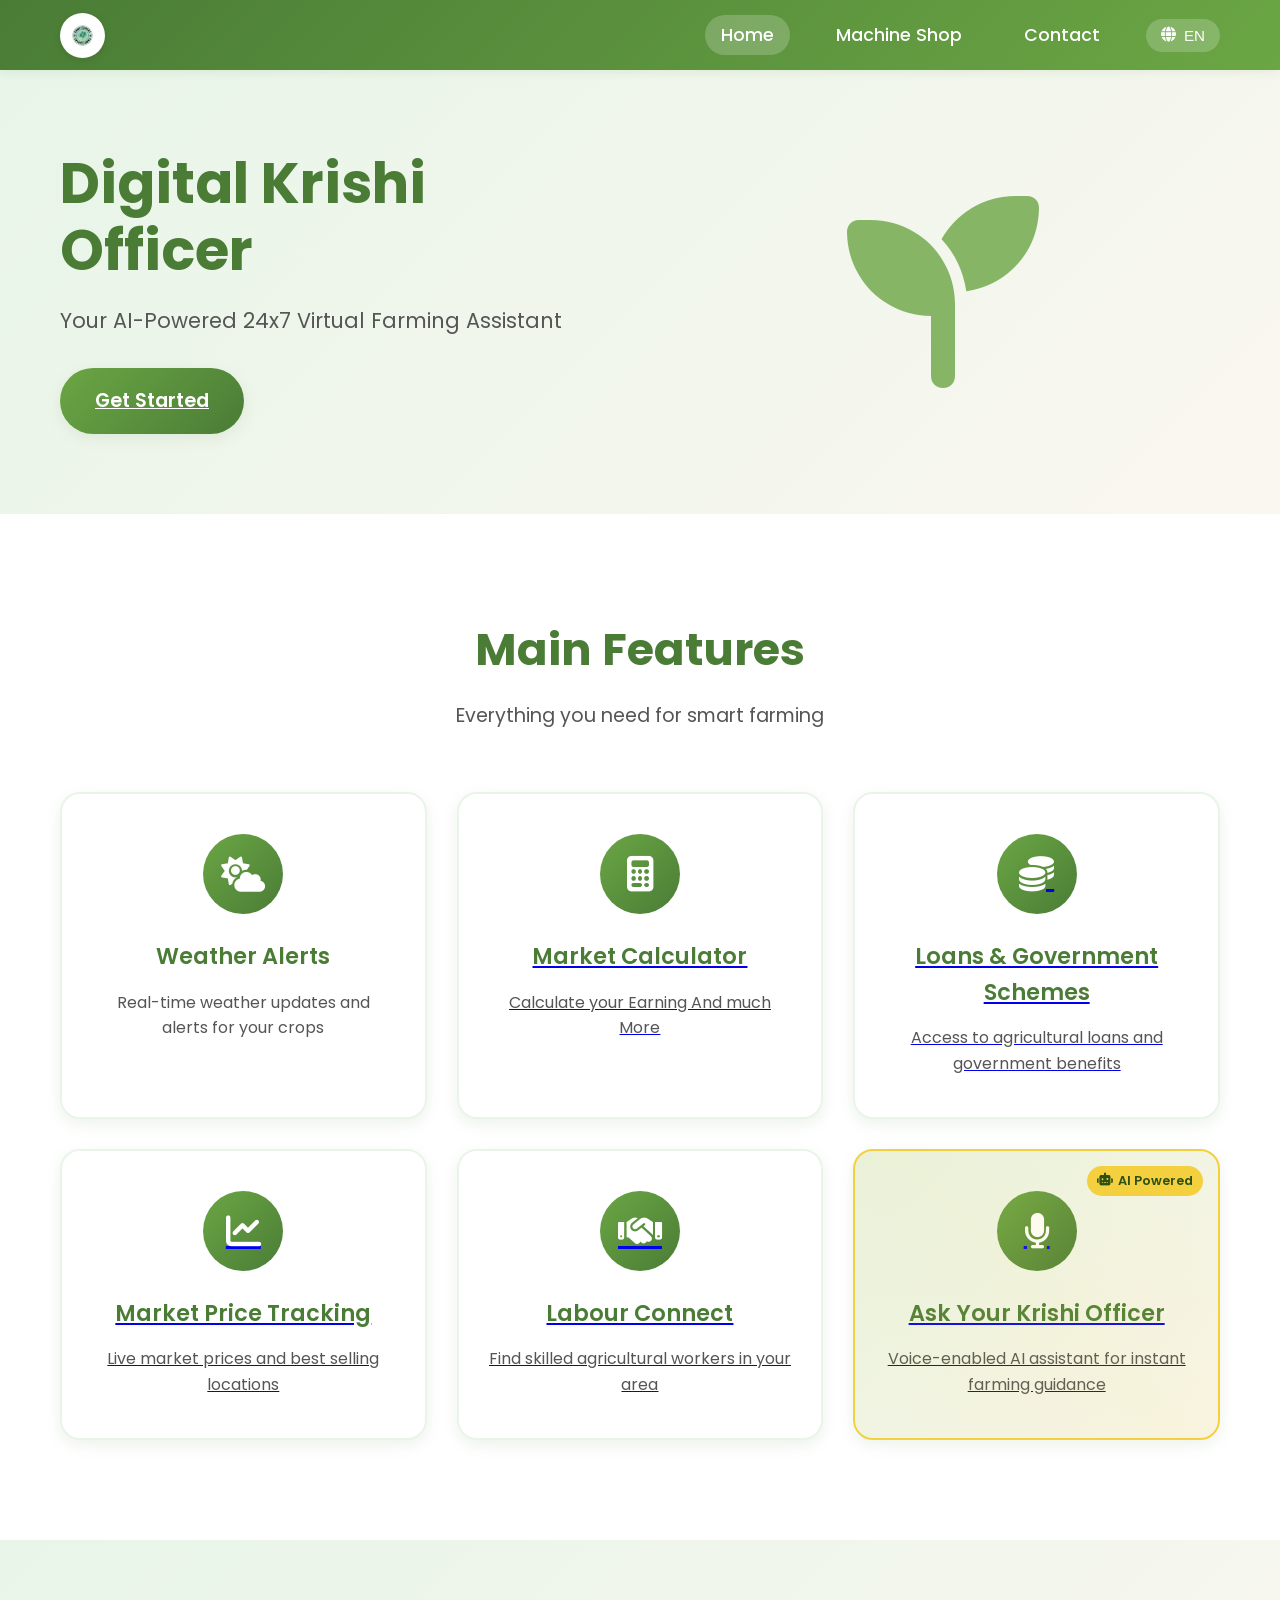
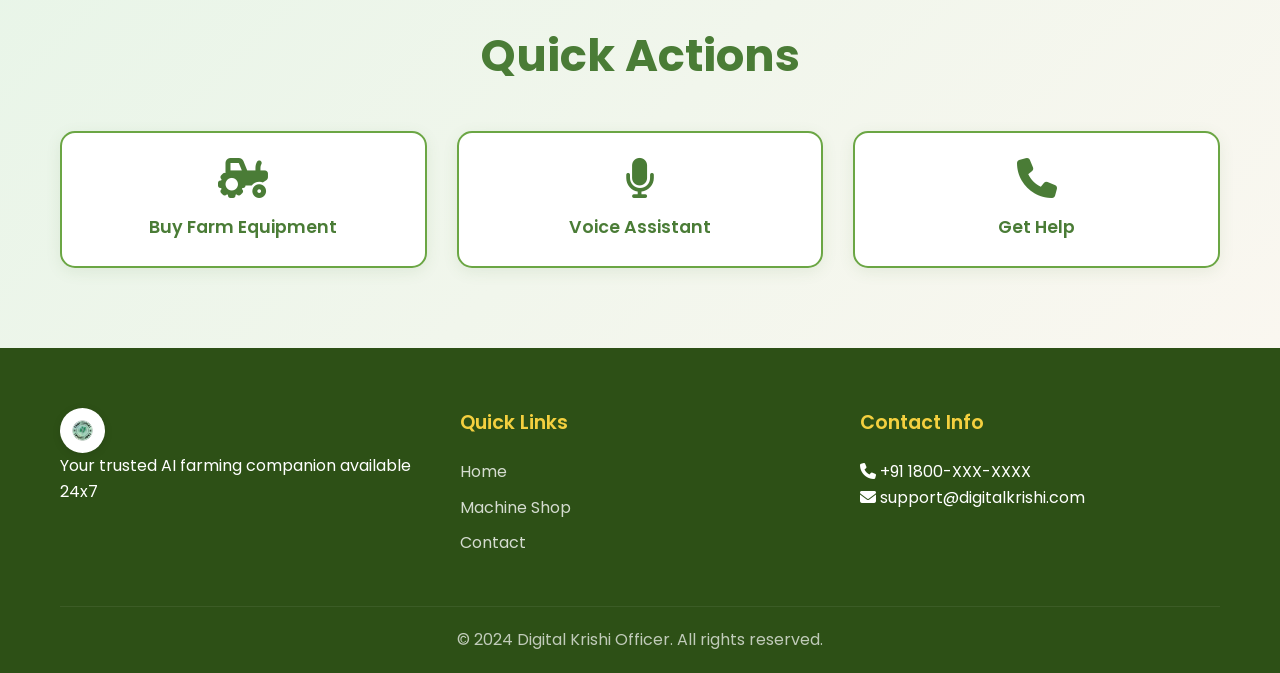
<file: index.html>
<!DOCTYPE html>
<html lang="en">
<head>
    <meta charset="UTF-8">
    <meta name="viewport" content="width=device-width, initial-scale=1.0">
    <title>Digital Krishi Officer - AI-Powered 24x7 Virtual Krishi Officer</title>
    <meta name="description" content="Digital Krishi Officer - Your AI-powered farming assistant providing 24x7 support for weather, pest control, loans, market prices and more">
    
    <!-- CSS -->
    <link rel="stylesheet" href="style.css">
    
    <!-- Font Awesome for Icons -->
    <link rel="stylesheet" href="https://cdn.jsdelivr.net/npm/@fortawesome/fontawesome-free@6.4.0/css/all.min.css">
    
    <!-- Google Fonts -->
    <link href="https://fonts.googleapis.com/css2?family=Poppins:wght@300;400;500;600;700&display=swap" rel="stylesheet">
</head>
<body>
    <!-- Header -->
    <header class="header">
        <nav class="nav-container">
            <div class="logo">
                <img src="logo.png" alt="Digital Krishi Officer Logo" class="logo-img">
                <span class="logo-text">Digital Krishi Officer</span>
            </div>
            
            <!-- Mobile Menu Toggle -->
            <button class="mobile-menu-toggle" id="mobileMenuToggle" aria-label="Toggle Menu">
                <span></span>
                <span></span>
                <span></span>
            </button>
            
            <!-- Navigation Menu -->
            <ul class="nav-menu" id="navMenu">
                <li><a href="index.html" class="nav-link active">Home</a></li>
                <li><a href="machine-shop.html" class="nav-link">Machine Shop</a></li>
                <li><a href="contact.html" class="nav-link">Contact</a></li>
                <li class="language-switcher">
                    <button id="languageBtn" class="lang-btn" aria-label="Change Language">
                        <i class="fas fa-globe"></i>
                        <span id="currentLang">EN</span>
                    </button>
                    <div class="lang-dropdown" id="langDropdown">
                        <button onclick="changeLanguage('en')" class="lang-option">English</button>
                        <button onclick="changeLanguage('hi')" class="lang-option">हिंदी</button>
                        <button onclick="changeLanguage('ml')" class="lang-option">മലയാളം</button>
                    </div>
                </li>
            </ul>
        </nav>
    </header>

    <!-- Main Content -->
    <main>
        <!-- Hero Section -->
        <section class="hero">
            <div class="hero-container">
                <div class="hero-content">
                    <h1 class="hero-title" data-en="Digital Krishi Officer" data-hi="डिजिटल कृषि अधिकारी" data-ml="ഡിജിറ്റൽ കൃഷി ഓഫീസർ">Digital Krishi Officer</h1>
                    <p class="hero-subtitle" data-en="Your AI-Powered 24x7 Virtual Farming Assistant" data-hi="आपका AI-संचालित 24x7 वर्चुअल कृषि सहायक" data-ml="നിങ്ങളുടെ AI- പവർഡ് 24x7 വെർച്വൽ ഫാമിംഗ് അസിസ്റ്റന്റ്">Your AI-Powered 24x7 Virtual Farming Assistant</p>
                    <a href="aibot.html" class="cta-button" data-en="Get Started" data-hi="शुरू करें" data-ml="ആരംഭിക്കുക">
                        <i class="fas fa-play"></i>
                        Get Started
                    </a>
                </div>
                <div class="hero-image">
                    <i class="fas fa-seedling hero-icon"></i>
                </div>
            </div>
        </section>

        <!-- Features Section -->
        <section class="features">
            <div class="container">
                <h2 class="section-title" data-en="Main Features" data-hi="मुख्य विशेषताएं" data-ml="പ്രധാന സവിശേഷതകൾ">Main Features</h2>
                <p class="section-subtitle" data-en="Everything you need for smart farming" data-hi="स्मार्ट खेती के लिए आपको जो कुछ भी चाहिए" data-ml="സ്മാർട്ട് കൃഷിക്ക് ആവശ്യമായതെല്ലാം">Everything you need for smart farming</p>
                
                <div class="features-grid">
                    <!-- Weather Alerts -->
                    <div class="feature-card" onclick="openFeature('weather')">
                        <div class="feature-icon">
                            <i class="fas fa-cloud-sun"></i>
                        </div>
                        <h3 class="feature-title" data-en="Weather Alerts" data-hi="मौसम अलर्ट" data-ml="കാലാവസ്ഥാ മുന്നറിയിപ്പുകൾ">Weather Alerts</h3>
                        <p class="feature-desc" data-en="Real-time weather updates and alerts for your crops" data-hi="आपकी फसलों के लिए वास्तविक समय मौसम अपडेट और अलर्ट" data-ml="നിങ്ങളുടെ വിളകൾക്കായുള്ള തത്സമയ കാലാവസ്ഥാ അപ്‌ഡേറ്റുകളും അലേർട്ടുകളും">Real-time weather updates and alerts for your crops</p>
                    </div>

                    <!-- Pest/Disease Control -->
                    
                    <a href="profit-calculator.html" class="feature-card" >
                        <div class="feature-icon">
                            <i class="fa-solid fa-calculator"></i>
                        </div>
                        <h3 class="feature-title" data-en="Market Calculator" data-hi="बाजार कैलकुलेटर" data-ml="മാർക്കറ്റ് കാൽക്കുലേറ്റർ">MARKET PRICE CALCULTOR</h3>
                        <p class="feature-desc" data-en="Calculate your Earning And much More" data-hi="अपनी कमाई की गणना करें और भी बहुत कुछ" data-ml="നിങ്ങളുടെ വരുമാനവും അതിലേറെയും കണക്കാക്കുക">Calculate your Earning And much More</p>
                    </a>

                    <!-- Loans & Schemes -->
                     <a href="loans.html" class= "feature-card">
    
                        <div class="feature-icon">
                            <i class="fas fa-coins"></i>
                        </div>
                        <h3 class="feature-title" data-en="Loans & Government Schemes" data-hi="ऋण और सरकारी योजनाएं" data-ml="വായ്പകളും സർക്കാർ പദ്ധതികളും">Loans & Government Schemes</h3>
                        <p class="feature-desc" data-en="Access to agricultural loans and government benefits" data-hi="कृषि ऋण और सरकारी लाभों तक पहुंच" data-ml="കാർഷിക വായ്പകളും സർക്കാർ ആനുകൂല്യങ്ങളും ലഭിക്കാനുള്ള സാധ്യത">Access to agricultural loans and government benefits</p>
                    </a>

                    <!-- Market Prices -->
                     <a href="marketprice.html" class="feature-card">
                    
                        <div class="feature-icon">
                            <i class="fas fa-chart-line"></i>
                        </div>
                        <h3 class="feature-title" data-en="Market Price Tracking" data-hi="बाजार मूल्य ट्रैकिंग" data-ml="മാർക്കറ്റ് വില ട്രാക്കിംഗ്">Market Price Tracking</h3>
                        <p class="feature-desc" data-en="Live market prices and best selling locations" data-hi="लाइव बाजार मूल्य और सर्वोत्तम बिक्री स्थान" data-ml="തത്സമയ വിപണി വിലകളും ഏറ്റവും കൂടുതൽ വിറ്റഴിക്കപ്പെടുന്ന സ്ഥലങ്ങളും">Live market prices and best selling locations</p>
                    </a>

                    <!-- Labour Connect -->
                     <a href="labour-connect.html" class="feature-card">
                    
                        <div class="feature-icon">
                            <i class="fas fa-handshake"></i>
                        </div>
                        <h3 class="feature-title" data-en="Labour Connect" data-hi="मजदूर कनेक्ट" data-ml="ലേബർ കണക്ട്">Labour Connect</h3>
                        <p class="feature-desc" data-en="Find skilled agricultural workers in your area" data-hi="अपने क्षेत्र में कुशल कृषि मजदूर खोजें" data-ml="നിങ്ങളുടെ പ്രദേശത്ത് വൈദഗ്ധ്യമുള്ള കാർഷിക തൊഴിലാളികളെ കണ്ടെത്തുക">Find skilled agricultural workers in your area</p>
                    </a>

                    <!-- AI Query Support -->
                     <a href="ask.html" class="feature-card ai-feature">
                    
                        <div class="feature-icon">
                            <i class="fas fa-microphone"></i>
                        </div>
                        <h3 class="feature-title" data-en="Ask Your Krishi Officer" data-hi="अपने कृषि अधिकारी से पूछें" data-ml="നിങ്ങളുടെ കൃഷി ഓഫീസറോട് ചോദിക്കൂ">Ask Your Krishi Officer</h3>
                        <p class="feature-desc" data-en="Voice-enabled AI assistant for instant farming guidance" data-hi="तुरंत कृषि मार्गदर्शन के लिए आवाज-सक्षम AI सहायक" data-ml="തൽക്ഷണ കൃഷി മാർഗ്ഗനിർദ്ദേശത്തിനായി വോയ്‌സ്-എനേബിൾഡ് AI അസിസ്റ്റന്റ്">Voice-enabled AI assistant for instant farming guidance</p>
                        <div class="ai-badge">
                            <i class="fas fa-robot"></i>
                            <span data-en="AI Powered" data-hi="AI संचालित" data-ml="AI പവർഡ്">AI Powered</span>
                        </div></a>
                    </div>
                </div>
            </div>
        </section>

        <!-- Quick Actions -->
        <section class="quick-actions">
            <div class="container">
                <h2 class="section-title" data-en="Quick Actions" data-hi="त्वरित कार्य" data-ml="ദ്രുത പ്രവർത്തനങ്ങൾ">Quick Actions</h2>
                <div class="actions-grid">
                    <a href="machine-shop.html" class="action-btn">
                        <i class="fas fa-tractor"></i>
                        <span data-en="Buy Farm Equipment" data-hi="कृषि उपकरण खरीदें" data-ml="കാർഷിക ഉപകരണങ്ങൾ വാങ്ങുക">Buy Farm Equipment</span>
                    </a>
                    <a href="ask.html" class="action-btn">
                        <i class="fas fa-microphone"></i>
                        <span data-en="Voice Assistant" data-hi="आवाज सहायक" data-ml="വോയ്സ് അസിസ്റ്റൻ്റ്">Voice Assistant</span>
                    </a>
                    <a href="contact.html" class="action-btn">
                        <i class="fas fa-phone"></i>
                        <span data-en="Get Help" data-hi="सहायता प्राप्त करें" data-ml="സഹായം നേടുക">Get Help</span>
                    </a>
                </div>
            </div>
        </section>
    </main>

    <!-- Footer -->
    <footer class="footer">
        <div class="container">
            <div class="footer-content">
                <div class="footer-section">
                    <div class="logo">
                        <img src="logo.png" alt="Digital Krishi Officer Logo" class="logo-img">
                        <span class="logo-text">Digital Krishi Officer</span>
                    </div>
                    <p data-en="Your trusted AI farming companion available 24x7" data-hi="आपका विश्वसनीय AI कृषि साथी 24x7 उपलब्ध" data-ml="നിങ്ങളുടെ വിശ്വസ്ത AI കൃഷി കൂട്ടാളി 24x7 ലഭ്യമാണ്">Your trusted AI farming companion available 24x7</p>
                </div>
                
                <div class="footer-section">
                    <h4 data-en="Quick Links" data-hi="त्वरित लिंक" data-ml="ദ്രുത ലിങ്കുകൾ">Quick Links</h4>
                    <ul>
                        <li><a href="index.html" data-en="Home" data-hi="होम" data-ml="വീട്">Home</a></li>
                        <li><a href="machine-shop.html" data-en="Machine Shop" data-hi="मशीन शॉप" data-ml="മെഷീൻ ഷോപ്പ്">Machine Shop</a></li>
                        <li><a href="contact.html" data-en="Contact" data-hi="संपर्क" data-ml="ബന്ധപ്പെടുക">Contact</a></li>
                    </ul>
                </div>
                
                <div class="footer-section">
                    <h4 data-en="Contact Info" data-hi="संपर्क जानकारी" data-ml="ബന്ധപ്പെടാനുള്ള വിവരം">Contact Info</h4>
                    <p><i class="fas fa-phone"></i> +91 1800-XXX-XXXX</p>
                    <p><i class="fas fa-envelope"></i> support@digitalkrishi.com</p>
                </div>
            </div>
            
            <div class="footer-bottom">
                <p data-en="© 2024 Digital Krishi Officer. All rights reserved." data-hi="© 2024 डिजिटल कृषि अधिकारी। सभी अधिकार सुरक्षित।" data-ml="© 2024 ഡിജിറ്റൽ കൃഷി ഓഫീസർ. എല്ലാ അവകാശങ്ങളും നിക്ഷിപ്തം.">© 2024 Digital Krishi Officer. All rights reserved.</p>
            </div>
        </div>
    </footer>

    <!-- JavaScript -->
    <script src="main.js"></script>
</body>
</html>
</file>
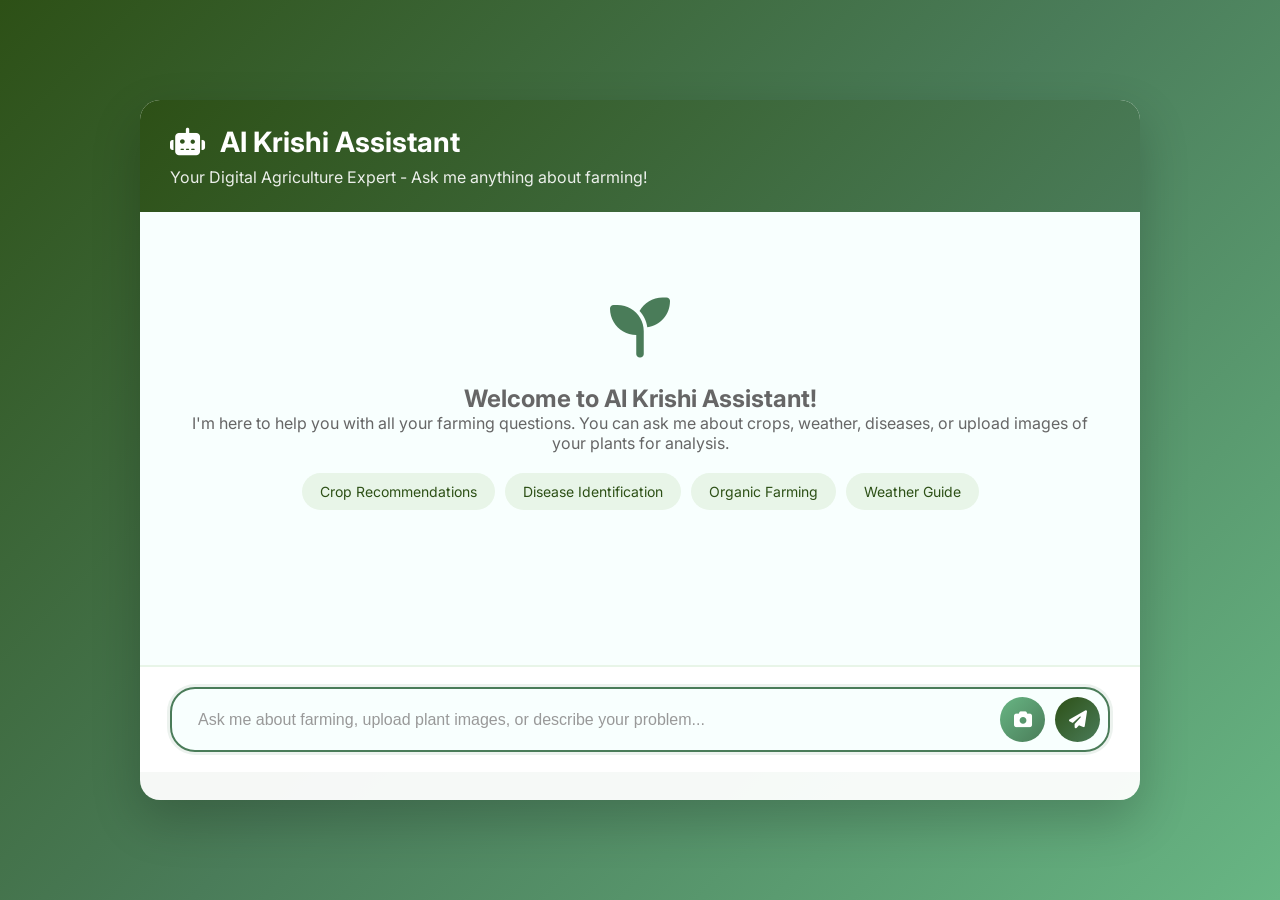
<file: ai-chatbot.html>
<!DOCTYPE html>
<html lang="en">
<head>
    <meta charset="UTF-8">
    <meta name="viewport" content="width=device-width, initial-scale=1.0">
    <title>AI Krishi Assistant - Digital Krishi Officer</title>
    <link href="https://fonts.googleapis.com/css2?family=Inter:wght@300;400;500;600;700&display=swap" rel="stylesheet">
    <link rel="stylesheet" href="https://cdn.jsdelivr.net/npm/@fortawesome/fontawesome-free@6.4.0/css/all.min.css">
    <style>
        * {
            margin: 0;
            padding: 0;
            box-sizing: border-box;
        }

        body {
            font-family: 'Inter', sans-serif;
            background: linear-gradient(135deg, #2d5016 0%, #4a7c59 50%, #68b684 100%);
            min-height: 100vh;
            display: flex;
            align-items: center;
            justify-content: center;
            padding: 20px;
        }

        .container {
            width: 100%;
            max-width: 1000px;
            height: 700px;
            background: rgba(255, 255, 255, 0.95);
            border-radius: 20px;
            box-shadow: 0 20px 50px rgba(0, 0, 0, 0.2);
            overflow: hidden;
            position: relative;
            animation: slideUp 0.8s ease-out;
        }

        @keyframes slideUp {
            from {
                opacity: 0;
                transform: translateY(50px);
            }
            to {
                opacity: 1;
                transform: translateY(0);
            }
        }

        .header {
            background: linear-gradient(135deg, #2d5016, #4a7c59);
            color: white;
            padding: 25px 30px;
            position: relative;
            overflow: hidden;
        }

        .header::before {
            content: '';
            position: absolute;
            top: 0;
            left: -100%;
            width: 100%;
            height: 100%;
            background: linear-gradient(90deg, transparent, rgba(255,255,255,0.1), transparent);
            animation: shimmer 3s infinite;
        }

        @keyframes shimmer {
            to {
                left: 100%;
            }
        }

        .header h1 {
            font-size: 28px;
            font-weight: 700;
            margin-bottom: 8px;
            display: flex;
            align-items: center;
            gap: 15px;
        }

        .header .subtitle {
            font-size: 16px;
            opacity: 0.9;
            font-weight: 400;
        }

        .chat-container {
            height: calc(100% - 140px);
            display: flex;
            flex-direction: column;
        }

        .chat-messages {
            flex: 1;
            padding: 30px;
            overflow-y: auto;
            background: #f8fffe;
        }

        .message {
            margin-bottom: 20px;
            animation: messageSlide 0.5s ease-out;
        }

        @keyframes messageSlide {
            from {
                opacity: 0;
                transform: translateX(-20px);
            }
            to {
                opacity: 1;
                transform: translateX(0);
            }
        }

        .message.user {
            text-align: right;
        }

        .message.user .message-slide {
            animation: messageSlideRight 0.5s ease-out;
        }

        @keyframes messageSlideRight {
            from {
                opacity: 0;
                transform: translateX(20px);
            }
            to {
                opacity: 1;
                transform: translateX(0);
            }
        }

        .message-bubble {
            display: inline-block;
            max-width: 70%;
            padding: 15px 20px;
            border-radius: 20px;
            word-wrap: break-word;
            position: relative;
        }

        .message.user .message-bubble {
            background: linear-gradient(135deg, #4a7c59, #2d5016);
            color: white;
            border-bottom-right-radius: 5px;
        }

        .message.bot .message-bubble {
            background: white;
            color: #333;
            border: 2px solid #e8f5e8;
            border-bottom-left-radius: 5px;
            box-shadow: 0 3px 10px rgba(0, 0, 0, 0.1);
        }

        .message-time {
            font-size: 12px;
            opacity: 0.7;
            margin-top: 5px;
        }

        .image-preview {
            max-width: 100%;
            border-radius: 10px;
            margin-top: 10px;
            box-shadow: 0 3px 10px rgba(0, 0, 0, 0.2);
            transition: transform 0.3s ease;
        }

        .image-preview:hover {
            transform: scale(1.02);
        }

        .input-container {
            padding: 20px 30px;
            background: white;
            border-top: 2px solid #e8f5e8;
            position: relative;
        }

        .input-wrapper {
            display: flex;
            align-items: center;
            gap: 15px;
            background: #f8fffe;
            border: 2px solid #e8f5e8;
            border-radius: 25px;
            padding: 8px;
            transition: all 0.3s ease;
        }

        .input-wrapper:focus-within {
            border-color: #4a7c59;
            box-shadow: 0 0 0 3px rgba(74, 124, 89, 0.1);
        }

        .message-input {
            flex: 1;
            padding: 12px 18px;
            border: none;
            background: transparent;
            font-size: 16px;
            color: #333;
            outline: none;
        }

        .message-input::placeholder {
            color: #999;
        }

        .input-actions {
            display: flex;
            align-items: center;
            gap: 10px;
        }

        .file-input-wrapper {
            position: relative;
            overflow: hidden;
            cursor: pointer;
        }

        .file-input {
            position: absolute;
            opacity: 0;
            width: 100%;
            height: 100%;
            cursor: pointer;
        }

        .upload-btn, .send-btn {
            width: 45px;
            height: 45px;
            border: none;
            border-radius: 50%;
            cursor: pointer;
            display: flex;
            align-items: center;
            justify-content: center;
            font-size: 18px;
            transition: all 0.3s ease;
            position: relative;
            overflow: hidden;
        }

        .upload-btn {
            background: linear-gradient(135deg, #68b684, #4a7c59);
            color: white;
        }

        .send-btn {
            background: linear-gradient(135deg, #2d5016, #4a7c59);
            color: white;
        }

        .upload-btn:hover, .send-btn:hover {
            transform: scale(1.1);
            box-shadow: 0 5px 15px rgba(0, 0, 0, 0.2);
        }

        .upload-btn:active, .send-btn:active {
            transform: scale(0.95);
        }

        .typing-indicator {
            display: none;
            padding: 15px 20px;
            background: white;
            border: 2px solid #e8f5e8;
            border-radius: 20px;
            border-bottom-left-radius: 5px;
            max-width: 70%;
            box-shadow: 0 3px 10px rgba(0, 0, 0, 0.1);
        }

        .typing-dots {
            display: flex;
            gap: 5px;
        }

        .typing-dot {
            width: 8px;
            height: 8px;
            border-radius: 50%;
            background: #4a7c59;
            animation: typingBounce 1.4s infinite;
        }

        .typing-dot:nth-child(2) {
            animation-delay: 0.2s;
        }

        .typing-dot:nth-child(3) {
            animation-delay: 0.4s;
        }

        @keyframes typingBounce {
            0%, 60%, 100% {
                transform: translateY(0);
            }
            30% {
                transform: translateY(-10px);
            }
        }

        .welcome-message {
            text-align: center;
            padding: 50px 20px;
            color: #666;
        }

        .welcome-icon {
            font-size: 60px;
            color: #4a7c59;
            margin-bottom: 20px;
            animation: pulse 2s infinite;
        }

        @keyframes pulse {
            0%, 100% {
                transform: scale(1);
            }
            50% {
                transform: scale(1.05);
            }
        }

        .suggestions {
            display: flex;
            flex-wrap: wrap;
            gap: 10px;
            margin-top: 20px;
            justify-content: center;
        }

        .suggestion-chip {
            background: #e8f5e8;
            color: #2d5016;
            padding: 8px 16px;
            border-radius: 20px;
            cursor: pointer;
            transition: all 0.3s ease;
            font-size: 14px;
            border: 2px solid transparent;
        }

        .suggestion-chip:hover {
            background: #4a7c59;
            color: white;
            transform: translateY(-2px);
        }

        .floating-particles {
            position: absolute;
            top: 0;
            left: 0;
            width: 100%;
            height: 100%;
            pointer-events: none;
            overflow: hidden;
        }

        .particle {
            position: absolute;
            width: 4px;
            height: 4px;
            background: rgba(255, 255, 255, 0.3);
            border-radius: 50%;
            animation: float 6s infinite linear;
        }

        @keyframes float {
            0% {
                transform: translateY(100vh) rotate(0deg);
                opacity: 0;
            }
            10% {
                opacity: 1;
            }
            90% {
                opacity: 1;
            }
            100% {
                transform: translateY(-100px) rotate(360deg);
                opacity: 0;
            }
        }

        /* Responsive Design */
        @media (max-width: 768px) {
            .container {
                height: 100vh;
                border-radius: 0;
                max-width: 100%;
            }

            .header {
                padding: 20px;
            }

            .header h1 {
                font-size: 24px;
            }

            .chat-messages {
                padding: 20px;
            }

            .message-bubble {
                max-width: 85%;
            }

            .input-container {
                padding: 15px 20px;
            }

            .welcome-message {
                padding: 30px 20px;
            }

            .welcome-icon {
                font-size: 50px;
            }
        }

        /* Custom Scrollbar */
        .chat-messages::-webkit-scrollbar {
            width: 6px;
        }

        .chat-messages::-webkit-scrollbar-track {
            background: #f1f1f1;
        }

        .chat-messages::-webkit-scrollbar-thumb {
            background: #4a7c59;
            border-radius: 10px;
        }

        .chat-messages::-webkit-scrollbar-thumb:hover {
            background: #2d5016;
        }
    </style>
</head>
<body>
    <div class="container">
        <div class="floating-particles" id="particles"></div>
        
        <header class="header">
            <h1>
                <i class="fas fa-robot"></i>
                AI Krishi Assistant
            </h1>
            <div class="subtitle">Your Digital Agriculture Expert - Ask me anything about farming!</div>
        </header>

        <div class="chat-container">
            <div class="chat-messages" id="chatMessages">
                <div class="welcome-message">
                    <div class="welcome-icon">
                        <i class="fas fa-seedling"></i>
                    </div>
                    <h2>Welcome to AI Krishi Assistant!</h2>
                    <p>I'm here to help you with all your farming questions. You can ask me about crops, weather, diseases, or upload images of your plants for analysis.</p>
                    
                    <div class="suggestions">
                        <div class="suggestion-chip" onclick="sendSuggestion('What crops should I plant this season?')">
                            Crop Recommendations
                        </div>
                        <div class="suggestion-chip" onclick="sendSuggestion('How to identify plant diseases?')">
                            Disease Identification
                        </div>
                        <div class="suggestion-chip" onclick="sendSuggestion('Best farming practices for organic farming')">
                            Organic Farming
                        </div>
                        <div class="suggestion-chip" onclick="sendSuggestion('Weather prediction for farming')">
                            Weather Guide
                        </div>
                    </div>
                </div>

                <div class="typing-indicator" id="typingIndicator">
                    <div class="typing-dots">
                        <div class="typing-dot"></div>
                        <div class="typing-dot"></div>
                        <div class="typing-dot"></div>
                    </div>
                </div>
            </div>

            <div class="input-container">
                <div class="input-wrapper">
                    <input 
                        type="text" 
                        class="message-input" 
                        id="messageInput" 
                        placeholder="Ask me about farming, upload plant images, or describe your problem..."
                        onkeypress="handleKeyPress(event)"
                    >
                    <div class="input-actions">
                        <div class="file-input-wrapper">
                            <button class="upload-btn" title="Upload Image">
                                <i class="fas fa-camera"></i>
                            </button>
                            <input 
                                type="file" 
                                class="file-input" 
                                id="fileInput" 
                                accept="image/*" 
                                onchange="handleFileUpload(event)"
                            >
                        </div>
                        <button class="send-btn" onclick="sendMessage()" title="Send Message">
                            <i class="fas fa-paper-plane"></i>
                        </button>
                    </div>
                </div>
            </div>
        </div>
    </div>

    <script>
        // Initialize particles animation
        function createParticles() {
            const particlesContainer = document.getElementById('particles');
            const particleCount = 20;

            for (let i = 0; i < particleCount; i++) {
                const particle = document.createElement('div');
                particle.className = 'particle';
                particle.style.left = Math.random() * 100 + '%';
                particle.style.animationDelay = Math.random() * 6 + 's';
                particle.style.animationDuration = (Math.random() * 3 + 3) + 's';
                particlesContainer.appendChild(particle);
            }
        }

        // Chat functionality
        let isFirstMessage = true;

        function getCurrentTime() {
            return new Date().toLocaleTimeString([], { hour: '2-digit', minute: '2-digit' });
        }

        function clearWelcomeMessage() {
            if (isFirstMessage) {
                const welcomeMessage = document.querySelector('.welcome-message');
                if (welcomeMessage) {
                    welcomeMessage.style.animation = 'fadeOut 0.3s ease-out forwards';
                    setTimeout(() => {
                        welcomeMessage.remove();
                    }, 300);
                }
                isFirstMessage = false;
            }
        }

        function addMessage(content, sender, imageUrl = null) {
            clearWelcomeMessage();
            
            const chatMessages = document.getElementById('chatMessages');
            const messageDiv = document.createElement('div');
            messageDiv.className = `message ${sender}`;
            
            let imageHTML = '';
            if (imageUrl) {
                imageHTML = `<img src="${imageUrl}" alt="Uploaded image" class="image-preview">`;
            }
            
            messageDiv.innerHTML = `
                <div class="message-slide">
                    <div class="message-bubble">
                        ${content}
                        ${imageHTML}
                    </div>
                    <div class="message-time">${getCurrentTime()}</div>
                </div>
            `;
            
            chatMessages.appendChild(messageDiv);
            chatMessages.scrollTop = chatMessages.scrollHeight;
        }

        function showTypingIndicator() {
            const typingIndicator = document.getElementById('typingIndicator');
            typingIndicator.style.display = 'block';
            const chatMessages = document.getElementById('chatMessages');
            chatMessages.scrollTop = chatMessages.scrollHeight;
        }

        function hideTypingIndicator() {
            const typingIndicator = document.getElementById('typingIndicator');
            typingIndicator.style.display = 'none';
        }

        function generateBotResponse(userMessage, hasImage = false) {
            const responses = {
                crop: [
                    "Based on your location and season, I recommend considering crops like wheat, rice, or corn. The soil type and climate conditions are crucial factors. Would you like specific recommendations for your area?",
                    "For this season, legumes like beans and peas are excellent choices as they fix nitrogen in the soil. What's your soil type and rainfall pattern?",
                ],
                disease: [
                    "Plant diseases can be identified by symptoms like yellowing leaves, spots, wilting, or unusual growth. Could you describe what you're observing or upload an image?",
                    "Common signs include leaf discoloration, stunted growth, and pest damage. Early detection is key for effective treatment.",
                ],
                weather: [
                    "Weather patterns significantly impact farming decisions. I can help you understand optimal planting times, irrigation needs, and harvest timing based on weather forecasts.",
                    "Monitoring temperature, rainfall, and humidity helps in planning farming activities. What specific weather information do you need?",
                ],
                organic: [
                    "Organic farming focuses on natural methods like composting, crop rotation, and biological pest control. It's sustainable and produces healthier crops.",
                    "Key practices include using organic fertilizers, avoiding synthetic pesticides, and maintaining soil health through natural methods.",
                ],
                image: [
                    "I can see the image you've uploaded! Based on what I observe, this appears to be related to plant health. Let me analyze the visual symptoms and provide recommendations.",
                    "Thank you for sharing the image. I can help identify potential issues and suggest appropriate treatments or care methods.",
                ],
                default: [
                    "That's a great question about farming! I'm here to help with crop management, disease identification, weather planning, and sustainable farming practices. Could you provide more details?",
                    "I'd be happy to assist you with your agricultural needs. Whether it's about planting, harvesting, pest control, or soil management, I'm here to help!",
                ]
            };

            if (hasImage) {
                return responses.image[Math.floor(Math.random() * responses.image.length)];
            }

            const message = userMessage.toLowerCase();
            if (message.includes('crop') || message.includes('plant') || message.includes('seed')) {
                return responses.crop[Math.floor(Math.random() * responses.crop.length)];
            } else if (message.includes('disease') || message.includes('pest') || message.includes('problem')) {
                return responses.disease[Math.floor(Math.random() * responses.disease.length)];
            } else if (message.includes('weather') || message.includes('rain') || message.includes('season')) {
                return responses.weather[Math.floor(Math.random() * responses.weather.length)];
            } else if (message.includes('organic') || message.includes('natural') || message.includes('sustainable')) {
                return responses.organic[Math.floor(Math.random() * responses.organic.length)];
            } else {
                return responses.default[Math.floor(Math.random() * responses.default.length)];
            }
        }

        function sendMessage() {
            const messageInput = document.getElementById('messageInput');
            const message = messageInput.value.trim();
            
            if (!message) return;
            
            addMessage(message, 'user');
            messageInput.value = '';
            
            // Show typing indicator
            showTypingIndicator();
            
            // Simulate bot response after delay
            setTimeout(() => {
                hideTypingIndicator();
                const botResponse = generateBotResponse(message);
                addMessage(botResponse, 'bot');
            }, 1500 + Math.random() * 1000);
        }

        function sendSuggestion(suggestion) {
            const messageInput = document.getElementById('messageInput');
            messageInput.value = suggestion;
            sendMessage();
        }

        function handleKeyPress(event) {
            if (event.key === 'Enter') {
                sendMessage();
            }
        }

        function handleFileUpload(event) {
            const file = event.target.files[0];
            if (!file) return;
            
            if (!file.type.startsWith('image/')) {
                alert('Please upload an image file only.');
                return;
            }
            
            const reader = new FileReader();
            reader.onload = function(e) {
                const imageUrl = e.target.result;
                addMessage('I\'ve uploaded an image for analysis. Can you help me identify any issues?', 'user', imageUrl);
                
                // Show typing indicator
                showTypingIndicator();
                
                // Simulate bot response for image analysis
                setTimeout(() => {
                    hideTypingIndicator();
                    const botResponse = generateBotResponse('', true);
                    addMessage(botResponse, 'bot');
                }, 2000 + Math.random() * 1000);
            };
            reader.readAsDataURL(file);
            
            // Clear the file input
            event.target.value = '';
        }

        // Add CSS animation for fade out
        const style = document.createElement('style');
        style.textContent = `
            @keyframes fadeOut {
                from { opacity: 1; transform: translateY(0); }
                to { opacity: 0; transform: translateY(-20px); }
            }
        `;
        document.head.appendChild(style);

        // Initialize the application
        document.addEventListener('DOMContentLoaded', function() {
            createParticles();
            
            // Focus on input
            document.getElementById('messageInput').focus();
        });

        // Add some interactive effects
        document.querySelectorAll('.upload-btn, .send-btn').forEach(btn => {
            btn.addEventListener('mouseenter', function() {
                this.style.transform = 'scale(1.1)';
            });
            
            btn.addEventListener('mouseleave', function() {
                this.style.transform = 'scale(1)';
            });
        });
    </script>
</body>
</html>
</file>
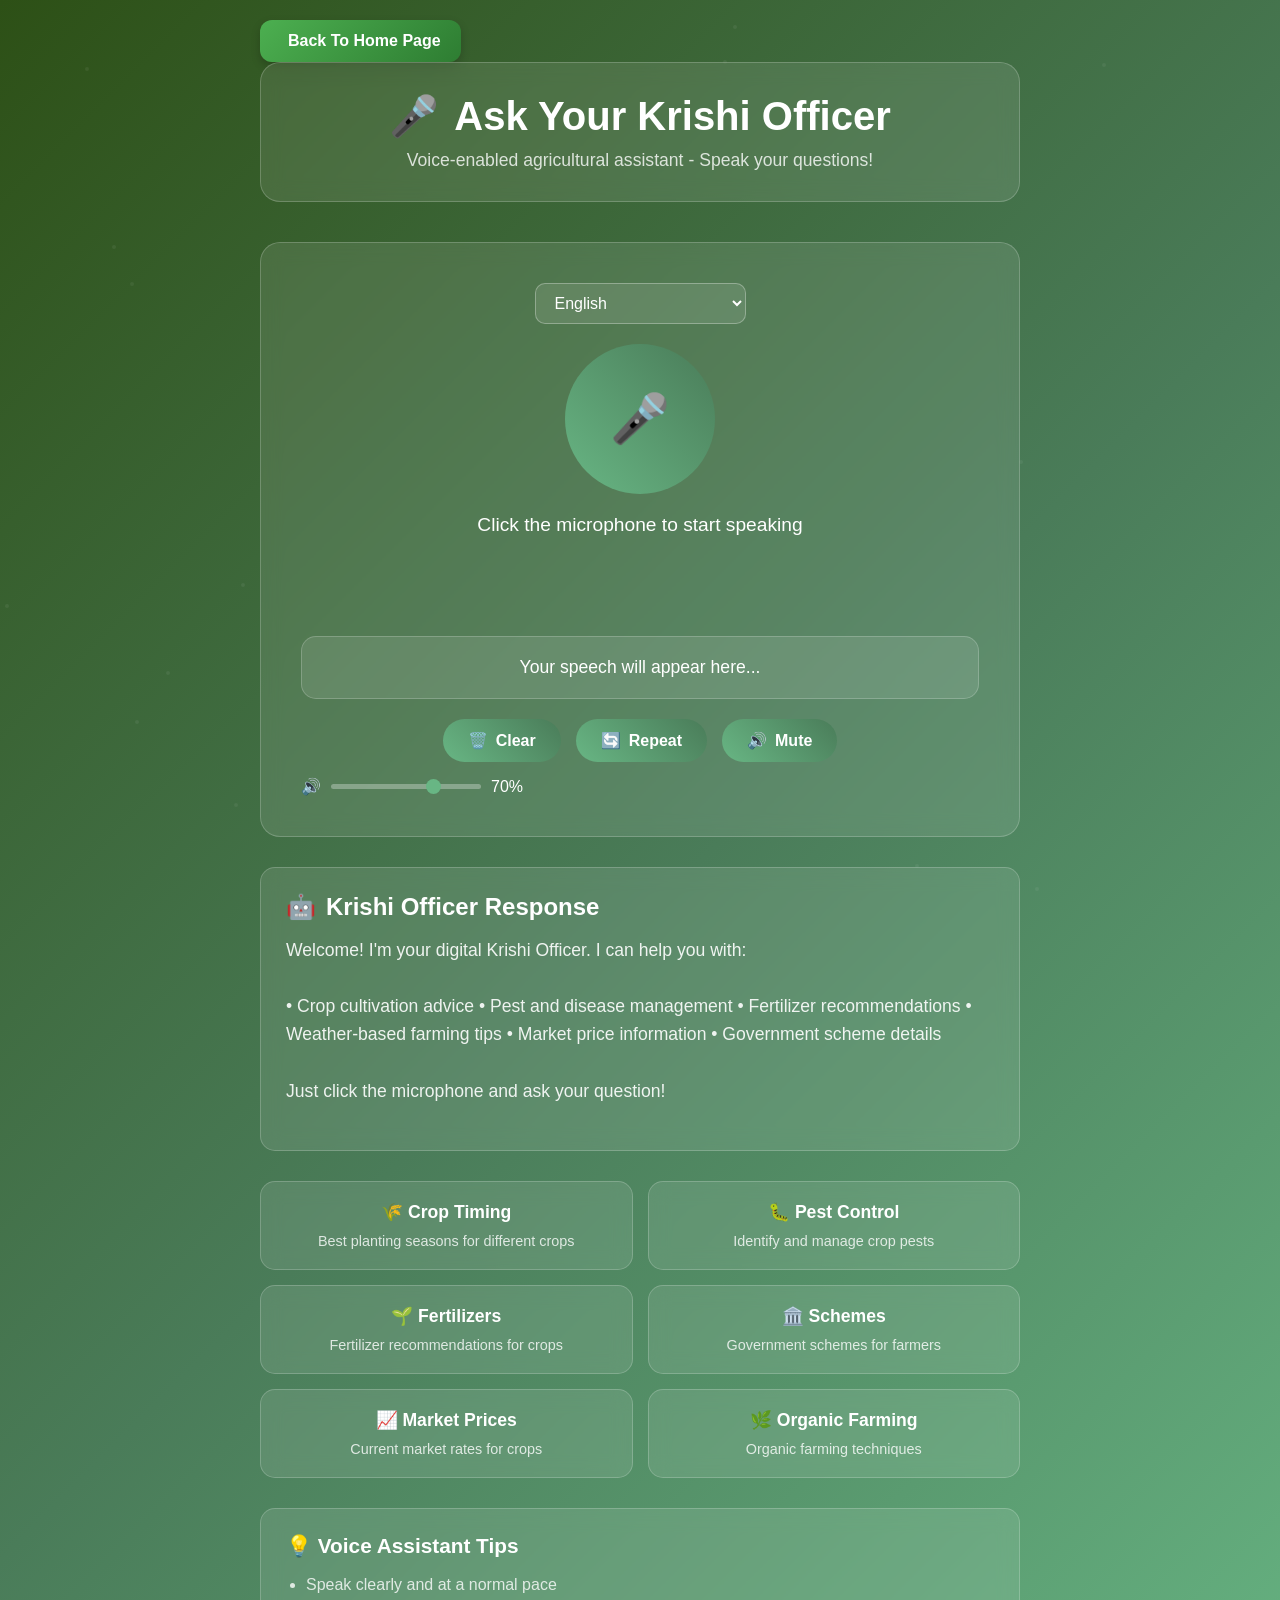
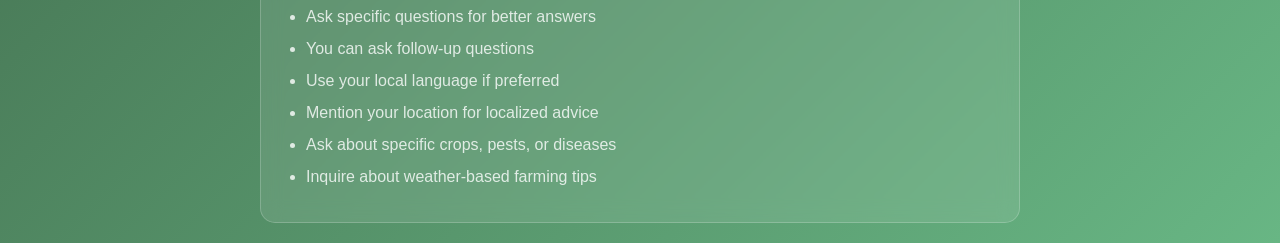
<file: ask.html>
<!DOCTYPE html>
<html lang="en">
<head>
    <meta charset="UTF-8">
    <meta name="viewport" content="width=device-width, initial-scale=1.0">
    <title>Digital Krishi Officer - Voice Assistant</title>
    <style>
        * {
            margin: 0;
            padding: 0;
            box-sizing: border-box;
        }

        body {
            font-family: 'Segoe UI', Tahoma, Geneva, Verdana, sans-serif;
            background: linear-gradient(135deg, #2d5016 0%, #4a7c59 50%, #68b684 100%);
            min-height: 100vh;
            position: relative;
            overflow-x: hidden;
        }

        /* Animated Background */
        .background-animation {
            position: fixed;
            width: 100%;
            height: 100%;
            top: 0;
            left: 0;
            z-index: -1;
            opacity: 0.1;
        }

        .particle {
            position: absolute;
            width: 4px;
            height: 4px;
            background: rgba(255, 255, 255, 0.6);
            border-radius: 50%;
            animation: float 6s ease-in-out infinite;
        }

        @keyframes float {
            0%, 100% { transform: translateY(0px) rotate(0deg); }
            50% { transform: translateY(-20px) rotate(180deg); }
        }

        .container {
            max-width: 800px;
            margin: 0 auto;
            padding: 20px;
            animation: slideUp 0.8s ease-out;
        }

        @keyframes slideUp {
            from { opacity: 0; transform: translateY(50px); }
            to { opacity: 1; transform: translateY(0); }
        }

        .header {
            text-align: center;
            margin-bottom: 40px;
            background: rgba(255, 255, 255, 0.1);
            backdrop-filter: blur(10px);
            border-radius: 20px;
            padding: 30px;
            border: 1px solid rgba(255, 255, 255, 0.2);
            animation: shimmer 3s ease-in-out infinite;
        }

        @keyframes shimmer {
            0%, 100% { box-shadow: 0 0 20px rgba(255, 255, 255, 0.1); }
            50% { box-shadow: 0 0 40px rgba(255, 255, 255, 0.3); }
        }

        .header h1 {
            color: white;
            font-size: 2.5rem;
            margin-bottom: 10px;
            display: flex;
            align-items: center;
            justify-content: center;
            gap: 15px;
        }

        .voice-interface {
            background: rgba(255, 255, 255, 0.1);
            backdrop-filter: blur(10px);
            border-radius: 20px;
            padding: 40px;
            margin-bottom: 30px;
            border: 1px solid rgba(255, 255, 255, 0.2);
            text-align: center;
        }

        .voice-button {
            width: 150px;
            height: 150px;
            border-radius: 50%;
            background: linear-gradient(45deg, #68b684, #4a7c59);
            border: none;
            cursor: pointer;
            display: flex;
            align-items: center;
            justify-content: center;
            font-size: 3rem;
            color: white;
            margin: 0 auto 20px;
            transition: all 0.3s ease;
            position: relative;
            overflow: hidden;
        }

        .voice-button:hover {
            transform: scale(1.1);
            box-shadow: 0 15px 35px rgba(0, 0, 0, 0.3);
        }

        .voice-button.listening {
            animation: pulse 1.5s ease-in-out infinite;
        }

        .voice-button.listening::before {
            content: '';
            position: absolute;
            top: -5px;
            left: -5px;
            right: -5px;
            bottom: -5px;
            border-radius: 50%;
            border: 3px solid rgba(255, 255, 255, 0.3);
            animation: ripple 1.5s ease-in-out infinite;
        }

        @keyframes pulse {
            0%, 100% { transform: scale(1); }
            50% { transform: scale(1.1); }
        }

        @keyframes ripple {
            0% {
                transform: scale(0.8);
                opacity: 1;
            }
            100% {
                transform: scale(1.4);
                opacity: 0;
            }
        }

        .voice-status {
            color: white;
            font-size: 1.2rem;
            margin-bottom: 20px;
            font-weight: 500;
        }

        .voice-transcript {
            background: rgba(255, 255, 255, 0.1);
            border-radius: 15px;
            padding: 20px;
            margin: 20px 0;
            color: white;
            font-size: 1.1rem;
            min-height: 60px;
            display: flex;
            align-items: center;
            justify-content: center;
            border: 1px solid rgba(255, 255, 255, 0.2);
        }

        .language-selector {
            margin-bottom: 20px;
        }

        .language-selector select {
            padding: 10px 15px;
            border: 1px solid rgba(255, 255, 255, 0.3);
            border-radius: 10px;
            background: rgba(255, 255, 255, 0.1);
            color: white;
            font-size: 16px;
        }

        .response-area {
            background: rgba(255, 255, 255, 0.1);
            backdrop-filter: blur(10px);
            border-radius: 15px;
            padding: 25px;
            margin-bottom: 30px;
            border: 1px solid rgba(255, 255, 255, 0.2);
        }

        .response-area h3 {
            color: white;
            font-size: 1.5rem;
            margin-bottom: 15px;
            display: flex;
            align-items: center;
            gap: 10px;
        }

        .response-text {
            color: rgba(255, 255, 255, 0.9);
            font-size: 1.1rem;
            line-height: 1.6;
            margin-bottom: 20px;
        }

        .quick-questions {
            display: grid;
            grid-template-columns: repeat(auto-fit, minmax(250px, 1fr));
            gap: 15px;
            margin-bottom: 30px;
        }

        .question-card {
            background: rgba(255, 255, 255, 0.1);
            backdrop-filter: blur(10px);
            border-radius: 15px;
            padding: 20px;
            border: 1px solid rgba(255, 255, 255, 0.2);
            cursor: pointer;
            transition: all 0.3s ease;
            text-align: center;
        }

        .question-card:hover {
            transform: translateY(-5px);
            box-shadow: 0 10px 25px rgba(0, 0, 0, 0.3);
            background: rgba(255, 255, 255, 0.2);
        }

        .question-card h4 {
            color: white;
            font-size: 1.1rem;
            margin-bottom: 10px;
        }

        .question-card p {
            color: rgba(255, 255, 255, 0.8);
            font-size: 0.9rem;
        }

        .controls {
            display: flex;
            justify-content: center;
            gap: 15px;
            margin-top: 20px;
            flex-wrap: wrap;
        }

        .btn {
            background: linear-gradient(45deg, #68b684, #4a7c59);
            color: white;
            border: none;
            padding: 12px 25px;
            border-radius: 25px;
            cursor: pointer;
            font-size: 16px;
            font-weight: 600;
            transition: all 0.3s ease;
            display: inline-flex;
            align-items: center;
            gap: 8px;
        }

        .btn:hover {
            transform: translateY(-2px);
            box-shadow: 0 8px 20px rgba(0, 0, 0, 0.3);
            background: linear-gradient(45deg, #4a7c59, #2d5016);
        }

        .btn:disabled {
            opacity: 0.6;
            cursor: not-allowed;
            transform: none;
        }

        .volume-control {
            display: flex;
            align-items: center;
            gap: 10px;
            color: white;
            margin-top: 15px;
        }

        .volume-slider {
            width: 150px;
            height: 5px;
            border-radius: 5px;
            background: rgba(255, 255, 255, 0.3);
            outline: none;
            -webkit-appearance: none;
        }

        .volume-slider::-webkit-slider-thumb {
            -webkit-appearance: none;
            width: 15px;
            height: 15px;
            border-radius: 50%;
            background: #68b684;
            cursor: pointer;
        }
        .homepagebtn {
  display: inline-flex;
  align-items: center;
  gap: 8px; /* space between icon and text */
  padding: 12px 20px;
  background: linear-gradient(135deg, #4CAF50, #2E7D32); /* green gradient */
  color: #fff;
  font-size: 16px;
  font-weight: 600;
  text-decoration: none; /* remove underline */
  border-radius: 12px;
  box-shadow: 0 4px 10px rgba(0, 0, 0, 0.2);
  transition: all 0.3s ease;
}

.homepagebtn i {
  font-size: 18px; /* icon size */
  align-items: center;
}

.homepagebtn:hover {
  background: linear-gradient(135deg, #66BB6A, #388E3C); /* lighter on hover */
  transform: translateY(-3px); /* lift effect */
  box-shadow: 0 6px 15px rgba(0, 0, 0, 0.25);
}

.homepagebtn:active {
  transform: translateY(-1px); /* smaller lift on click */
  box-shadow: 0 3px 8px rgba(0, 0, 0, 0.2);
}


        .tips-section {
            background: rgba(255, 255, 255, 0.1);
            backdrop-filter: blur(10px);
            border-radius: 15px;
            padding: 25px;
            border: 1px solid rgba(255, 255, 255, 0.2);
        }

        .tips-section h3 {
            color: white;
            font-size: 1.3rem;
            margin-bottom: 15px;
        }

        .tips-section ul {
            color: rgba(255, 255, 255, 0.8);
            padding-left: 20px;
        }

        .tips-section li {
            margin-bottom: 8px;
            line-height: 1.5;
        }

        @media (max-width: 768px) {
            .container {
                padding: 15px;
            }

            .header h1 {
                font-size: 1.8rem;
            }

            .voice-button {
                width: 120px;
                height: 120px;
                font-size: 2.5rem;
            }

            .quick-questions {
                grid-template-columns: 1fr;
            }

            .controls {
                flex-direction: column;
                align-items: center;
            }
        }

        /* Voice visualization */
        .voice-visualizer {
            display: flex;
            justify-content: center;
            align-items: center;
            height: 60px;
            margin: 20px 0;
            gap: 3px;
        }

        .voice-bar {
            width: 4px;
            background: #68b684;
            border-radius: 2px;
            transition: height 0.1s ease;
        }

        .voice-visualizer.active .voice-bar {
            animation: voiceWave 0.5s ease-in-out infinite alternate;
        }

        @keyframes voiceWave {
            0% { height: 20px; }
            100% { height: 40px; }
        }
    </style>
</head>
<body>
    <div class="background-animation"></div>
    
    <div class="container">
         <a href="index.html" class="homepagebtn">
                <i class="fa-solid fa-house"></i>
                Back To Home Page 
            </a>
        <div class="header">
            <h1>
                <span>🎤</span>
                Ask Your Krishi Officer
            </h1>
            <p style="color: rgba(255, 255, 255, 0.8); font-size: 1.1rem;">Voice-enabled agricultural assistant - Speak your questions!</p>
        </div>

        <div class="voice-interface">
            <div class="language-selector">
                <select id="languageSelect">
                    <option value="en-US">English</option>
                    <option value="hi-IN">हिंदी (Hindi)</option>
                    <option value="te-IN">తెలుగు (Telugu)</option>
                    <option value="ta-IN">தமிழ் (Tamil)</option>
                    <option value="bn-IN">বাংলা (Bengali)</option>
                    <option value="kn-IN">ಕನ್ನಡ (Kannada)</option>
                    <option value="ml-IN">മലയാളം (Malayalam)</option>
                    <option value="mr-IN">मराठी (Marathi)</option>
                    <option value="gu-IN">ગુજરાતી (Gujarati)</option>
                    <option value="pa-IN">ਪੰਜਾਬੀ (Punjabi)</option>
                </select>
            </div>

            <button class="voice-button" id="voiceButton" onclick="toggleRecording()">
                <span id="voiceIcon">🎤</span>
            </button>

            <div class="voice-status" id="voiceStatus">Click the microphone to start speaking</div>

            <div class="voice-visualizer" id="voiceVisualizer">
                <div class="voice-bar"></div>
                <div class="voice-bar"></div>
                <div class="voice-bar"></div>
                <div class="voice-bar"></div>
                <div class="voice-bar"></div>
                <div class="voice-bar"></div>
                <div class="voice-bar"></div>
                <div class="voice-bar"></div>
            </div>

            <div class="voice-transcript" id="transcript">
                Your speech will appear here...
            </div>

            <div class="controls">
                <button class="btn" onclick="clearTranscript()">
                    <span>🗑️</span> Clear
                </button>
                <button class="btn" onclick="repeatResponse()">
                    <span>🔄</span> Repeat
                </button>
                <button class="btn" id="muteBtn" onclick="toggleMute()">
                    <span>🔊</span> Mute
                </button>
            </div>

            <div class="volume-control">
                <span>🔊</span>
                <input type="range" class="volume-slider" id="volumeSlider" min="0" max="100" value="70">
                <span id="volumeValue">70%</span>
            </div>
        </div>

        <div class="response-area">
            <h3><span>🤖</span> Krishi Officer Response</h3>
            <div class="response-text" id="responseText">
                Welcome! I'm your digital Krishi Officer. I can help you with:
                <br><br>
                • Crop cultivation advice
                • Pest and disease management
                • Fertilizer recommendations
                • Weather-based farming tips
                • Market price information
                • Government scheme details
                <br><br>
                Just click the microphone and ask your question!
            </div>
        </div>

        <div class="quick-questions">
            <div class="question-card" onclick="askQuestion('What is the best time to plant rice?')">
                <h4>🌾 Crop Timing</h4>
                <p>Best planting seasons for different crops</p>
            </div>
            <div class="question-card" onclick="askQuestion('How to identify pest attacks on tomato plants?')">
                <h4>🐛 Pest Control</h4>
                <p>Identify and manage crop pests</p>
            </div>
            <div class="question-card" onclick="askQuestion('What fertilizer should I use for wheat?')">
                <h4>🌱 Fertilizers</h4>
                <p>Fertilizer recommendations for crops</p>
            </div>
            <div class="question-card" onclick="askQuestion('Tell me about PM-KISAN scheme')">
                <h4>🏛️ Schemes</h4>
                <p>Government schemes for farmers</p>
            </div>
            <div class="question-card" onclick="askQuestion('What is the current price of onion?')">
                <h4>📈 Market Prices</h4>
                <p>Current market rates for crops</p>
            </div>
            <div class="question-card" onclick="askQuestion('How to prepare soil for organic farming?')">
                <h4>🌿 Organic Farming</h4>
                <p>Organic farming techniques</p>
            </div>
        </div>

        <div class="tips-section">
            <h3>💡 Voice Assistant Tips</h3>
            <ul>
                <li>Speak clearly and at a normal pace</li>
                <li>Ask specific questions for better answers</li>
                <li>You can ask follow-up questions</li>
                <li>Use your local language if preferred</li>
                <li>Mention your location for localized advice</li>
                <li>Ask about specific crops, pests, or diseases</li>
                <li>Inquire about weather-based farming tips</li>
            </ul>
        </div>
    </div>

    <script>
        let recognition;
        let isRecording = false;
        let isMuted = false;
        let currentUtterance = null;

        // Check for speech recognition support
        if ('webkitSpeechRecognition' in window || 'SpeechRecognition' in window) {
            const SpeechRecognition = window.SpeechRecognition || window.webkitSpeechRecognition;
            recognition = new SpeechRecognition();
            recognition.continuous = true;
            recognition.interimResults = true;
            recognition.lang = document.getElementById('languageSelect').value;

            recognition.onstart = function() {
                document.getElementById('voiceStatus').textContent = 'Listening... Speak now!';
                document.getElementById('voiceButton').classList.add('listening');
                document.getElementById('voiceVisualizer').classList.add('active');
            };

            recognition.onresult = function(event) {
                let transcript = '';
                for (let i = event.resultIndex; i < event.results.length; i++) {
                    transcript += event.results[i][0].transcript;
                }
                document.getElementById('transcript').textContent = transcript;
            };

            recognition.onend = function() {
                isRecording = false;
                document.getElementById('voiceStatus').textContent = 'Click the microphone to start speaking';
                document.getElementById('voiceButton').classList.remove('listening');
                document.getElementById('voiceVisualizer').classList.remove('active');
                document.getElementById('voiceIcon').textContent = '🎤';
                
                // Process the transcript
                const transcript = document.getElementById('transcript').textContent;
                if (transcript.trim() && transcript !== 'Your speech will appear here...') {
                    processQuestion(transcript);
                }
            };

            recognition.onerror = function(event) {
                console.error('Speech recognition error:', event.error);
                document.getElementById('voiceStatus').textContent = 'Error: ' + event.error;
                isRecording = false;
                document.getElementById('voiceButton').classList.remove('listening');
            };
        } else {
            document.getElementById('voiceStatus').textContent = 'Speech recognition not supported in this browser';
            document.getElementById('voiceButton').disabled = true;
        }

        // Language change handler
        document.getElementById('languageSelect').addEventListener('change', function() {
            if (recognition) {
                recognition.lang = this.value;
            }
        });

        // Volume control
        document.getElementById('volumeSlider').addEventListener('input', function() {
            const volume = this.value;
            document.getElementById('volumeValue').textContent = volume + '%';
            
            if ('speechSynthesis' in window) {
                speechSynthesis.volume = volume / 100;
            }
        });

        function toggleRecording() {
            if (!recognition) return;

            if (isRecording) {
                recognition.stop();
                isRecording = false;
                document.getElementById('voiceIcon').textContent = '🎤';
            } else {
                recognition.start();
                isRecording = true;
                document.getElementById('voiceIcon').textContent = '⏹️';
            }
        }

        function clearTranscript() {
            document.getElementById('transcript').textContent = 'Your speech will appear here...';
            document.getElementById('responseText').textContent = 'Ask me anything about farming!';
        }

        function toggleMute() {
            isMuted = !isMuted;
            const muteBtn = document.getElementById('muteBtn');
            
            if (isMuted) {
                muteBtn.innerHTML = '<span>🔇</span> Unmute';
                if (currentUtterance) {
                    speechSynthesis.cancel();
                }
            } else {
                muteBtn.innerHTML = '<span>🔊</span> Mute';
            }
        }

        function repeatResponse() {
            const responseText = document.getElementById('responseText').textContent;
            if (responseText && !isMuted) {
                speakResponse(responseText);
            }
        }

        function askQuestion(question) {
            document.getElementById('transcript').textContent = question;
            processQuestion(question);
        }

        function processQuestion(question) {
            // Simulate processing
            document.getElementById('responseText').textContent = 'Processing your question...';
            
            setTimeout(() => {
                const response = generateResponse(question.toLowerCase());
                document.getElementById('responseText').textContent = response;
                
                if (!isMuted) {
                    speakResponse(response);
                }
            }, 1000);
        }

        function generateResponse(question) {
            // Simple keyword-based responses (in a real app, this would be AI-powered)
            const responses = {
                'rice': 'Rice is best planted during the monsoon season (June-July). Ensure proper water management and use recommended seeds. The field should be well-prepared with organic matter.',
                'wheat': 'Wheat should be sown in November-December. Use certified seeds, apply balanced fertilizers (NPK), and ensure proper irrigation at critical stages like crown root initiation and grain filling.',
                'tomato': 'Tomatoes can be grown year-round with proper care. Watch for common pests like whitefly and diseases like late blight. Use resistant varieties and practice crop rotation.',
                'pest': 'For pest management, use integrated pest management (IPM). Regular monitoring, beneficial insects, and targeted pesticide application when necessary. Always follow safety guidelines.',
                'fertilizer': 'Use soil testing to determine fertilizer needs. Generally, apply NPK fertilizers based on crop requirements. Organic fertilizers like compost and vermicompost improve soil health.',
                'pmkisan': 'PM-KISAN provides ₹6000 per year to eligible farmers in three installments. Register through CSC centers or online portal with land documents and Aadhaar card.',
                'price': 'Market prices vary by location and season. Check local mandi rates, use mobile apps for price updates, and consider value addition for better returns.',
                'organic': 'Organic farming uses natural inputs. Start with soil health improvement using compost, practice crop rotation, use bio-fertilizers and bio-pesticides, and get organic certification.'
            };

            for (let keyword in responses) {
                if (question.includes(keyword)) {
                    return responses[keyword];
                }
            }

            return 'Thank you for your question! For specific agricultural advice, I recommend consulting with local agricultural extension officers or visiting your nearest Krishi Vigyan Kendra (KVK). They can provide personalized guidance based on your location and farming conditions.';
        }

        function speakResponse(text) {
            if ('speechSynthesis' in window && !isMuted) {
                // Cancel any ongoing speech
                speechSynthesis.cancel();
                
                currentUtterance = new SpeechSynthesisUtterance(text);
                currentUtterance.rate = 0.8;
                currentUtterance.pitch = 1;
                currentUtterance.volume = document.getElementById('volumeSlider').value / 100;
                
                // Try to use a voice that matches the selected language
                const selectedLang = document.getElementById('languageSelect').value;
                const voices = speechSynthesis.getVoices();
                const voice = voices.find(v => v.lang.startsWith(selectedLang.split('-')[0]));
                if (voice) {
                    currentUtterance.voice = voice;
                }

                speechSynthesis.speak(currentUtterance);
            }
        }

        // Create floating particles
        function createParticles() {
            const container = document.querySelector('.background-animation');
            for (let i = 0; i < 20; i++) {
                const particle = document.createElement('div');
                particle.className = 'particle';
                particle.style.left = Math.random() * 100 + '%';
                particle.style.top = Math.random() * 100 + '%';
                particle.style.animationDelay = Math.random() * 6 + 's';
                particle.style.animationDuration = (Math.random() * 3 + 3) + 's';
                container.appendChild(particle);
            }
        }

        // Initialize voices when they're loaded
        if ('speechSynthesis' in window) {
            speechSynthesis.onvoiceschanged = function() {
                // Voices are now loaded
            };
        }

        // Initialize
        createParticles();

        // Add keyboard shortcuts
        document.addEventListener('keydown', function(e) {
            if (e.code === 'Space' && e.ctrlKey) {
                e.preventDefault();
                toggleRecording();
            }
        });
    </script>
</body>
</html>
</file>
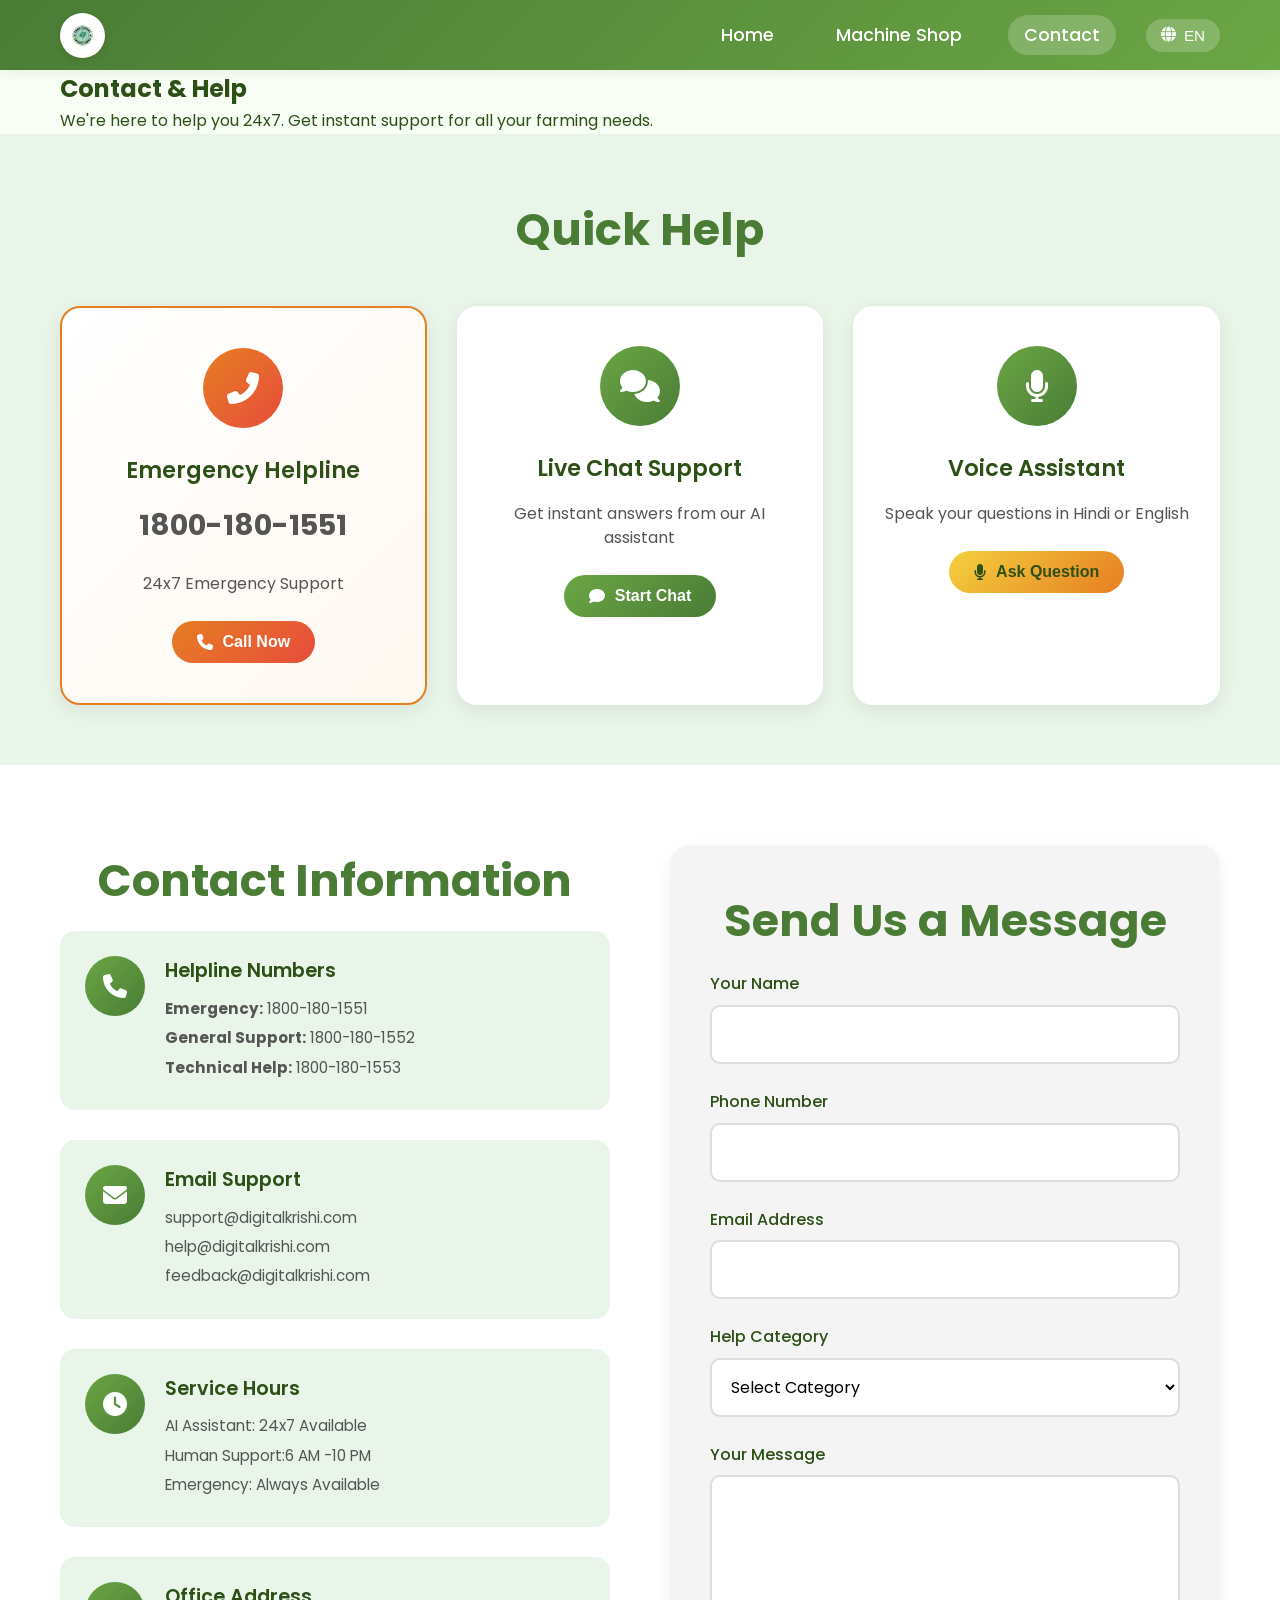
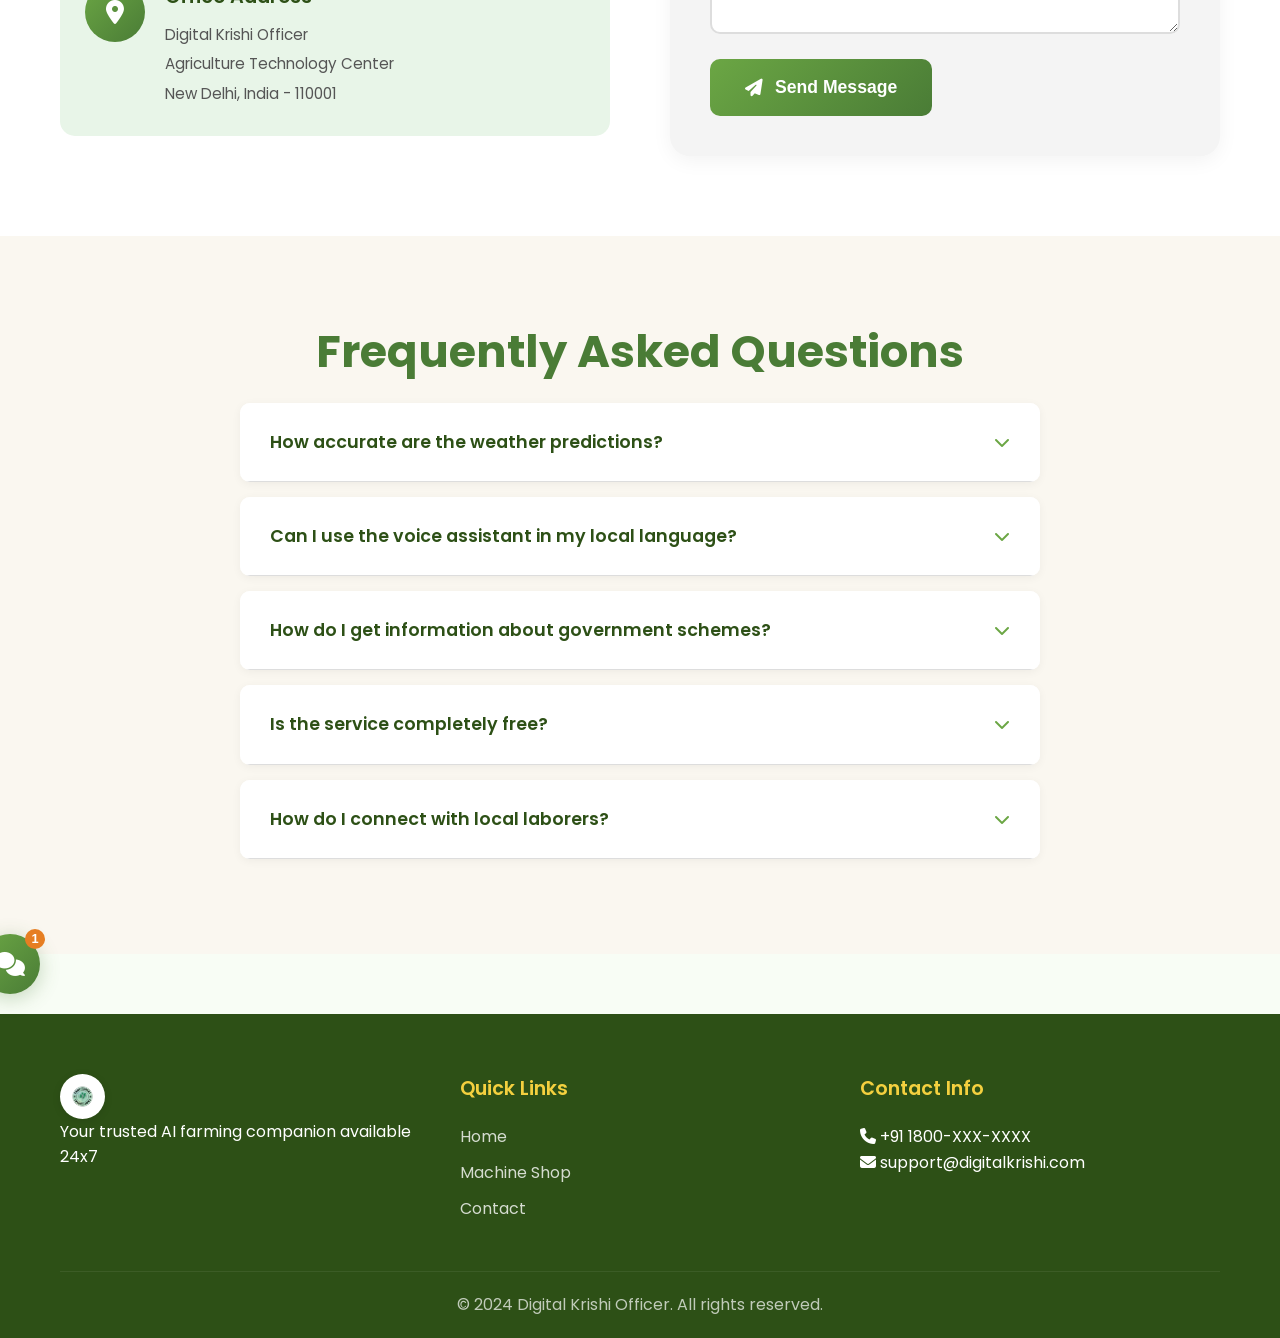
<file: contact.html>
<!DOCTYPE html>
<html lang="en">
<head>
    <meta charset="UTF-8">
    <meta name="viewport" content="width=device-width, initial-scale=1.0">
    <title>Contact & Help - Digital Krishi Officer</title>
    <meta name="description" content="Get help and support from Digital Krishi Officer - Contact us anytime">
    
    <!-- CSS -->
    <link rel="stylesheet" href="style.css">
    <link rel="stylesheet" href="contact.css">
    
    <!-- Font Awesome for Icons -->
    <link rel="stylesheet" href="https://cdn.jsdelivr.net/npm/@fortawesome/fontawesome-free@6.4.0/css/all.min.css">
    
    <!-- Google Fonts -->
    <link href="https://fonts.googleapis.com/css2?family=Poppins:wght@300;400;500;600;700&display=swap" rel="stylesheet">
</head>
<body>
    <!-- Header -->
    <header class="header">
        <nav class="nav-container">
            <div class="logo">
                <img src="logo.png" alt="Digital Krishi Officer Logo" class="logo-img">
                <span class="logo-text">Digital Krishi Officer</span>
            </div>
            
            <!-- Mobile Menu Toggle -->
            <button class="mobile-menu-toggle" id="mobileMenuToggle">
                <span></span>
                <span></span>
                <span></span>
            </button>
            
            <!-- Navigation Menu -->
            <ul class="nav-menu" id="navMenu">
                <li><a href="index.html" class="nav-link">Home</a></li>
                <li><a href="machine-shop.html" class="nav-link">Machine Shop</a></li>
                <li><a href="contact.html" class="nav-link active">Contact</a></li>
                <li class="language-switcher">
                    <button id="languageBtn" class="lang-btn">
                        <i class="fas fa-globe"></i>
                        <span id="currentLang">EN</span>
                    </button>
                    <div class="lang-dropdown" id="langDropdown">
                        <button onclick="changeLanguage('en')" class="lang-option">English</button>
                        <button onclick="changeLanguage('hi')" class="lang-option">हिंदी</button>
                        <button onclick="changeLanguage('ml')" class="lang-option">മലയാളം</button>
                    </div>
                </li>
            </ul>
        </nav>
    </header>

    <!-- Main Content -->
    <main>
        <!-- Page Header -->
        <section class="page-header">
            <div class="container">
                <h1 class="page-title" data-en="Contact & Help" data-hi="संपर्क और सहायता" data-ml="ബന്ധപ്പെടുക & സഹായം">Contact & Help</h1>
                <p class="page-subtitle" data-en="We're here to help you  24x7. Get instant support for all your farming needs." data-hi="हम आपकी 24x7 सहायता के लिए यहाँ हैं। अपनी सभी कृषि आवश्यकताओं के लिए तुरंत सहायता प्राप्त करें।" data-ml="ഞങ്ങൾ നിങ്ങളുടെ കാര്‍ഷിക ആവശ്യങ്ങൾക്കായി 24x7 കൈകൊടുക്കാൻ ഇവിടെ ഉണ്ട്. തരം പറയാത്ത പിന്തുണ ലഭിക്ക്.">We're here to help you 24x7. Get instant support for all your farming needs.</p>
            </div>
        </section>

        <!-- Quick Help Section -->
        <section class="quick-help">
            <div class="container">
                <h2 class="section-title" data-en="Quick Help" data-hi="त्वरित सहायता" data-ml="സ്വിഫ്റ്റ് സഹായം">Quick Help</h2>
                <div class="help-grid">
                    <div class="help-card emergency" onclick="callEmergency()">
                        <div class="help-icon">
                            <i class="fas fa-phone-alt"></i>
                        </div>
                        <h3 data-en="Emergency Helpline" data-hi="आपातकालीन हेल्पलाइन" data-ml="അന്തിനാശന ബിജെപി">Emergency Helpline</h3>
                        <p class="helpline-number">1800-180-1551</p>
                        <p data-en="24x7 Emergency Support" data-hi="24x7 आपातकालीन सहायता" data-ml="24x7 എമർജൻസി പിന്തുണ">24x7 Emergency Support</p>
                        <button class="help-btn emergency-btn">
                            <i class="fas fa-phone"></i>
                            <span data-en="Call Now" data-hi="अभी कॉल करें" data-ml="ഇപ്പോൾ വിളിക്കുക">Call Now</span>
                        </button>
                    </div>

                    <div class="help-card" onclick="startChat()">
                        <div class="help-icon">
                            <i class="fas fa-comments"></i>
                        </div>
                        <h3 data-en="Live Chat Support" data-hi="लाइव चैट सहायता" data-ml="ലൈവ് ചാറ്റ് പിന്തുണ">Live Chat Support</h3>
                        <p data-en="Get instant answers from our AI assistant" data-hi="हमारे AI सहायक से तुरंत उत्तर प्राप्त करें" data-ml="നമുടെ എ.ഐ. സഹായകന്റെ സഹായത്തോടെ ഒരുങ്ങിയ ಉತ್ತರങ്ങൾ നേടുക">Get instant answers from our AI assistant</p>
                        <button class="help-btn">
                            <i class="fas fa-comment"></i>
                            <span data-en="Start Chat" data-hi="चैट शुरू करें" data-ml="ചാറ്റ് തുടങ്ങിയ്ക">Start Chat</span>
                        </button>
                    </div>

                    <div class="help-card" onclick="startVoiceAssistant()">
                        <div class="help-icon">
                            <i class="fas fa-microphone"></i>
                        </div>
                        <h3 data-en="Voice Assistant" data-hi="आवाज सहायक" data-ml="സ്വരം സഹായി">Voice Assistant</h3>
                        <p data-en="Speak your questions in Hindi or English" data-hi="हिंदी या अंग्रेजी में अपने प्रश्न बोलें" data-ml="നിങ്ങളുടെ ചോദ്യങ്ങൾ ഹിന്ദിയിലോ ഇംഗ്ലീഷിലോ സംസാരിക്കൂ">Speak your questions in Hindi or English</p>
                        <button class="help-btn voice-btn">
                            <i class="fas fa-microphone"></i>
                            <span data-en="Ask Question" data-hi="प्रश्न पूछें" data-ml="ചോദ്യം ചോദിക്കുക">Ask Question</span>
                        </button>
                    </div>
                </div>
            </div>
        </section>

        <!-- Contact Information -->
        <section class="contact-info">
            <div class="container">
                <div class="contact-grid">
                    <div class="contact-section">
                        <h2 class="section-title" data-en="Contact Information" data-hi="संपर्क जानकारी" data-ml="ബന്ധപ്പെടലിനുള്ള വിവരങ്ങൾ">Contact Information</h2>
                        
                        <div class="contact-methods">
                            <div class="contact-method">
                                <div class="method-icon">
                                    <i class="fas fa-phone"></i>
                                </div>
                                <div class="method-info">
                                    <h4 data-en="Helpline Numbers" data-hi="हेल्पलाइन नंबर" data-ml="ഹല്പ്ലൈൻ നമ്പറുകൾ">Helpline Numbers</h4>
                                    <p><strong>Emergency:</strong> 1800-180-1551</p>
                                    <p><strong>General Support:</strong> 1800-180-1552</p>
                                    <p><strong>Technical Help:</strong> 1800-180-1553</p>
                                </div>
                            </div>

                            <div class="contact-method">
                                <div class="method-icon">
                                    <i class="fas fa-envelope"></i>
                                </div>
                                <div class="method-info">
                                    <h4 data-en="Email Support" data-hi="ईमेल सहायता" data-ml="ഇമെയിൽ പിന്തുണ">Email Support</h4>
                                    <p>support@digitalkrishi.com</p>
                                    <p>help@digitalkrishi.com</p>
                                    <p>feedback@digitalkrishi.com</p>
                                </div>
                            </div>

                            <div class="contact-method">
                                <div class="method-icon">
                                    <i class="fas fa-clock"></i>
                                </div>
                                <div class="method-info">
                                    <h4 data-en="Service Hours" data-hi="सेवा समय" data-ml="സേവന സമയം">Service Hours</h4>
                                    <p data-en="AI Assistant: 24x7 Available" data-hi="AI सहायक: 24x7 उपलब्ध" data-ml="എഐ സഹായകൻ: 24x7 ലഭ്യമാണ്">AI Assistant: 24x7 Available</p>
                                    <p data-en="Human Support:6 AM -10 PM" data-hi="मानव सहायता: सुबह 6 - रात 10" data-ml="മാനവ പിന്തുണ: രാവിലെ 6 മുതൽ രാത്രി 10 വരെ">Human Support: 6 AM - 10 PM</p>
                                    <p data-en="Emergency: Always Available" data-hi="आपातकाल: हमेशा उपलब्ध" data-ml="ആവശ്യകകാലം: എല്ലായ്പ്പോഴും ലഭ്യമാണ്">Emergency: Always Available</p>
                                </div>
                            </div>

                            <div class="contact-method">
                                <div class="method-icon">
                                    <i class="fas fa-map-marker-alt"></i>
                                </div>
                                <div class="method-info">
                                    <h4 data-en="Office Address" data-hi="कार्यालय का पता" data-ml="ആവശ്യക കാലം: എല്ലായ്പ്പോഴും ലഭ്യമാണ്">Office Address</h4>
                                    <p>Digital Krishi Officer</p>
                                    <p>Agriculture Technology Center</p>
                                    <p>New Delhi, India - 110001</p>
                                </div>
                            </div>
                        </div>
                    </div>

                    <!-- Contact Form -->
                    <div class="contact-form-section">
                        <h2 class="section-title" data-en="Send Us a Message" data-hi="हमें संदेश भेजें" data-ml="നമുക്ക് ഒരു സന്ദേശം അയയ്ക്കുക">Send Us a Message</h2>
                        <form class="contact-form" id="contactForm">
                            <div class="form-group">
                                <label for="name" data-en="Your Name" data-hi="आपका नाम" data-ml="നിന്റെ പേര്">Your Name</label>
                                <input type="text" id="name" name="name" required>
                            </div>

                            <div class="form-group">
                                <label for="phone" data-en="Phone Number" data-hi="फोन नंबर" data-ml="ഫോണു നമ്പർ">Phone Number</label>
                                <input type="tel" id="phone" name="phone" required>
                            </div>

                            <div class="form-group">
                                <label for="email" data-en="Email Address" data-hi="ईमेल पता" data-ml="ഇമെയിൽ വിലാസം">Email Address</label>
                                <input type="email" id="email" name="email">
                            </div>

                            <div class="form-group">
                                <label for="category" data-en="Help Category" data-hi="सहायता श्रेणी">Help Category</label>
                                <select id="category" name="category" required>
                                    <option value="" data-en="Select Category" data-hi="श्रेणी चुनें" data-ml="വിഭാഗം തിരഞ്ഞെടുക്കുക">Select Category</option>
                                    <option value="weather" data-en="Weather & Alerts" data-hi="मौसम और अलर्ट" data-ml="കാലാവസ്ഥ & മുന്നറിയിപ്പുകൾ">Weather & Alerts</option>
                                    <option value="pest" data-en="Pest Control" data-hi="कीट नियंत्रण" data-ml="പേശിനാശന നിയന്ത്രണം">Pest Control</option>
                                    <option value="loans" data-en="Loans & Schemes" data-hi="ऋण और योजनाएं" data-ml="ঋണങ്ങൾ & പദ്ധതികൾ">Loans & Schemes</option>
                                    <option value="market" data-en="Market Prices" data-hi="बाजार मूल्य" data-ml="മാർക്കറ്റ് വിലകൾ">Market Prices</option>
                                    <option value="machines" data-en="Farm Equipment" data-hi="कृषि उपकरण" data-ml="കൃഷി ഉപകരണങ്ങൾ">Farm Equipment</option>
                                    <option value="technical" data-en="Technical Support" data-hi="तकनीकी सहायता" data-ml="സാങ്കേതിക പിന്തുണ">Technical Support</option>
                                    <option value="other" data-en="Other" data-hi="अन्य" data-ml="മറ്റ്">Other</option>
                                </select>
                            </div>

                            <div class="form-group">
                                <label for="message" data-en="Your Message" data-hi="आपका संदेश" data-ml="നിങ്ങളുടെ സന്ദേശം">Your Message</label>
                                <textarea id="message" name="message" rows="5" required></textarea>
                            </div>

                            <button type="submit" class="submit-btn">
                                <i class="fas fa-paper-plane"></i>
                                <span data-en="Send Message" data-hi="संदेश भेजें" data-ml="സന്ദേശം അയയ്ക്കുക">Send Message</span>
                            </button>
                        </form>
                    </div>
                </div>
            </div>
        </section>

        <!-- FAQ Section -->
        <section class="faq-section">
            <div class="container">
                <h2 class="section-title" data-en="Frequently Asked Questions" data-hi="अक्सर पूछे जाने वाले प्रश्न" data-ml="അടുത്തിടെ ചോദിച്ച ബിജെപയുടെ ചോദ്യങ്ങൾ">Frequently Asked Questions</h2>
                
                <div class="faq-container">
                    <div class="faq-item">
                        <div class="faq-question" onclick="toggleFAQ(this)">
                            <h4 data-en="How accurate are the weather predictions?" data-hi="मौसम की भविष्यवाणी कितनी सटीक है?" data-ml="കാലാവസ്ഥാ പ്രവചനങ്ങൾ എത്ര നിസ്സമർത്ഥമാണ്?">How accurate are the weather predictions?</h4>
                            <i class="fas fa-chevron-down"></i>
                        </div>
                        <div class="faq-answer">
                            <p data-en="Our weather predictions are 85-90% accurate and are updated every 3 hours using satellite data and AI algorithms. We provide hyper-local forecasts specific to your farm location." data-hi="हमारी मौसम भविष्यवाणियां 85-90% सटीक हैं और सैटेलाइट डेटा और AI एल्गोरिदम का उपयोग करके हर 3 घंटे में अपडेट होती हैं। हम आपके खेत के स्थान के लिए विशिष्ट हाइपर-लोकल पूर्वानुमान प्रदान करते हैं।" data-ml="ഞങ്ങളുടെ കാലാവസ്ഥ പ്രവചനങ്ങൾ 85-90% കൃത്യമാണ്, ഉപഗ്രഹ ഡാറ്റയും AI ആൽഗോരിതങ്ങളും ഉപയോഗിച്ച് 3 മണിക്കൂറിൽ തുടർച്ചയായി പുതുക്കുന്നു. ഞങ്ങൾ നിങ്ങളുടെ കൃഷി സ്ഥലത്തിനനുസരിച്ചുള്ള ഹൈപിർ-ലൊക്കൽ പ്രവചനങ്ങൾ നൽകുന്നു.">Our weather predictions are 85-90% accurate and are updated every 3 hours using satellite data and AI algorithms. We provide hyper-local forecasts specific to your farm location.</p>
                        </div>
                    </div>

                    <div class="faq-item">
                        <div class="faq-question" onclick="toggleFAQ(this)">
                            <h4 data-en="Can I use the voice assistant in my local language?" data-hi="क्या मैं अपनी स्थानीय भाषा में वॉयस असिस्टेंट का उपयोग कर सकता हूं?" data-ml="ഞാൻ എന്റെ പ്രാദേശിക ഭാഷയിൽ ശബ്ദ സഹായി ഉപയോഗിക്കാമോ?">Can I use the voice assistant in my local language?</h4>
                            <i class="fas fa-chevron-down"></i>
                        </div>
                        <div class="faq-answer">
                            <p data-en="Yes! Our AI voice assistant supports Hindi, English, and will soon support regional languages like Punjabi, Marathi, Tamil, and Telugu. Simply speak naturally and it will understand your questions." data-hi="हाँ! हमारा AI वॉयस असिस्टेंट हिंदी, अंग्रेजी का समर्थन करता है और जल्द ही पंजाबी, मराठी, तमिल और तेलुगु जैसी क्षेत्रीय भाषाओं का समर्थन करेगा। बस प्राकृतिक रूप से बोलें और यह आपके प्रश्नों को समझ जाएगा।" data-ml="അതെ! നമ്മുടെ AI ശബ്ദ സഹായകൻ ഹിൻഡിച്ചും ഇംഗ്ലീഷിലും പിന്തുണകളും നൽകുന്നു, പഞ്ചാബി, മറാത്തി, തമിഴ്, തെലുങ്കു തുടങ്ങി ന 지역 ഭാഷകൾക്കിടയിലും ഉടൻ പിന്തുണ നൽകുമെന്ന് പ്രതീക്ഷിക്കുന്നു. നിങ്ങൾ പ്രകൃതിവാശി സംസാരിക്കുകയാണെങ്കിൽ, അത് നിങ്ങളുടെ ചോദ്യങ്ങൾ മനസിലാക്കും.">Yes! Our AI voice assistant supports Hindi, English, and will soon support regional languages like Punjabi, Marathi, Tamil, and Telugu. Simply speak naturally and it will understand your questions.</p>
                        </div>
                    </div>

                    <div class="faq-item">
                        <div class="faq-question" onclick="toggleFAQ(this)">
                            <h4 data-en="How do I get information about government schemes?" data-hi="मुझे सरकारी योजनाओं के बारे में जानकारी कैसे मिलती है?" data-ml="ഞാൻ സർക്കാർ പദ്ധതികളെ കുറിച്ചുള്ള വിവരങ്ങൾ എങ്ങനെയാണു നേടുന്നത്?">How do I get information about government schemes?</h4>
                            <i class="fas fa-chevron-down"></i>
                        </div>
                        <div class="faq-answer">
                            <p data-en="Use our 'Loans & Government Schemes' feature on the homepage. We provide updated information about all central and state government schemes, eligibility criteria, and application processes. You can also ask our AI assistant specific questions about schemes." data-hi="होमपेज पर हमारी 'ऋण और सरकारी योजनाएं' सुविधा का उपयोग करें। हम सभी केंद्र और राज्य सरकार की योजनाओं, पात्रता मानदंड और आवेदन प्रक्रियाओं के बारे में अपडेटेड जानकारी प्रदान करते हैं। आप हमारे AI सहायक से योजनाओं के बारे में विशिष्ट प्रश्न भी पूछ सकते हैं।" data-ml="മൂല്യങ്ങളിൽ നിന്ന് സ്വന്തമായി 'കളന്പടിക്കുന്ന വായ്പകൾ & സർക്കാർ പദ്ധതികൾ' സൌകര്യം ഉപയോഗിക്കുക. നാം എല്ലാ കേന്ദ്ര, സംസ്ഥാന സർക്കാർ പദ്ധതികളുടെ, യോഗ്യതാ മാനദണ്ഡം, അപേക്ഷാ പ്രക്രിയ എന്നിവയുടെ പുതുക്കിയ വിവരങ്ങൾ നൽകുന്നു. നിങ്ങൾക്ക് ഞങ്ങളുടെ എഐ സഹായി ഇവയുമായി ബന്ധപ്പെട്ട പ്രത്യേക ചോദ്യങ്ങൾ ചോദിക്കാവുന്നതാണ്.">Use our 'Loans & Government Schemes' feature on the homepage. We provide updated information about all central and state government schemes, eligibility criteria, and application processes. You can also ask our AI assistant specific questions about schemes.</p>
                        </div>
                    </div>

                    <div class="faq-item">
                        <div class="faq-question" onclick="toggleFAQ(this)">
                            <h4 data-en="Is the service completely free?" data-hi="क्या यह सेवा पूरी तरह से मुफ्त है?" data-ml="ഈ സേവനം सम्पൂർണ്ണമായും സൗജന്യമാണോ?">Is the service completely free?</h4>
                            <i class="fas fa-chevron-down"></i>
                        </div>
                        <div class="faq-answer">
                            <p data-en="Yes, all basic features including weather alerts, pest control guidance, market prices, and AI assistant are completely free. Some premium features like detailed soil analysis reports may have nominal charges." data-hi="हाँ, मौसम अलर्ट, कीट नियंत्रण मार्गदर्शन, बाजार मूल्य और AI सहायक सहित सभी बुनियादी सुविधाएं पूरी तरह से मुफ्त हैं। विस्तृत मिट्टी विश्लेषण रिपोर्ट जैसी कुछ प्रीमियम सुविधाओं के लिए नाममात्र शुल्क हो सकता है।" data-ml="അതെ, കാലാവസ്ഥാ അലർട്ടുകൾ, ഡിസ്കിച്ചുണ്ടായാൽ പരുഷമായകളും, വിപണിയുടെ വിലകളും, എഐ അസിസ്റ്റന്റുമെല്ലാം തജനമായി നേരിട്ടുള്ള അടിസ്ഥാന സവിശേഷതകൾ നിറം വളർച്ച പ്രാപിക്കുകയാണ്. വിശദമായ മണ്ണിന്റെ വിശകലന റിപ്പോർട്ടുകൾ പോലുള്ള ചില പ്രീമിയം സവിശേഷതകൾക്ക് കുറച്ച് ചാർജുകൾ ഉണ്ടാവാം.">Yes, all basic features including weather alerts, pest control guidance, market prices, and AI assistant are completely free. Some premium features like detailed soil analysis reports may have nominal charges.</p>
                        </div>
                    </div>

                    <div class="faq-item">
                        <div class="faq-question" onclick="toggleFAQ(this)">
                            <h4 data-en="How do I connect with local laborers?" data-hi="मैं स्थानीय मजदूरों से कैसे जुड़ूं?" data-ml="ഞാൻ പ്രാദേശിക തൊഴിലാളികളെ എങ്ങനെ ബന്ധപ്പെടാം?">How do I connect with local laborers?</h4>
                            <i class="fas fa-chevron-down"></i>
                        </div>
                        <div class="faq-answer">
                            <p data-en="Use our 'Labour Connect' feature to find skilled agricultural workers in your area. You can post your requirements, view worker profiles, check ratings, and directly contact them. All workers are verified for quality assurance." data-hi="अपने क्षेत्र में कुशल कृषि मजदूरों को खोजने के लिए हमारी 'लेबर कनेक्ट' सुविधा का उपयोग करें। आप अपनी आवश्यकताएं पोस्ट कर सकते हैं, कार्यकर्ता प्रोफाइल देख सकते हैं, रेटिंग जांच सकते हैं और उनसे सीधे संपर्क कर सकते हैं। गुणवत्ता आश्वासन के लिए सभी कार्यकर्ता सत्यापित हैं।" data-ml="നിങ്ങളുടെ പ്രദേശത്ത് കഴിവുള്ള കൃഷിFormatting Enable Worker සඳහා ഞങ്ങളുടെ 'ലേബർ കണക്ട്' സവിശേഷത ഉപയോഗിക്കുക. നിങ്ങൾ നിങ്ങളുടെ ആവശ്യം പോസ്റ്റ് ചെയ്യാവുന്നതാണ്, തൊഴിലാളികളുടെ പ്രൊഫൈലുകൾ വീക്ഷിക്കാവുന്നതാണ്, റേറ്റിംഗുകൾ പരിശോധിക്കാവുന്നതാണ്, നേരിട്ടുള്ള ബന്ധപ്പെടാവുന്നതാണ്. എല്ലാ തൊഴിലാളികളും ഗുണനിലവാര തനിപ്പട്ടികയ്ക്ക് സ്ഥിരീകരിച്ചിരിക്കുന്നു.">Use our 'Labour Connect' feature to find skilled agricultural workers in your area. You can post your requirements, view worker profiles, check ratings, and directly contact them. All workers are verified for quality assurance.</p>
                        </div>
                    </div>
                </div>
            </div>
        </section>

        <!-- Live Chat Widget -->
        <div class="chat-widget" id="chatWidget">
            <div class="chat-header">
                <div class="chat-title">
                    <i class="fas fa-robot"></i>
                    <span data-en="Krishi Assistant" data-hi="कृषि सहायक" data-ml="കർഷക സഹായി">Krishi Assistant</span>
                </div>
                <button class="chat-close" onclick="closeChatWidget()">
                    <i class="fas fa-times"></i>
                </button>
            </div>
            <div class="chat-messages" id="chatMessages">
                <div class="message bot-message">
                    <p data-en="Hello! I'm your Digital Krishi Officer. How can I help you today?" data-hi="नमस्ते! मैं आपका डिजिटल कृषि अधिकारी हूं। आज मैं आपकी कैसे मदद कर सकता हूं?" data-ml="ഹലോ! ഞാൻ നിങ്ങളുടെ ഡിജിറ്റൽ കൃഷി ഓഫീസറാണ്. ഞാൻ നിങ്ങളെ ഇന്ന് എങ്ങനെ സഹായിക്കാം?">Hello! I'm your Digital Krishi Officer. How can I help you today?</p>
                </div>
            </div>
            <div class="chat-input-area">
                <input type="text" id="chatInput" placeholder="Type your message..." data-en-placeholder="Type your message..." data-hi-placeholder="अपना संदेश टाइप करें..." data-ml="നിങ്ങളുടെ സന്ദേശം ടൈപ്പ് ചെയ്യുക...">
                <button onclick="sendChatMessage()">
                    <i class="fas fa-paper-plane"></i>
                </button>
            </div>
        </div>

        <!-- Chat Toggle Button -->
        <button class="chat-toggle" id="chatToggle" onclick="toggleChatWidget()">
            <i class="fas fa-comments"></i>
            <span class="chat-notification" id="chatNotification">1</span>
        </button>
    </main>

    <!-- Footer -->
    <footer class="footer">
        <div class="container">
            <div class="footer-content">
                <div class="footer-section">
                    <div class="logo">
                        <img src="logo.png" alt="Digital Krishi Officer Logo" class="logo-img">
                        <span class="logo-text">Digital Krishi Officer</span>
                    </div>
                    <p data-en="Your trusted AI farming companion available 24x7" data-hi="आपका विश्वसनीय AI कृषि साथी 24x7 उपलब्ध" data-ml="നിന്റെ വിശ്വസനീയമായ എഐ കൃഷി പങ്കാളി 24x7 ലഭ്യമാണ്">Your trusted AI farming companion available 24x7</p>
                </div>
                
                <div class="footer-section">
                    <h4 data-en="Quick Links" data-hi="त्वरित लिंक">Quick Links</h4>
                    <ul>
                        <li><a href="index.html" data-en="Home" data-hi="होम" data-ml="മകന്‍">Home</a></li>
                        <li><a href="machine-shop.html" data-en="Machine Shop" data-hi="मशीन शॉप" data-ml="മെഷീൻ ഷോപ്പ്">Machine Shop</a></li>
                        <li><a href="contact.html" data-en="Contact" data-hi="संपर्क" data-ml="ബന്ധം">Contact</a></li>
                    </ul>
                </div>
                
                <div class="footer-section">
                    <h4 data-en="Contact Info" data-hi="संपर्क जानकारी" data-ml="ബന്ധപ്പെടലിനുള്ള വിവരങ്ങൾ">Contact Info</h4>
                    <p><i class="fas fa-phone"></i> +91 1800-XXX-XXXX</p>
                    <p><i class="fas fa-envelope"></i> support@digitalkrishi.com</p>
                </div>
            </div>
            
            <div class="footer-bottom">
                <p data-en="© 2024 Digital Krishi Officer. All rights reserved." data-hi="© 2024 डिजिटल कृषि अधिकारी। सभी अधिकार सुरक्षित।" data-ml="© 2024 ഡિજിറ്റൽ കൃഷി ഓഫീസർ. എല്ലാ അവകാശങ്ങളും സംരക്ഷിതമാണ്.">© 2024 Digital Krishi Officer. All rights reserved.</p>
            </div>
        </div>
    </footer>

    <!-- JavaScript -->
    <script src="main.js"></script>
    <script src="contact.js"></script>
</body>
</html>
</file>
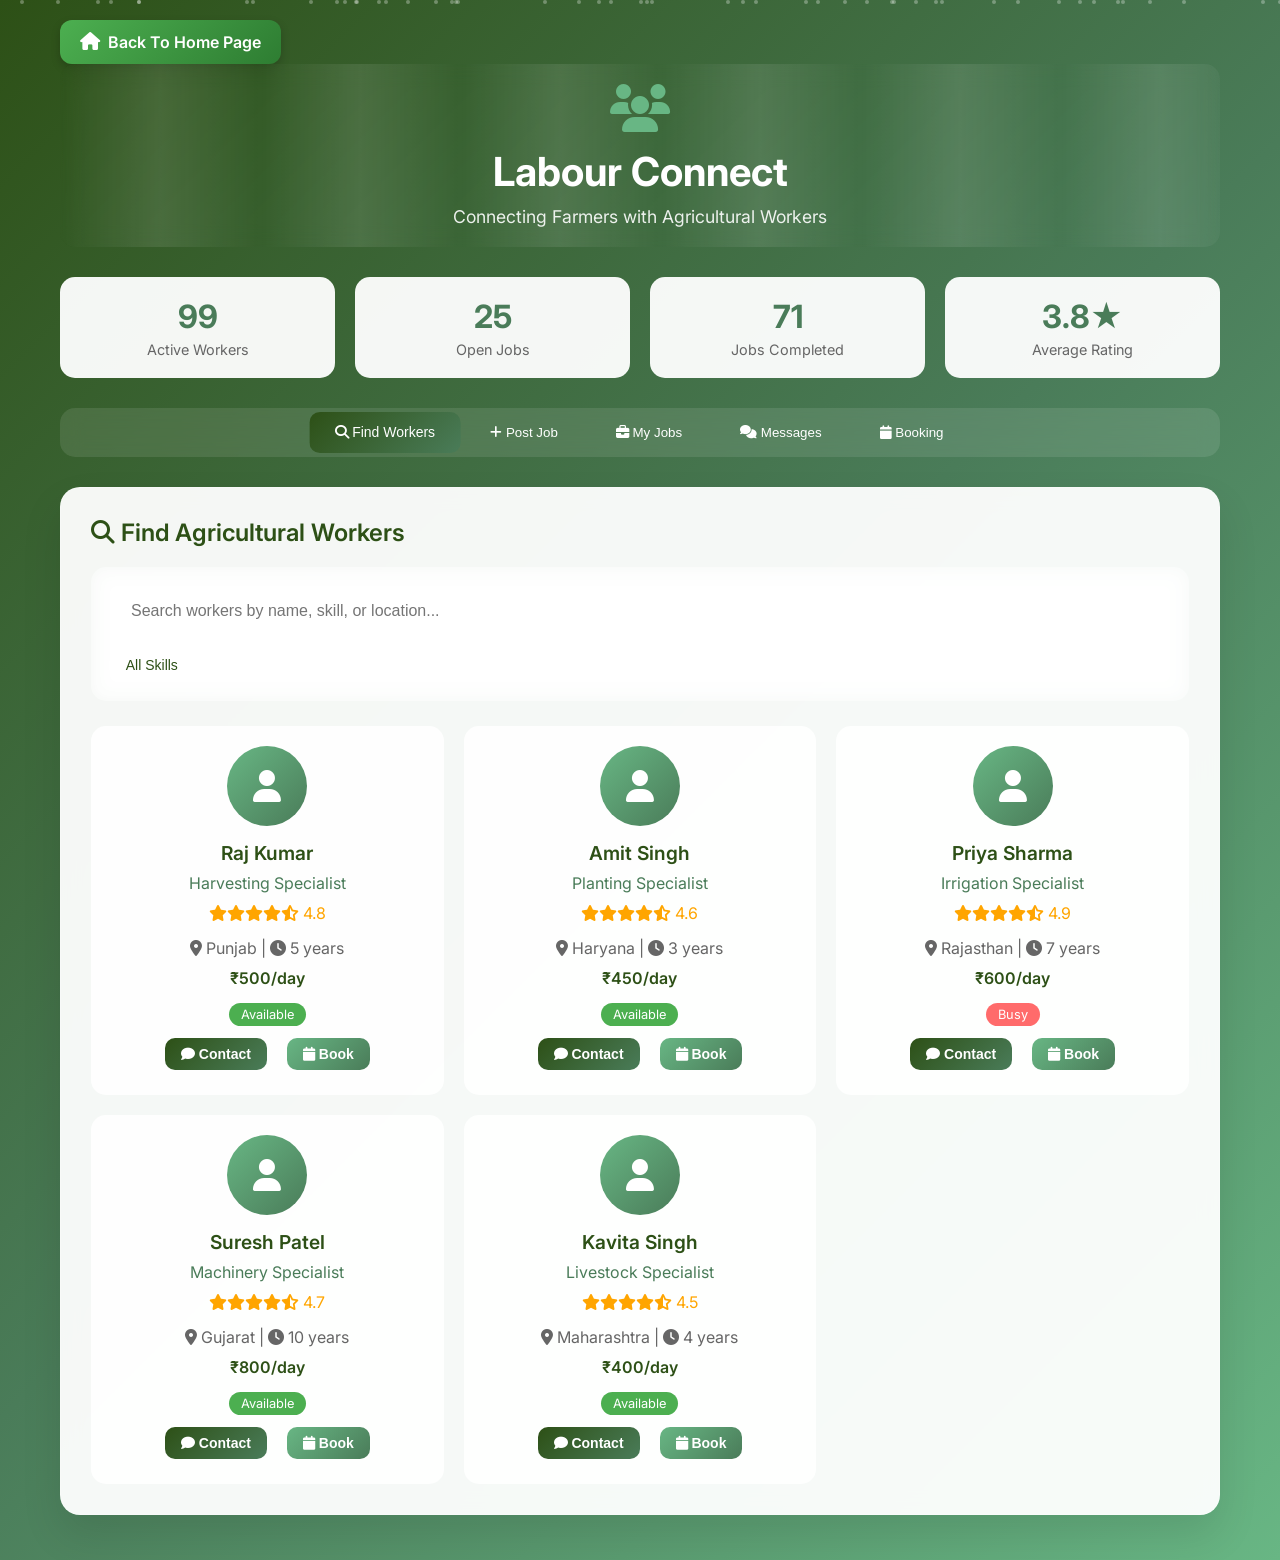
<file: labour-connect.html>
<!DOCTYPE html>
<html lang="en">
<head>
    <meta charset="UTF-8">
    <meta name="viewport" content="width=device-width, initial-scale=1.0">
    <title>Labour Connect - Digital Krishi Officer</title>
    <link href="https://fonts.googleapis.com/css2?family=Inter:wght@300;400;500;600;700&display=swap" rel="stylesheet">
    <link rel="stylesheet" href="https://cdn.jsdelivr.net/npm/@fortawesome/fontawesome-free@6.4.0/css/all.min.css">
    <style>
        * {
            margin: 0;
            padding: 0;
            box-sizing: border-box;
        }

        body {
            font-family: 'Inter', sans-serif;
            background: linear-gradient(135deg, #2d5016 0%, #4a7c59 50%, #68b684 100%);
            min-height: 100vh;
            position: relative;
            overflow-x: hidden;
        }

        /* Floating particles background */
        .particles {
            position: fixed;
            top: 0;
            left: 0;
            width: 100%;
            height: 100%;
            pointer-events: none;
            z-index: 1;
        }

        .particle {
            position: absolute;
            width: 4px;
            height: 4px;
            background: rgba(255, 255, 255, 0.3);
            border-radius: 50%;
            animation: float 6s infinite linear;
        }

        @keyframes float {
            0% { transform: translateY(100vh) rotate(0deg); opacity: 0; }
            10% { opacity: 1; }
            90% { opacity: 1; }
            100% { transform: translateY(-100px) rotate(360deg); opacity: 0; }
        }

        /* Header shimmer animation */
        @keyframes shimmer {
            0% { background-position: -200px 0; }
            100% { background-position: 200px 0; }
        }

        /* Container slide-up animation */
        @keyframes slideUp {
            from {
                transform: translateY(50px);
                opacity: 0;
            }
            to {
                transform: translateY(0);
                opacity: 1;
            }
        }

        /* Pulse animation */
        @keyframes pulse {
            0%, 100% { transform: scale(1); }
            50% { transform: scale(1.1); }
        }

        /* Scale animation */
        @keyframes scaleIn {
            from {
                transform: scale(0.8);
                opacity: 0;
            }
            to {
                transform: scale(1);
                opacity: 1;
            }
        }

        /* Fade in animation */
        @keyframes fadeIn {
            from { opacity: 0; }
            to { opacity: 1; }
        }

        .container {
            max-width: 1200px;
            margin: 0 auto;
            padding: 20px;
            position: relative;
            z-index: 2;
            animation: slideUp 0.8s ease-out;
        }

        .header {
            text-align: center;
            margin-bottom: 30px;
            background: linear-gradient(90deg, transparent, rgba(255,255,255,0.1), transparent);
            background-size: 200px 100%;
            animation: shimmer 2s infinite;
            padding: 20px;
            border-radius: 15px;
            backdrop-filter: blur(10px);
        }

        .header h1 {
            color: white;
            font-size: 2.5rem;
            margin-bottom: 10px;
            font-weight: 700;
        }

        .header p {
            color: rgba(255, 255, 255, 0.9);
            font-size: 1.1rem;
        }

        .header i {
            font-size: 3rem;
            color: #68b684;
            margin-bottom: 15px;
            animation: pulse 2s infinite;
        }

        /* Navigation tabs */
        .nav-tabs {
            display: flex;
            justify-content: center;
            margin-bottom: 30px;
            background: rgba(255, 255, 255, 0.1);
            backdrop-filter: blur(10px);
            border-radius: 15px;
            padding: 5px;
            animation: fadeIn 1s ease-out;
        }

        .nav-tab {
            padding: 12px 24px;
            background: none;
            border: none;
            color: white;
            cursor: pointer;
            border-radius: 10px;
            font-weight: 500;
            transition: all 0.3s ease;
            margin: 0 5px;
        }

        .nav-tab.active {
            background: linear-gradient(135deg, #2d5016, #4a7c59);
            transform: scale(1.05);
        }

        .nav-tab:hover:not(.active) {
            background: rgba(255, 255, 255, 0.1);
            transform: translateY(-2px);
        }

        /* Tab content sections */
        .tab-content {
            display: none;
            animation: scaleIn 0.5s ease-out;
        }

        .tab-content.active {
            display: block;
        }

        /* Cards */
        .card {
            background: rgba(255, 255, 255, 0.95);
            backdrop-filter: blur(10px);
            border-radius: 20px;
            padding: 30px;
            margin-bottom: 25px;
            box-shadow: 0 20px 40px rgba(0, 0, 0, 0.1);
            border: 1px solid rgba(255, 255, 255, 0.2);
            transition: all 0.3s ease;
            animation: fadeIn 0.8s ease-out;
        }

        .card:hover {
            transform: translateY(-5px);
            box-shadow: 0 25px 50px rgba(0, 0, 0, 0.15);
        }

        .card h3 {
            color: #2d5016;
            margin-bottom: 20px;
            font-size: 1.5rem;
            font-weight: 600;
        }

        /* Forms */
        .form-grid {
            display: grid;
            grid-template-columns: repeat(auto-fit, minmax(300px, 1fr));
            gap: 20px;
            margin-bottom: 20px;
        }

        .form-group {
            margin-bottom: 20px;
        }

        .form-group label {
            display: block;
            margin-bottom: 8px;
            color: #2d5016;
            font-weight: 500;
        }

        .form-group input,
        .form-group textarea,
        .form-group select {
            width: 100%;
            padding: 12px 16px;
            border: 2px solid #e1e1e1;
            border-radius: 10px;
            font-size: 16px;
            transition: all 0.3s ease;
            background: rgba(255, 255, 255, 0.9);
        }

        .form-group input:focus,
        .form-group textarea:focus,
        .form-group select:focus {
            outline: none;
            border-color: #4a7c59;
            transform: scale(1.02);
            box-shadow: 0 5px 15px rgba(74, 124, 89, 0.2);
        }

        .btn {
            background: linear-gradient(135deg, #2d5016, #4a7c59);
            color: white;
            padding: 14px 28px;
            border: none;
            border-radius: 10px;
            font-size: 16px;
            font-weight: 600;
            cursor: pointer;
            transition: all 0.3s ease;
            margin: 5px;
        }

        .btn:hover {
            transform: translateY(-3px);
            box-shadow: 0 10px 25px rgba(45, 80, 22, 0.3);
        }

        .btn:active {
            transform: scale(0.98);
        }

        .btn-secondary {
            background: linear-gradient(135deg, #68b684, #4a7c59);
        }

        /* Worker profile cards */
        .workers-grid {
            display: grid;
            grid-template-columns: repeat(auto-fit, minmax(320px, 1fr));
            gap: 20px;
            margin-top: 20px;
        }

        .worker-card {
            background: rgba(255, 255, 255, 0.95);
            border-radius: 15px;
            padding: 20px;
            text-align: center;
            transition: all 0.3s ease;
            animation: scaleIn 0.6s ease-out;
        }

        .worker-card:hover {
            transform: translateY(-5px);
            box-shadow: 0 15px 35px rgba(0, 0, 0, 0.1);
        }

        .worker-avatar {
            width: 80px;
            height: 80px;
            border-radius: 50%;
            background: linear-gradient(135deg, #68b684, #4a7c59);
            display: flex;
            align-items: center;
            justify-content: center;
            margin: 0 auto 15px;
            color: white;
            font-size: 2rem;
            animation: pulse 3s infinite;
        }

        .worker-name {
            font-size: 1.2rem;
            font-weight: 600;
            color: #2d5016;
            margin-bottom: 8px;
        }

        .worker-skill {
            color: #4a7c59;
            margin-bottom: 10px;
        }

        .worker-rating {
            color: #ffa500;
            margin-bottom: 15px;
        }

        /* Search and filters */
        .search-filter-section {
            background: rgba(255, 255, 255, 0.1);
            backdrop-filter: blur(10px);
            border-radius: 15px;
            padding: 20px;
            margin-bottom: 25px;
            animation: fadeIn 1.2s ease-out;
        }

        .search-input {
            width: 100%;
            padding: 15px 20px;
            border: none;
            border-radius: 25px;
            font-size: 16px;
            background: rgba(255, 255, 255, 0.9);
            margin-bottom: 15px;
            transition: all 0.3s ease;
        }

        .search-input:focus {
            outline: none;
            transform: scale(1.02);
            box-shadow: 0 5px 20px rgba(255, 255, 255, 0.3);
        }

        .filter-chips {
            display: flex;
            flex-wrap: wrap;
            gap: 10px;
        }

        .filter-chip {
            background: rgba(255, 255, 255, 0.2);
            color: white;
            padding: 8px 16px;
            border-radius: 20px;
            border: none;
            cursor: pointer;
            transition: all 0.3s ease;
        }

        .filter-chip:hover,
        .filter-chip.active {
            background: rgba(255, 255, 255, 0.9);
            color: #2d5016;
            transform: scale(1.05);
        }

        /* Messaging system */
        .chat-container {
            height: 400px;
            border: 1px solid #e1e1e1;
            border-radius: 15px;
            display: flex;
            flex-direction: column;
            overflow: hidden;
            background: rgba(255, 255, 255, 0.95);
        }

        .chat-header {
            background: linear-gradient(135deg, #2d5016, #4a7c59);
            color: white;
            padding: 15px 20px;
            font-weight: 600;
        }

        .chat-messages {
            flex: 1;
            overflow-y: auto;
            padding: 15px;
            background: #f8f9fa;
        }

        .message {
            margin-bottom: 15px;
            animation: fadeIn 0.5s ease-out;
        }

        .message.sent {
            text-align: right;
        }

        .message-content {
            display: inline-block;
            padding: 10px 15px;
            border-radius: 15px;
            max-width: 70%;
        }

        .message.sent .message-content {
            background: #4a7c59;
            color: white;
        }

        .message.received .message-content {
            background: white;
            color: #333;
            border: 1px solid #e1e1e1;
        }

        .chat-input-container {
            display: flex;
            padding: 15px;
            background: white;
            border-top: 1px solid #e1e1e1;
        }

        .chat-input {
            flex: 1;
            padding: 10px 15px;
            border: 1px solid #e1e1e1;
            border-radius: 25px;
            margin-right: 10px;
        }

        .chat-send-btn {
            background: #4a7c59;
            color: white;
            border: none;
            width: 45px;
            height: 45px;
            border-radius: 50%;
            cursor: pointer;
            transition: all 0.3s ease;
        }

        .chat-send-btn:hover {
            background: #2d5016;
            transform: scale(1.1);
        }

        /* Booking system */
        .booking-calendar {
            display: grid;
            grid-template-columns: repeat(7, 1fr);
            gap: 5px;
            margin: 20px 0;
        }

        .calendar-day {
            aspect-ratio: 1;
            display: flex;
            align-items: center;
            justify-content: center;
            background: rgba(255, 255, 255, 0.5);
            border-radius: 8px;
            cursor: pointer;
            transition: all 0.3s ease;
            font-weight: 500;
        }

        .calendar-day:hover {
            background: rgba(74, 124, 89, 0.3);
            transform: scale(1.1);
        }

        .calendar-day.selected {
            background: #4a7c59;
            color: white;
            transform: scale(1.05);
        }

        .calendar-day.booked {
            background: #ff6b6b;
            color: white;
            cursor: not-allowed;
        }

        .calendar-header {
            display: grid;
            grid-template-columns: repeat(7, 1fr);
            gap: 5px;
            margin-bottom: 10px;
            font-weight: 600;
            color: #2d5016;
        }

        .calendar-header div {
            text-align: center;
            padding: 10px;
        }

        /* Job listings */
        .job-listing {
            background: rgba(255, 255, 255, 0.95);
            border-radius: 12px;
            padding: 20px;
            margin-bottom: 15px;
            border-left: 4px solid #4a7c59;
            transition: all 0.3s ease;
            animation: fadeIn 0.8s ease-out;
        }

        .job-listing:hover {
            transform: translateX(5px);
            box-shadow: 0 10px 25px rgba(0, 0, 0, 0.1);
        }

        .job-title {
            font-size: 1.3rem;
            font-weight: 600;
            color: #2d5016;
            margin-bottom: 10px;
        }

        .job-details {
            display: flex;
            flex-wrap: wrap;
            gap: 15px;
            margin-bottom: 10px;
            color: #666;
        }

        .job-detail-item {
            display: flex;
            align-items: center;
            gap: 5px;
        }

        .job-description {
            color: #555;
            margin-bottom: 15px;
            line-height: 1.6;
        }

        .job-actions {
            display: flex;
            gap: 10px;
        }

        /* Statistics cards */
        .stats-grid {
            display: grid;
            grid-template-columns: repeat(auto-fit, minmax(200px, 1fr));
            gap: 20px;
            margin-bottom: 30px;
        }

        .stat-card {
            background: rgba(255, 255, 255, 0.95);
            border-radius: 15px;
            padding: 20px;
            text-align: center;
            animation: scaleIn 0.6s ease-out;
        }

        .stat-number {
            font-size: 2rem;
            font-weight: 700;
            color: #4a7c59;
            margin-bottom: 5px;
        }

        .stat-label {
            color: #666;
            font-size: 0.9rem;
        }
        .homepagebtn {
  display: inline-flex;
  align-items: center;
  gap: 8px; /* space between icon and text */
  padding: 12px 20px;
  background: linear-gradient(135deg, #4CAF50, #2E7D32); /* green gradient */
  color: #fff;
  font-size: 16px;
  font-weight: 600;
  text-decoration: none; /* remove underline */
  border-radius: 12px;
  box-shadow: 0 4px 10px rgba(0, 0, 0, 0.2);
  transition: all 0.3s ease;
}

.homepagebtn i {
  font-size: 18px; /* icon size */
}

.homepagebtn:hover {
  background: linear-gradient(135deg, #66BB6A, #388E3C); /* lighter on hover */
  transform: translateY(-3px); /* lift effect */
  box-shadow: 0 6px 15px rgba(0, 0, 0, 0.25);
}

.homepagebtn:active {
  transform: translateY(-1px); /* smaller lift on click */
  box-shadow: 0 3px 8px rgba(0, 0, 0, 0.2);
}


        /* Responsive design */
        @media (max-width: 768px) {
            .container {
                padding: 15px;
            }

            .header h1 {
                font-size: 2rem;
            }

            .form-grid {
                grid-template-columns: 1fr;
            }

            .workers-grid {
                grid-template-columns: 1fr;
            }

            .nav-tabs {
                flex-direction: column;
            }

            .nav-tab {
                margin: 5px 0;
                text-align: center;
            }

            .job-details {
                flex-direction: column;
                gap: 8px;
            }

            .stats-grid {
                grid-template-columns: repeat(2, 1fr);
            }
        }

        /* Custom scrollbar */
        ::-webkit-scrollbar {
            width: 8px;
        }

        ::-webkit-scrollbar-track {
            background: rgba(255, 255, 255, 0.1);
            border-radius: 10px;
        }

        ::-webkit-scrollbar-thumb {
            background: linear-gradient(135deg, #2d5016, #4a7c59);
            border-radius: 10px;
        }

        ::-webkit-scrollbar-thumb:hover {
            background: linear-gradient(135deg, #4a7c59, #68b684);
        }

        /* Loading animation */
        .loading {
            display: inline-block;
            width: 20px;
            height: 20px;
            border: 3px solid rgba(255, 255, 255, 0.3);
            border-radius: 50%;
            border-top-color: #4a7c59;
            animation: spin 1s ease-in-out infinite;
        }

        @keyframes spin {
            to { transform: rotate(360deg); }
        }
    </style>
</head>
<body>
    <!-- Floating particles background -->
    <div class="particles" id="particles"></div>
   

    <div class="container">
        <!-- Header -->
          <a href="index.html" class="homepagebtn">
                <i class="fa-solid fa-house"></i>
                Back To Home Page 
            </a>
        <div class="header">
            <i class="fas fa-users"></i>
            <h1>Labour Connect</h1>
            <p>Connecting Farmers with Agricultural Workers</p>
        </div>

        <!-- Statistics -->
        <div class="stats-grid">
            <div class="stat-card">
                <div class="stat-number" id="totalWorkers">1,247</div>
                <div class="stat-label">Active Workers</div>
            </div>
            <div class="stat-card">
                <div class="stat-number" id="totalJobs">324</div>
                <div class="stat-label">Open Jobs</div>
            </div>
            <div class="stat-card">
                <div class="stat-number" id="completedJobs">892</div>
                <div class="stat-label">Jobs Completed</div>
            </div>
            <div class="stat-card">
                <div class="stat-number">4.8★</div>
                <div class="stat-label">Average Rating</div>
            </div>
        </div>

        <!-- Navigation Tabs -->
        <div class="nav-tabs">
            <button class="nav-tab active" onclick="showTab('find-workers')">
                <i class="fas fa-search"></i> Find Workers
            </button>
            <button class="nav-tab" onclick="showTab('post-job')">
                <i class="fas fa-plus"></i> Post Job
            </button>
            <button class="nav-tab" onclick="showTab('my-jobs')">
                <i class="fas fa-briefcase"></i> My Jobs
            </button>
            <button class="nav-tab" onclick="showTab('messages')">
                <i class="fas fa-comments"></i> Messages
            </button>
            <button class="nav-tab" onclick="showTab('booking')">
                <i class="fas fa-calendar"></i> Booking
            </button>
        </div>

        <!-- Find Workers Tab -->
        <div id="find-workers" class="tab-content active">
            <div class="card">
                <h3><i class="fas fa-search"></i> Find Agricultural Workers</h3>
                
                <!-- Search and Filters -->
                <div class="search-filter-section">
                    <input type="text" class="search-input" placeholder="Search workers by name, skill, or location..." id="workerSearch">
                    
                    <div class="filter-chips">
                        <button class="filter-chip active" data-skill="all">All Skills</button>
                        <button class="filter-chip" data-skill="harvesting">Harvesting</button>
                        <button class="filter-chip" data-skill="planting">Planting</button>
                        <button class="filter-chip" data-skill="irrigation">Irrigation</button>
                        <button class="filter-chip" data-skill="machinery">Machinery Operation</button>
                        <button class="filter-chip" data-skill="livestock">Livestock Care</button>
                    </div>
                </div>

                <!-- Workers Grid -->
                <div class="workers-grid" id="workersGrid">
                    <!-- Worker cards will be populated by JavaScript -->
                </div>
            </div>
        </div>

        <!-- Post Job Tab -->
        <div id="post-job" class="tab-content">
            <div class="card">
                <h3><i class="fas fa-plus"></i> Post New Job</h3>
                <form id="jobPostForm">
                    <div class="form-grid">
                        <div class="form-group">
                            <label for="jobTitle">Job Title</label>
                            <input type="text" id="jobTitle" name="jobTitle" required>
                        </div>
                        <div class="form-group">
                            <label for="jobType">Job Type</label>
                            <select id="jobType" name="jobType" required>
                                <option value="">Select job type</option>
                                <option value="harvesting">Harvesting</option>
                                <option value="planting">Planting/Seeding</option>
                                <option value="irrigation">Irrigation Work</option>
                                <option value="machinery">Machinery Operation</option>
                                <option value="livestock">Livestock Care</option>
                                <option value="general">General Farm Work</option>
                            </select>
                        </div>
                        <div class="form-group">
                            <label for="workersNeeded">Workers Needed</label>
                            <input type="number" id="workersNeeded" name="workersNeeded" min="1" required>
                        </div>
                        <div class="form-group">
                            <label for="duration">Duration (Days)</label>
                            <input type="number" id="duration" name="duration" min="1" required>
                        </div>
                        <div class="form-group">
                            <label for="payRate">Pay Rate (₹/Day)</label>
                            <input type="number" id="payRate" name="payRate" min="100" required>
                        </div>
                        <div class="form-group">
                            <label for="location">Location</label>
                            <input type="text" id="location" name="location" required>
                        </div>
                    </div>
                    
                    <div class="form-group">
                        <label for="jobDescription">Job Description</label>
                        <textarea id="jobDescription" name="jobDescription" rows="4" placeholder="Describe the work requirements, timing, and any special instructions..."></textarea>
                    </div>

                    <div class="form-group">
                        <label for="requirements">Requirements</label>
                        <textarea id="requirements" name="requirements" rows="3" placeholder="Experience level, skills needed, physical requirements..."></textarea>
                    </div>

                    <button type="submit" class="btn">
                        <i class="fas fa-paper-plane"></i> Post Job
                    </button>
                </form>
            </div>
        </div>

        <!-- My Jobs Tab -->
        <div id="my-jobs" class="tab-content">
            <div class="card">
                <h3><i class="fas fa-briefcase"></i> My Job Listings</h3>
                <div id="myJobsContainer">
                    <!-- Job listings will be populated by JavaScript -->
                </div>
            </div>
        </div>

        <!-- Messages Tab -->
        <div id="messages" class="tab-content">
            <div class="card">
                <h3><i class="fas fa-comments"></i> Messages</h3>
                
                <div style="display: grid; grid-template-columns: 1fr 2fr; gap: 20px; height: 500px;">
                    <!-- Chat list -->
                    <div style="border-right: 1px solid #e1e1e1; padding-right: 15px;">
                        <h4 style="color: #2d5016; margin-bottom: 15px;">Conversations</h4>
                        <div id="chatList">
                            <div class="chat-item active" onclick="selectChat('raj')">
                                <div class="worker-avatar" style="width: 40px; height: 40px; font-size: 1rem;">
                                    <i class="fas fa-user"></i>
                                </div>
                                <div style="margin-left: 10px;">
                                    <div class="worker-name" style="font-size: 1rem;">Raj Kumar</div>
                                    <div style="color: #666; font-size: 0.8rem;">Harvesting Expert</div>
                                </div>
                            </div>
                        </div>
                    </div>

                    <!-- Chat window -->
                    <div class="chat-container">
                        <div class="chat-header">
                            <i class="fas fa-user"></i> Chat with Raj Kumar
                        </div>
                        <div class="chat-messages" id="chatMessages">
                            <div class="message received">
                                <div class="message-content">
                                    Hello! I saw your harvesting job posting. I'm interested and available for the dates you mentioned.
                                </div>
                            </div>
                            <div class="message sent">
                                <div class="message-content">
                                    Great! Can you tell me about your experience with rice harvesting?
                                </div>
                            </div>
                        </div>
                        <div class="chat-input-container">
                            <input type="text" class="chat-input" placeholder="Type your message..." id="messageInput">
                            <button class="chat-send-btn" onclick="sendMessage()">
                                <i class="fas fa-paper-plane"></i>
                            </button>
                        </div>
                    </div>
                </div>
            </div>
        </div>

        <!-- Booking Tab -->
        <div id="booking" class="tab-content">
            <div class="card">
                <h3><i class="fas fa-calendar"></i> Booking System</h3>
                
                <div style="display: grid; grid-template-columns: 1fr 1fr; gap: 30px;">
                    <!-- Calendar -->
                    <div>
                        <h4 style="color: #2d5016; margin-bottom: 15px;">Select Dates</h4>
                        <div class="calendar-header">
                            <div>Sun</div>
                            <div>Mon</div>
                            <div>Tue</div>
                            <div>Wed</div>
                            <div>Thu</div>
                            <div>Fri</div>
                            <div>Sat</div>
                        </div>
                        <div class="booking-calendar" id="bookingCalendar">
                            <!-- Calendar days will be populated by JavaScript -->
                        </div>
                        
                        <div style="margin-top: 15px; font-size: 0.9rem;">
                            <div><span style="display: inline-block; width: 12px; height: 12px; background: #4a7c59; border-radius: 3px; margin-right: 8px;"></span>Available</div>
                            <div><span style="display: inline-block; width: 12px; height: 12px; background: #ff6b6b; border-radius: 3px; margin-right: 8px;"></span>Booked</div>
                            <div><span style="display: inline-block; width: 12px; height: 12px; background: rgba(74, 124, 89, 0.3); border-radius: 3px; margin-right: 8px;"></span>Selected</div>
                        </div>
                    </div>

                    <!-- Booking form -->
                    <div>
                        <h4 style="color: #2d5016; margin-bottom: 15px;">Booking Details</h4>
                        <form id="bookingForm">
                            <div class="form-group">
                                <label for="workerSelect">Select Worker</label>
                                <select id="workerSelect" required>
                                    <option value="">Choose a worker</option>
                                    <option value="raj">Raj Kumar - Harvesting Expert</option>
                                    <option value="amit">Amit Singh - Planting Specialist</option>
                                    <option value="priya">Priya Sharma - Irrigation Expert</option>
                                </select>
                            </div>

                            <div class="form-group">
                                <label for="selectedDates">Selected Dates</label>
                                <input type="text" id="selectedDates" readonly placeholder="Select dates from calendar">
                            </div>

                            <div class="form-group">
                                <label for="workHours">Work Hours per Day</label>
                                <select id="workHours" required>
                                    <option value="4">4 hours (Half day)</option>
                                    <option value="8">8 hours (Full day)</option>
                                    <option value="12">12 hours (Extended day)</option>
                                </select>
                            </div>

                            <div class="form-group">
                                <label for="totalCost">Total Cost</label>
                                <input type="text" id="totalCost" readonly placeholder="₹0">
                            </div>

                            <div class="form-group">
                                <label for="paymentMethod">Payment Method</label>
                                <select id="paymentMethod" required>
                                    <option value="">Select payment method</option>
                                    <option value="cash">Cash on Completion</option>
                                    <option value="upi">UPI Payment</option>
                                    <option value="bank">Bank Transfer</option>
                                </select>
                            </div>

                            <button type="submit" class="btn">
                                <i class="fas fa-check"></i> Confirm Booking
                            </button>
                        </form>
                    </div>
                </div>
            </div>
        </div>
    </div>

    <script>
        // Sample data
        const workers = [
            {
                id: 1,
                name: "Raj Kumar",
                skill: "harvesting",
                rating: 4.8,
                location: "Punjab",
                experience: "5 years",
                rate: 500,
                available: true
            },
            {
                id: 2,
                name: "Amit Singh",
                skill: "planting",
                rating: 4.6,
                location: "Haryana",
                experience: "3 years",
                rate: 450,
                available: true
            },
            {
                id: 3,
                name: "Priya Sharma",
                skill: "irrigation",
                rating: 4.9,
                location: "Rajasthan",
                experience: "7 years",
                rate: 600,
                available: false
            },
            {
                id: 4,
                name: "Suresh Patel",
                skill: "machinery",
                rating: 4.7,
                location: "Gujarat",
                experience: "10 years",
                rate: 800,
                available: true
            },
            {
                id: 5,
                name: "Kavita Singh",
                skill: "livestock",
                rating: 4.5,
                location: "Maharashtra",
                experience: "4 years",
                rate: 400,
                available: true
            }
        ];

        const myJobs = [
            {
                id: 1,
                title: "Rice Harvesting - 5 Acres",
                type: "harvesting",
                workers: 10,
                duration: 3,
                rate: 500,
                location: "Ludhiana, Punjab",
                description: "Need experienced workers for rice harvesting. Work starts at 6 AM.",
                applicants: 15,
                status: "active"
            },
            {
                id: 2,
                title: "Wheat Sowing",
                type: "planting",
                workers: 5,
                duration: 2,
                rate: 450,
                location: "Ambala, Haryana",
                description: "Wheat sowing work using modern equipment.",
                applicants: 8,
                status: "filled"
            }
        ];

        let selectedDates = [];

        // Initialize the page
        document.addEventListener('DOMContentLoaded', function() {
            createParticles();
            renderWorkers();
            renderMyJobs();
            initializeCalendar();
        });

        // Create floating particles
        function createParticles() {
            const particles = document.getElementById('particles');
            for (let i = 0; i < 50; i++) {
                const particle = document.createElement('div');
                particle.className = 'particle';
                particle.style.left = Math.random() * 100 + '%';
                particle.style.animationDelay = Math.random() * 6 + 's';
                particle.style.animationDuration = (Math.random() * 3 + 3) + 's';
                particles.appendChild(particle);
            }
        }

        // Tab navigation
        function showTab(tabId) {
            // Hide all tabs
            document.querySelectorAll('.tab-content').forEach(tab => {
                tab.classList.remove('active');
            });

            // Remove active class from all nav tabs
            document.querySelectorAll('.nav-tab').forEach(tab => {
                tab.classList.remove('active');
            });

            // Show selected tab
            document.getElementById(tabId).classList.add('active');

            // Add active class to clicked nav tab
            event.target.classList.add('active');
        }

        // Render workers
        function renderWorkers(filteredWorkers = workers) {
            const workersGrid = document.getElementById('workersGrid');
            workersGrid.innerHTML = '';

            filteredWorkers.forEach(worker => {
                const workerCard = document.createElement('div');
                workerCard.className = 'worker-card';
                workerCard.innerHTML = `
                    <div class="worker-avatar">
                        <i class="fas fa-user"></i>
                    </div>
                    <div class="worker-name">${worker.name}</div>
                    <div class="worker-skill">${worker.skill.charAt(0).toUpperCase() + worker.skill.slice(1)} Specialist</div>
                    <div class="worker-rating">
                        ${generateStars(worker.rating)} ${worker.rating}
                    </div>
                    <div style="color: #666; margin-bottom: 10px;">
                        <i class="fas fa-map-marker-alt"></i> ${worker.location} | 
                        <i class="fas fa-clock"></i> ${worker.experience}
                    </div>
                    <div style="color: #2d5016; font-weight: 600; margin-bottom: 15px;">
                        ₹${worker.rate}/day
                    </div>
                    <div style="margin-bottom: 10px;">
                        <span style="background: ${worker.available ? '#4CAF50' : '#ff6b6b'}; color: white; padding: 4px 12px; border-radius: 15px; font-size: 0.8rem;">
                            ${worker.available ? 'Available' : 'Busy'}
                        </span>
                    </div>
                    <div style="display: flex; gap: 10px; justify-content: center;">
                        <button class="btn" style="padding: 8px 16px; font-size: 14px;" onclick="contactWorker(${worker.id})">
                            <i class="fas fa-comment"></i> Contact
                        </button>
                        <button class="btn btn-secondary" style="padding: 8px 16px; font-size: 14px;" onclick="bookWorker(${worker.id})">
                            <i class="fas fa-calendar"></i> Book
                        </button>
                    </div>
                `;
                workersGrid.appendChild(workerCard);
            });
        }

        // Generate star rating
        function generateStars(rating) {
            let stars = '';
            const fullStars = Math.floor(rating);
            const hasHalfStar = rating % 1 !== 0;

            for (let i = 0; i < fullStars; i++) {
                stars += '<i class="fas fa-star" style="color: #ffa500;"></i>';
            }
            if (hasHalfStar) {
                stars += '<i class="fas fa-star-half-alt" style="color: #ffa500;"></i>';
            }
            return stars;
        }

        // Filter workers
        document.querySelectorAll('.filter-chip').forEach(chip => {
            chip.addEventListener('click', function() {
                document.querySelectorAll('.filter-chip').forEach(c => c.classList.remove('active'));
                this.classList.add('active');

                const skill = this.getAttribute('data-skill');
                const filteredWorkers = skill === 'all' ? workers : workers.filter(w => w.skill === skill);
                renderWorkers(filteredWorkers);
            });
        });

        // Search workers
        document.getElementById('workerSearch').addEventListener('input', function() {
            const searchTerm = this.value.toLowerCase();
            const filteredWorkers = workers.filter(worker => 
                worker.name.toLowerCase().includes(searchTerm) ||
                worker.skill.toLowerCase().includes(searchTerm) ||
                worker.location.toLowerCase().includes(searchTerm)
            );
            renderWorkers(filteredWorkers);
        });

        // Render my jobs
        function renderMyJobs() {
            const container = document.getElementById('myJobsContainer');
            container.innerHTML = '';

            myJobs.forEach(job => {
                const jobElement = document.createElement('div');
                jobElement.className = 'job-listing';
                jobElement.innerHTML = `
                    <div class="job-title">${job.title}</div>
                    <div class="job-details">
                        <div class="job-detail-item">
                            <i class="fas fa-users"></i> ${job.workers} workers needed
                        </div>
                        <div class="job-detail-item">
                            <i class="fas fa-calendar"></i> ${job.duration} days
                        </div>
                        <div class="job-detail-item">
                            <i class="fas fa-rupee-sign"></i> ₹${job.rate}/day
                        </div>
                        <div class="job-detail-item">
                            <i class="fas fa-map-marker-alt"></i> ${job.location}
                        </div>
                        <div class="job-detail-item">
                            <i class="fas fa-user-check"></i> ${job.applicants} applicants
                        </div>
                    </div>
                    <div class="job-description">${job.description}</div>
                    <div style="margin-bottom: 10px;">
                        <span style="background: ${job.status === 'active' ? '#4CAF50' : '#2196F3'}; color: white; padding: 4px 12px; border-radius: 15px; font-size: 0.8rem;">
                            ${job.status === 'active' ? 'Active' : 'Filled'}
                        </span>
                    </div>
                    <div class="job-actions">
                        <button class="btn" style="padding: 8px 16px; font-size: 14px;">
                            <i class="fas fa-eye"></i> View Applicants
                        </button>
                        <button class="btn btn-secondary" style="padding: 8px 16px; font-size: 14px;">
                            <i class="fas fa-edit"></i> Edit Job
                        </button>
                    </div>
                `;
                container.appendChild(jobElement);
            });
        }

        // Initialize calendar
        function initializeCalendar() {
            const calendar = document.getElementById('bookingCalendar');
            calendar.innerHTML = '';

            const today = new Date();
            const currentMonth = today.getMonth();
            const currentYear = today.getFullYear();

            // Get first day of month and number of days
            const firstDay = new Date(currentYear, currentMonth, 1).getDay();
            const daysInMonth = new Date(currentYear, currentMonth + 1, 0).getDate();

            // Add empty cells for days before the first day of the month
            for (let i = 0; i < firstDay; i++) {
                const emptyDay = document.createElement('div');
                calendar.appendChild(emptyDay);
            }

            // Add days
            for (let day = 1; day <= daysInMonth; day++) {
                const dayElement = document.createElement('div');
                dayElement.className = 'calendar-day';
                dayElement.textContent = day;
                
                // Mark some days as booked (sample data)
                if ([5, 12, 18, 25].includes(day)) {
                    dayElement.classList.add('booked');
                } else {
                    dayElement.addEventListener('click', function() {
                        selectDate(this, day);
                    });
                }

                calendar.appendChild(dayElement);
            }
        }

        // Select date in calendar
        function selectDate(element, day) {
            if (element.classList.contains('booked')) return;

            element.classList.toggle('selected');
            
            if (element.classList.contains('selected')) {
                selectedDates.push(day);
            } else {
                selectedDates = selectedDates.filter(d => d !== day);
            }

            selectedDates.sort((a, b) => a - b);
            updateSelectedDatesInput();
            calculateBookingCost();
        }

        // Update selected dates input
        function updateSelectedDatesInput() {
            const input = document.getElementById('selectedDates');
            const today = new Date();
            const month = today.toLocaleString('default', { month: 'long' });
            
            if (selectedDates.length === 0) {
                input.value = '';
            } else if (selectedDates.length === 1) {
                input.value = `${selectedDates[0]} ${month}`;
            } else {
                input.value = `${selectedDates[0]} - ${selectedDates[selectedDates.length - 1]} ${month} (${selectedDates.length} days)`;
            }
        }

        // Calculate booking cost
        function calculateBookingCost() {
            const workerSelect = document.getElementById('workerSelect');
            const workHours = document.getElementById('workHours');
            const totalCostInput = document.getElementById('totalCost');

            if (selectedDates.length === 0 || !workerSelect.value || !workHours.value) {
                totalCostInput.value = '₹0';
                return;
            }

            // Base rate per day (sample calculation)
            const baseRate = 500;
            const hoursMultiplier = {
                '4': 0.6,
                '8': 1.0,
                '12': 1.4
            };

            const dailyRate = baseRate * hoursMultiplier[workHours.value];
            const totalCost = dailyRate * selectedDates.length;

            totalCostInput.value = `₹${totalCost.toLocaleString()}`;
        }

        // Event listeners for booking form
        document.getElementById('workerSelect').addEventListener('change', calculateBookingCost);
        document.getElementById('workHours').addEventListener('change', calculateBookingCost);

        // Job post form submission
        document.getElementById('jobPostForm').addEventListener('submit', function(e) {
            e.preventDefault();
            
            // Show loading animation
            const submitBtn = this.querySelector('button[type="submit"]');
            const originalText = submitBtn.innerHTML;
            submitBtn.innerHTML = '<div class="loading"></div> Posting Job...';
            submitBtn.disabled = true;

            // Simulate API call
            setTimeout(() => {
                alert('Job posted successfully! Workers will be able to see and apply for your job.');
                this.reset();
                submitBtn.innerHTML = originalText;
                submitBtn.disabled = false;
            }, 2000);
        });

        // Booking form submission
        document.getElementById('bookingForm').addEventListener('submit', function(e) {
            e.preventDefault();
            
            if (selectedDates.length === 0) {
                alert('Please select at least one date.');
                return;
            }

            // Show loading animation
            const submitBtn = this.querySelector('button[type="submit"]');
            const originalText = submitBtn.innerHTML;
            submitBtn.innerHTML = '<div class="loading"></div> Processing...';
            submitBtn.disabled = true;

            // Simulate booking process
            setTimeout(() => {
                alert('Booking confirmed! The worker will receive a notification and payment instructions.');
                this.reset();
                selectedDates = [];
                document.getElementById('selectedDates').value = '';
                document.getElementById('totalCost').value = '₹0';
                document.querySelectorAll('.calendar-day.selected').forEach(day => {
                    day.classList.remove('selected');
                });
                submitBtn.innerHTML = originalText;
                submitBtn.disabled = false;
            }, 2000);
        });

        // Contact worker function
        function contactWorker(workerId) {
            const worker = workers.find(w => w.id === workerId);
            showTab('messages');
            document.querySelector('.nav-tab:nth-child(4)').classList.add('active');
            document.querySelectorAll('.nav-tab').forEach((tab, index) => {
                if (index !== 3) tab.classList.remove('active');
            });
            
            // Add a message to indicate contact
            setTimeout(() => {
                addMessage(`Hi ${worker.name}, I'm interested in hiring you for farm work. Are you available?`, true);
            }, 500);
        }

        // Book worker function
        function bookWorker(workerId) {
            const worker = workers.find(w => w.id === workerId);
            showTab('booking');
            document.querySelector('.nav-tab:nth-child(5)').classList.add('active');
            document.querySelectorAll('.nav-tab').forEach((tab, index) => {
                if (index !== 4) tab.classList.remove('active');
            });
            
            // Pre-select worker in booking form
            setTimeout(() => {
                const workerSelect = document.getElementById('workerSelect');
                for (let option of workerSelect.options) {
                    if (option.text.includes(worker.name)) {
                        workerSelect.value = option.value;
                        break;
                    }
                }
                calculateBookingCost();
            }, 500);
        }

        // Messaging functions
        function sendMessage() {
            const input = document.getElementById('messageInput');
            const message = input.value.trim();
            
            if (message) {
                addMessage(message, true);
                input.value = '';
                
                // Simulate response
                setTimeout(() => {
                    addMessage("Thank you for your message! I'll get back to you soon.", false);
                }, 1000);
            }
        }

        function addMessage(text, isSent) {
            const messagesContainer = document.getElementById('chatMessages');
            const messageDiv = document.createElement('div');
            messageDiv.className = `message ${isSent ? 'sent' : 'received'}`;
            messageDiv.innerHTML = `<div class="message-content">${text}</div>`;
            
            messagesContainer.appendChild(messageDiv);
            messagesContainer.scrollTop = messagesContainer.scrollHeight;
        }

        // Enter key to send message
        document.getElementById('messageInput').addEventListener('keypress', function(e) {
            if (e.key === 'Enter') {
                sendMessage();
            }
        });

        // Animate statistics on page load
        function animateStats() {
            const statNumbers = document.querySelectorAll('.stat-number');
            statNumbers.forEach(stat => {
                const finalValue = parseInt(stat.textContent.replace(/[^0-9]/g, ''));
                let currentValue = 0;
                const increment = finalValue / 50;
                
                const timer = setInterval(() => {
                    currentValue += increment;
                    if (currentValue >= finalValue) {
                        stat.textContent = stat.textContent.replace(/[0-9,]+/, finalValue.toLocaleString());
                        clearInterval(timer);
                    } else {
                        stat.textContent = stat.textContent.replace(/[0-9,]+/, Math.floor(currentValue).toLocaleString());
                    }
                }, 50);
            });
        }

        // Start animation when page loads
        setTimeout(animateStats, 1000);
    </script>
</body>
</html>
</file>
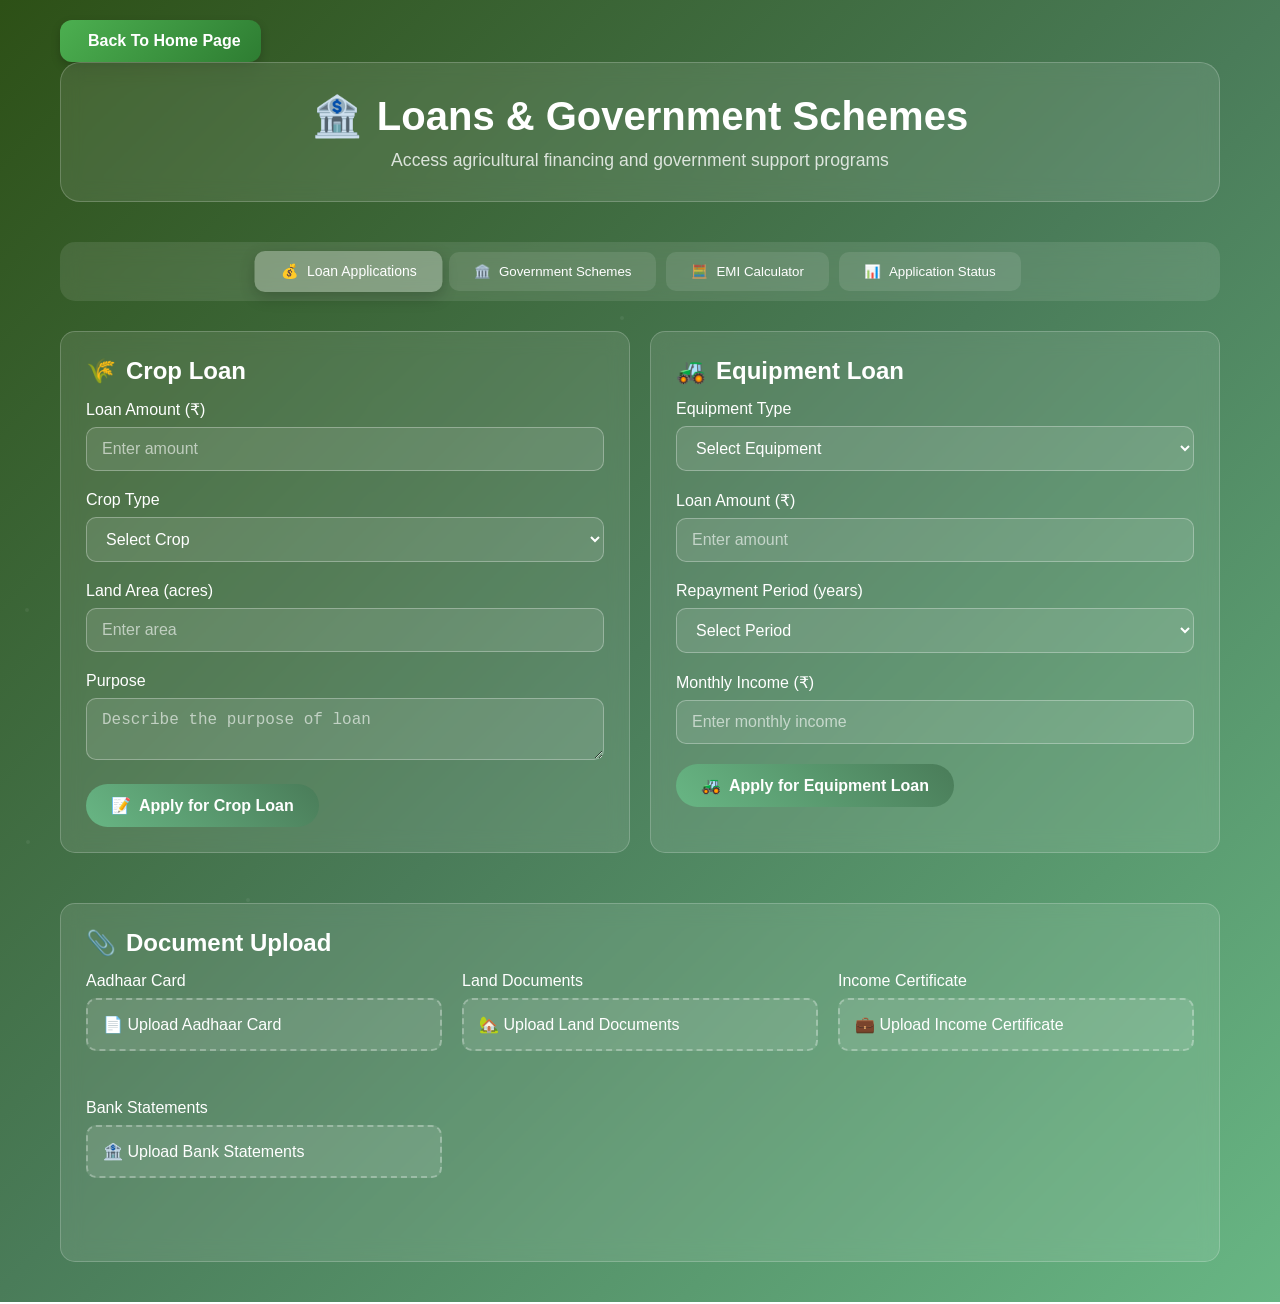
<file: loans.html>
<!DOCTYPE html>
<html lang="en">
<head>
    <meta charset="UTF-8">
    <meta name="viewport" content="width=device-width, initial-scale=1.0">
    <title>Digital Krishi Officer - Loans & Schemes</title>
    <style>
        * {
            margin: 0;
            padding: 0;
            box-sizing: border-box;
        }

        body {
            font-family: 'Segoe UI', Tahoma, Geneva, Verdana, sans-serif;
            background: linear-gradient(135deg, #2d5016 0%, #4a7c59 50%, #68b684 100%);
            min-height: 100vh;
            position: relative;
            overflow-x: hidden;
        }

        /* Animated Background */
        .background-animation {
            position: fixed;
            width: 100%;
            height: 100%;
            top: 0;
            left: 0;
            z-index: -1;
            opacity: 0.1;
        }

        .particle {
            position: absolute;
            width: 4px;
            height: 4px;
            background: rgba(255, 255, 255, 0.6);
            border-radius: 50%;
            animation: float 6s ease-in-out infinite;
        }

        @keyframes float {
            0%, 100% { transform: translateY(0px) rotate(0deg); }
            50% { transform: translateY(-20px) rotate(180deg); }
        }

        .container {
            max-width: 1200px;
            margin: 0 auto;
            padding: 20px;
            animation: slideUp 0.8s ease-out;
        }

        @keyframes slideUp {
            from { opacity: 0; transform: translateY(50px); }
            to { opacity: 1; transform: translateY(0); }
        }

        .header {
            text-align: center;
            margin-bottom: 40px;
            background: rgba(255, 255, 255, 0.1);
            backdrop-filter: blur(10px);
            border-radius: 20px;
            padding: 30px;
            border: 1px solid rgba(255, 255, 255, 0.2);
            animation: shimmer 3s ease-in-out infinite;
        }

        @keyframes shimmer {
            0%, 100% { box-shadow: 0 0 20px rgba(255, 255, 255, 0.1); }
            50% { box-shadow: 0 0 40px rgba(255, 255, 255, 0.3); }
        }

        .header h1 {
            color: white;
            font-size: 2.5rem;
            margin-bottom: 10px;
            display: flex;
            align-items: center;
            justify-content: center;
            gap: 15px;
        }

        .header-icon {
            animation: pulse 2s ease-in-out infinite;
        }

        @keyframes pulse {
            0%, 100% { transform: scale(1); }
            50% { transform: scale(1.1); }
        }

        .nav-tabs {
            display: flex;
            justify-content: center;
            margin-bottom: 30px;
            background: rgba(255, 255, 255, 0.1);
            border-radius: 15px;
            padding: 10px;
            backdrop-filter: blur(10px);
            gap: 10px;
            flex-wrap: wrap;
        }

        .nav-tab {
            padding: 12px 25px;
            background: rgba(255, 255, 255, 0.1);
            color: white;
            border: none;
            border-radius: 10px;
            cursor: pointer;
            transition: all 0.3s ease;
            font-weight: 500;
            display: flex;
            align-items: center;
            gap: 8px;
        }

        .nav-tab:hover, .nav-tab.active {
            background: rgba(255, 255, 255, 0.3);
            transform: scale(1.05);
            box-shadow: 0 5px 15px rgba(0, 0, 0, 0.2);
        }

        .tab-content {
            display: none;
            animation: fadeIn 0.5s ease-in;
        }

        .tab-content.active {
            display: block;
        }

        @keyframes fadeIn {
            from { opacity: 0; transform: translateY(20px); }
            to { opacity: 1; transform: translateY(0); }
        }

        .card {
            background: rgba(255, 255, 255, 0.1);
            backdrop-filter: blur(10px);
            border-radius: 15px;
            padding: 25px;
            margin-bottom: 20px;
            border: 1px solid rgba(255, 255, 255, 0.2);
            transition: all 0.3s ease;
            animation: scaleIn 0.6s ease-out;
        }

        @keyframes scaleIn {
            from { opacity: 0; transform: scale(0.9); }
            to { opacity: 1; transform: scale(1); }
        }

        .card:hover {
            transform: translateY(-5px);
            box-shadow: 0 10px 30px rgba(0, 0, 0, 0.3);
        }

        .card h3 {
            color: white;
            font-size: 1.5rem;
            margin-bottom: 15px;
            display: flex;
            align-items: center;
            gap: 10px;
        }

        .form-group {
            margin-bottom: 20px;
        }

        .form-group label {
            display: block;
            color: white;
            margin-bottom: 8px;
            font-weight: 500;
        }

        .form-group input, .form-group select, .form-group textarea {
            width: 100%;
            padding: 12px 15px;
            border: 1px solid rgba(255, 255, 255, 0.3);
            border-radius: 10px;
            background: rgba(255, 255, 255, 0.1);
            color: white;
            font-size: 16px;
            transition: all 0.3s ease;
        }

        .form-group input:focus, .form-group select:focus, .form-group textarea:focus {
            outline: none;
            border-color: #68b684;
            box-shadow: 0 0 10px rgba(104, 182, 132, 0.3);
            transform: scale(1.02);
        }

        .form-group input::placeholder, .form-group textarea::placeholder {
            color: rgba(255, 255, 255, 0.6);
        }

        .btn {
            background: linear-gradient(45deg, #68b684, #4a7c59);
            color: white;
            border: none;
            padding: 12px 25px;
            border-radius: 25px;
            cursor: pointer;
            font-size: 16px;
            font-weight: 600;
            transition: all 0.3s ease;
            display: inline-flex;
            align-items: center;
            gap: 8px;
        }

        .btn:hover {
            transform: translateY(-2px);
            box-shadow: 0 8px 20px rgba(0, 0, 0, 0.3);
            background: linear-gradient(45deg, #4a7c59, #2d5016);
        }

        .grid {
            display: grid;
            grid-template-columns: repeat(auto-fit, minmax(300px, 1fr));
            gap: 20px;
            margin-bottom: 30px;
        }

        .scheme-card {
            background: rgba(255, 255, 255, 0.1);
            backdrop-filter: blur(10px);
            border-radius: 15px;
            padding: 20px;
            border: 1px solid rgba(255, 255, 255, 0.2);
            transition: all 0.3s ease;
            cursor: pointer;
        }

        .scheme-card:hover {
            transform: translateY(-5px) scale(1.02);
            box-shadow: 0 15px 35px rgba(0, 0, 0, 0.3);
        }

        .eligibility-badge {
            display: inline-block;
            padding: 5px 12px;
            border-radius: 20px;
            font-size: 0.8rem;
            font-weight: bold;
            margin-top: 10px;
        }

        .eligible {
            background: #4CAF50;
            color: white;
        }

        .not-eligible {
            background: #f44336;
            color: white;
        }

        .calculator-result {
            background: rgba(255, 255, 255, 0.2);
            border-radius: 10px;
            padding: 20px;
            margin-top: 20px;
            text-align: center;
        }

        .result-value {
            font-size: 2rem;
            font-weight: bold;
            color: #68b684;
            animation: countUp 1s ease-out;
        }

        @keyframes countUp {
            from { opacity: 0; transform: scale(0.5); }
            to { opacity: 1; transform: scale(1); }
        }

        .file-upload {
            position: relative;
            display: inline-block;
            cursor: pointer;
            width: 100%;
        }

        .file-upload input[type=file] {
            position: absolute;
            left: -9999px;
        }

        .file-upload-label {
            display: flex;
            align-items: center;
            justify-content: center;
            gap: 10px;
            padding: 15px;
            border: 2px dashed rgba(255, 255, 255, 0.3);
            border-radius: 10px;
            background: rgba(255, 255, 255, 0.1);
            color: white;
            transition: all 0.3s ease;
        }

        .file-upload-label:hover {
            border-color: #68b684;
            background: rgba(255, 255, 255, 0.2);
        }
        .homepagebtn {
  display: inline-flex;
  align-items: center;
  gap: 8px; /* space between icon and text */
  padding: 12px 20px;
  background: linear-gradient(135deg, #4CAF50, #2E7D32); /* green gradient */
  color: #fff;
  font-size: 16px;
  font-weight: 600;
  text-decoration: none; /* remove underline */
  border-radius: 12px;
  box-shadow: 0 4px 10px rgba(0, 0, 0, 0.2);
  transition: all 0.3s ease;
}

.homepagebtn i {
  font-size: 18px; /* icon size */
}

.homepagebtn:hover {
  background: linear-gradient(135deg, #66BB6A, #388E3C); /* lighter on hover */
  transform: translateY(-3px); /* lift effect */
  box-shadow: 0 6px 15px rgba(0, 0, 0, 0.25);
}

.homepagebtn:active {
  transform: translateY(-1px); /* smaller lift on click */
  box-shadow: 0 3px 8px rgba(0, 0, 0, 0.2);
}


        .status-badge {
            display: inline-block;
            padding: 5px 15px;
            border-radius: 20px;
            font-size: 0.9rem;
            font-weight: bold;
        }

        .status-pending { background: #ff9800; color: white; }
        .status-approved { background: #4CAF50; color: white; }
        .status-rejected { background: #f44336; color: white; }

        @media (max-width: 768px) {
            .container {
                padding: 15px;
            }

            .header h1 {
                font-size: 1.8rem;
            }

            .nav-tabs {
                flex-direction: column;
                gap: 5px;
            }

            .grid {
                grid-template-columns: 1fr;
            }
        }
    </style>
</head>
<body>
    <div class="background-animation"></div>
    

    <div class="container">
        <a href="index.html" class="homepagebtn">
                <i class="fa-solid fa-house"></i>
                Back To Home Page 
            </a>
        <div class="header">
            <h1>
                <span class="header-icon">🏦</span>
                Loans & Government Schemes
            </h1>
            <p style="color: rgba(255, 255, 255, 0.8); font-size: 1.1rem;">Access agricultural financing and government support programs</p>
        </div>

        <div class="nav-tabs">
            <button class="nav-tab active" onclick="showTab('loans')">
                <span>💰</span> Loan Applications
            </button>
            <button class="nav-tab" onclick="showTab('schemes')">
                <span>🏛️</span> Government Schemes
            </button>
            <button class="nav-tab" onclick="showTab('calculator')">
                <span>🧮</span> EMI Calculator
            </button>
            <button class="nav-tab" onclick="showTab('status')">
                <span>📊</span> Application Status
            </button>
        </div>

        <!-- Loan Applications Tab -->
        <div id="loans" class="tab-content active">
            <div class="grid">
                <div class="card">
                    <h3><span>🌾</span> Crop Loan</h3>
                    <form id="cropLoanForm">
                        <div class="form-group">
                            <label>Loan Amount (₹)</label>
                            <input type="number" placeholder="Enter amount" required>
                        </div>
                        <div class="form-group">
                            <label>Crop Type</label>
                            <select required>
                                <option value="">Select Crop</option>
                                <option value="rice">Rice</option>
                                <option value="wheat">Wheat</option>
                                <option value="sugarcane">Sugarcane</option>
                                <option value="cotton">Cotton</option>
                            </select>
                        </div>
                        <div class="form-group">
                            <label>Land Area (acres)</label>
                            <input type="number" placeholder="Enter area" required>
                        </div>
                        <div class="form-group">
                            <label>Purpose</label>
                            <textarea placeholder="Describe the purpose of loan" required></textarea>
                        </div>
                        <button type="submit" class="btn">
                            <span>📝</span> Apply for Crop Loan
                        </button>
                    </form>
                </div>

                <div class="card">
                    <h3><span>🚜</span> Equipment Loan</h3>
                    <form id="equipmentLoanForm">
                        <div class="form-group">
                            <label>Equipment Type</label>
                            <select required>
                                <option value="">Select Equipment</option>
                                <option value="tractor">Tractor</option>
                                <option value="harvester">Harvester</option>
                                <option value="plough">Plough</option>
                                <option value="irrigation">Irrigation System</option>
                            </select>
                        </div>
                        <div class="form-group">
                            <label>Loan Amount (₹)</label>
                            <input type="number" placeholder="Enter amount" required>
                        </div>
                        <div class="form-group">
                            <label>Repayment Period (years)</label>
                            <select required>
                                <option value="">Select Period</option>
                                <option value="3">3 Years</option>
                                <option value="5">5 Years</option>
                                <option value="7">7 Years</option>
                                <option value="10">10 Years</option>
                            </select>
                        </div>
                        <div class="form-group">
                            <label>Monthly Income (₹)</label>
                            <input type="number" placeholder="Enter monthly income" required>
                        </div>
                        <button type="submit" class="btn">
                            <span>🚜</span> Apply for Equipment Loan
                        </button>
                    </form>
                </div>
            </div>

            <div class="card">
                <h3><span>📎</span> Document Upload</h3>
                <div class="grid">
                    <div class="form-group">
                        <label>Aadhaar Card</label>
                        <div class="file-upload">
                            <input type="file" id="aadhaar" accept=".pdf,.jpg,.jpeg,.png">
                            <label for="aadhaar" class="file-upload-label">
                                <span>📄</span> Upload Aadhaar Card
                            </label>
                        </div>
                    </div>
                    <div class="form-group">
                        <label>Land Documents</label>
                        <div class="file-upload">
                            <input type="file" id="land" accept=".pdf,.jpg,.jpeg,.png">
                            <label for="land" class="file-upload-label">
                                <span>🏡</span> Upload Land Documents
                            </label>
                        </div>
                    </div>
                    <div class="form-group">
                        <label>Income Certificate</label>
                        <div class="file-upload">
                            <input type="file" id="income" accept=".pdf,.jpg,.jpeg,.png">
                            <label for="income" class="file-upload-label">
                                <span>💼</span> Upload Income Certificate
                            </label>
                        </div>
                    </div>
                    <div class="form-group">
                        <label>Bank Statements</label>
                        <div class="file-upload">
                            <input type="file" id="bank" accept=".pdf">
                            <label for="bank" class="file-upload-label">
                                <span>🏦</span> Upload Bank Statements
                            </label>
                        </div>
                    </div>
                </div>
            </div>
        </div>

        <!-- Government Schemes Tab -->
        <div id="schemes" class="tab-content">
            <div class="grid">
                <div class="scheme-card" onclick="checkEligibility('pmkisan')">
                    <h3><span>🌾</span> PM-KISAN Scheme</h3>
                    <p style="color: rgba(255, 255, 255, 0.8); margin-bottom: 10px;">
                        Direct income support of ₹6000 per year to farmer families
                    </p>
                    <div class="eligibility-badge eligible">Check Eligibility</div>
                </div>

                <div class="scheme-card" onclick="checkEligibility('fasal')">
                    <h3><span>🛡️</span> Pradhan Mantri Fasal Bima Yojana</h3>
                    <p style="color: rgba(255, 255, 255, 0.8); margin-bottom: 10px;">
                        Crop insurance scheme providing financial support to farmers
                    </p>
                    <div class="eligibility-badge eligible">Check Eligibility</div>
                </div>

                <div class="scheme-card" onclick="checkEligibility('kusum')">
                    <h3><span>☀️</span> PM-KUSUM Scheme</h3>
                    <p style="color: rgba(255, 255, 255, 0.8); margin-bottom: 10px;">
                        Solar agriculture and allied activities scheme
                    </p>
                    <div class="eligibility-badge eligible">Check Eligibility</div>
                </div>

                <div class="scheme-card" onclick="checkEligibility('kcc')">
                    <h3><span>💳</span> Kisan Credit Card</h3>
                    <p style="color: rgba(255, 255, 255, 0.8); margin-bottom: 10px;">
                        Credit facility for agriculture and allied activities
                    </p>
                    <div class="eligibility-badge eligible">Check Eligibility</div>
                </div>

                <div class="scheme-card" onclick="checkEligibility('mgnrega')">
                    <h3><span>👷</span> MGNREGA</h3>
                    <p style="color: rgba(255, 255, 255, 0.8); margin-bottom: 10px;">
                        Guaranteed 100 days of wage employment per year
                    </p>
                    <div class="eligibility-badge eligible">Check Eligibility</div>
                </div>

                <div class="scheme-card" onclick="checkEligibility('soil')">
                    <h3><span>🔬</span> Soil Health Card Scheme</h3>
                    <p style="color: rgba(255, 255, 255, 0.8); margin-bottom: 10px;">
                        Free soil testing and health card for farmers
                    </p>
                    <div class="eligibility-badge eligible">Check Eligibility</div>
                </div>
            </div>

            <div class="card">
                <h3><span>✅</span> Eligibility Checker</h3>
                <div class="form-group">
                    <label>Land Ownership (acres)</label>
                    <input type="number" id="landSize" placeholder="Enter land size">
                </div>
                <div class="form-group">
                    <label>Annual Income (₹)</label>
                    <input type="number" id="annualIncome" placeholder="Enter annual income">
                </div>
                <div class="form-group">
                    <label>Farmer Category</label>
                    <select id="farmerCategory">
                        <option value="">Select Category</option>
                        <option value="small">Small Farmer (< 2 acres)</option>
                        <option value="marginal">Marginal Farmer (< 1 acre)</option>
                        <option value="large">Large Farmer (> 2 acres)</option>
                    </select>
                </div>
                <button class="btn" onclick="checkAllEligibility()">
                    <span>🔍</span> Check Eligibility
                </button>
                <div id="eligibilityResults" style="margin-top: 20px;"></div>
            </div>
        </div>

        <!-- EMI Calculator Tab -->
        <div id="calculator" class="tab-content">
            <div class="card">
                <h3><span>🧮</span> Loan EMI Calculator</h3>
                <div class="grid">
                    <div>
                        <div class="form-group">
                            <label>Loan Amount (₹)</label>
                            <input type="number" id="loanAmount" placeholder="Enter loan amount" oninput="calculateEMI()">
                        </div>
                        <div class="form-group">
                            <label>Interest Rate (%)</label>
                            <input type="number" id="interestRate" placeholder="Enter interest rate" step="0.1" oninput="calculateEMI()">
                        </div>
                        <div class="form-group">
                            <label>Loan Tenure (years)</label>
                            <input type="number" id="loanTenure" placeholder="Enter tenure" oninput="calculateEMI()">
                        </div>
                    </div>
                    <div class="calculator-result">
                        <h4 style="color: white; margin-bottom: 10px;">Monthly EMI</h4>
                        <div class="result-value" id="emiResult">₹ 0</div>
                        <div style="margin-top: 15px; color: rgba(255, 255, 255, 0.8);">
                            <p>Total Interest: <span id="totalInterest">₹ 0</span></p>
                            <p>Total Amount: <span id="totalAmount">₹ 0</span></p>
                        </div>
                    </div>
                </div>
                
                <div style="margin-top: 30px;">
                    <h4 style="color: white; margin-bottom: 15px;">Interest Rates for Agricultural Loans</h4>
                    <div class="grid">
                        <div style="background: rgba(255, 255, 255, 0.1); padding: 15px; border-radius: 10px;">
                            <h5 style="color: #68b684;">Crop Loan</h5>
                            <p style="color: white;">7% - 9% per annum</p>
                        </div>
                        <div style="background: rgba(255, 255, 255, 0.1); padding: 15px; border-radius: 10px;">
                            <h5 style="color: #68b684;">Equipment Loan</h5>
                            <p style="color: white;">8.5% - 12% per annum</p>
                        </div>
                        <div style="background: rgba(255, 255, 255, 0.1); padding: 15px; border-radius: 10px;">
                            <h5 style="color: #68b684;">KCC Interest</h5>
                            <p style="color: white;">4% - 7% per annum</p>
                        </div>
                    </div>
                </div>
            </div>
        </div>

        <!-- Application Status Tab -->
        <div id="status" class="tab-content">
            <div class="card">
                <h3><span>📊</span> Application Status Tracking</h3>
                <div class="form-group">
                    <label>Application ID</label>
                    <input type="text" id="applicationId" placeholder="Enter your application ID">
                </div>
                <button class="btn" onclick="checkStatus()">
                    <span>🔍</span> Check Status
                </button>
            </div>

            <div class="grid" id="statusResults">
                <div class="card">
                    <h4 style="color: white;">Crop Loan Application</h4>
                    <p style="color: rgba(255, 255, 255, 0.8);">Application ID: KCC/2024/001234</p>
                    <p style="color: rgba(255, 255, 255, 0.8);">Applied: 15 Jan 2024</p>
                    <span class="status-badge status-approved">Approved</span>
                    <p style="margin-top: 10px; color: rgba(255, 255, 255, 0.8);">
                        Sanctioned Amount: ₹2,50,000
                    </p>
                </div>

                <div class="card">
                    <h4 style="color: white;">PM-KISAN Application</h4>
                    <p style="color: rgba(255, 255, 255, 0.8);">Application ID: PMKISAN/2024/567890</p>
                    <p style="color: rgba(255, 255, 255, 0.8);">Applied: 22 Jan 2024</p>
                    <span class="status-badge status-pending">Under Review</span>
                    <p style="margin-top: 10px; color: rgba(255, 255, 255, 0.8);">
                        Expected Processing: 7-10 days
                    </p>
                </div>

                <div class="card">
                    <h4 style="color: white;">Equipment Loan</h4>
                    <p style="color: rgba(255, 255, 255, 0.8);">Application ID: EQL/2024/112233</p>
                    <p style="color: rgba(255, 255, 255, 0.8);">Applied: 28 Jan 2024</p>
                    <span class="status-badge status-rejected">Documents Required</span>
                    <p style="margin-top: 10px; color: rgba(255, 255, 255, 0.8);">
                        Missing: Income Certificate
                    </p>
                </div>
            </div>
        </div>
    </div>

    <script>
        // Tab functionality
        function showTab(tabName) {
            const tabs = document.querySelectorAll('.tab-content');
            const navTabs = document.querySelectorAll('.nav-tab');
            
            tabs.forEach(tab => tab.classList.remove('active'));
            navTabs.forEach(navTab => navTab.classList.remove('active'));
            
            document.getElementById(tabName).classList.add('active');
            event.target.classList.add('active');
        }

        // EMI Calculator
        function calculateEMI() {
            const loanAmount = parseFloat(document.getElementById('loanAmount').value) || 0;
            const interestRate = parseFloat(document.getElementById('interestRate').value) || 0;
            const loanTenure = parseFloat(document.getElementById('loanTenure').value) || 0;

            if (loanAmount > 0 && interestRate > 0 && loanTenure > 0) {
                const monthlyRate = interestRate / (12 * 100);
                const numberOfPayments = loanTenure * 12;
                
                const emi = (loanAmount * monthlyRate * Math.pow(1 + monthlyRate, numberOfPayments)) / 
                           (Math.pow(1 + monthlyRate, numberOfPayments) - 1);
                
                const totalAmount = emi * numberOfPayments;
                const totalInterest = totalAmount - loanAmount;

                document.getElementById('emiResult').textContent = `₹ ${Math.round(emi).toLocaleString('en-IN')}`;
                document.getElementById('totalInterest').textContent = `₹ ${Math.round(totalInterest).toLocaleString('en-IN')}`;
                document.getElementById('totalAmount').textContent = `₹ ${Math.round(totalAmount).toLocaleString('en-IN')}`;
            }
        }

        // Eligibility Checker
        function checkEligibility(scheme) {
            const schemes = {
                pmkisan: "You are eligible for PM-KISAN scheme. You can receive ₹6000 per year.",
                fasal: "You are eligible for Fasal Bima Yojana. Premium is subsidized up to 85%.",
                kusum: "You are eligible for PM-KUSUM scheme. Get 60% subsidy on solar pumps.",
                kcc: "You are eligible for Kisan Credit Card with interest rate starting from 4%.",
                mgnrega: "You are eligible for MGNREGA. Guaranteed 100 days employment per year.",
                soil: "You are eligible for free Soil Health Card and soil testing."
            };
            
            alert(schemes[scheme] || "Please check eligibility criteria.");
        }

        function checkAllEligibility() {
            const landSize = parseFloat(document.getElementById('landSize').value) || 0;
            const income = parseFloat(document.getElementById('annualIncome').value) || 0;
            const category = document.getElementById('farmerCategory').value;

            let results = '<h4 style="color: white; margin-bottom: 15px;">Eligibility Results:</h4>';
            
            if (landSize > 0) {
                results += '<div style="background: rgba(255, 255, 255, 0.1); padding: 15px; border-radius: 10px; margin-bottom: 10px;">';
                results += '<h5 style="color: #68b684;">PM-KISAN Scheme</h5>';
                results += landSize <= 2 ? '<span class="eligible">✅ Eligible</span>' : '<span class="not-eligible">❌ Not Eligible</span>';
                results += '</div>';

                results += '<div style="background: rgba(255, 255, 255, 0.1); padding: 15px; border-radius: 10px; margin-bottom: 10px;">';
                results += '<h5 style="color: #68b684;">Kisan Credit Card</h5>';
                results += '<span class="eligible">✅ Eligible</span>';
                results += '</div>';

                results += '<div style="background: rgba(255, 255, 255, 0.1); padding: 15px; border-radius: 10px; margin-bottom: 10px;">';
                results += '<h5 style="color: #68b684;">Crop Insurance</h5>';
                results += '<span class="eligible">✅ Eligible</span>';
                results += '</div>';
            }

            document.getElementById('eligibilityResults').innerHTML = results;
        }

        // Status Checker
        function checkStatus() {
            const appId = document.getElementById('applicationId').value;
            if (appId) {
                alert(`Status for Application ID: ${appId}\nStatus: Under Review\nExpected completion: 5-7 business days`);
            } else {
                alert('Please enter a valid Application ID');
            }
        }

        // Form submissions
        document.getElementById('cropLoanForm').addEventListener('submit', function(e) {
            e.preventDefault();
            alert('Crop loan application submitted successfully! Application ID: CL/2024/' + Math.random().toString(36).substr(2, 9).toUpperCase());
        });

        document.getElementById('equipmentLoanForm').addEventListener('submit', function(e) {
            e.preventDefault();
            alert('Equipment loan application submitted successfully! Application ID: EL/2024/' + Math.random().toString(36).substr(2, 9).toUpperCase());
        });

        // Create floating particles
        function createParticles() {
            const container = document.querySelector('.background-animation');
            for (let i = 0; i < 20; i++) {
                const particle = document.createElement('div');
                particle.className = 'particle';
                particle.style.left = Math.random() * 100 + '%';
                particle.style.top = Math.random() * 100 + '%';
                particle.style.animationDelay = Math.random() * 6 + 's';
                particle.style.animationDuration = (Math.random() * 3 + 3) + 's';
                container.appendChild(particle);
            }
        }

        // Initialize
        createParticles();
    </script>
</body>
</html>
</file>
<file: style.css>
/* Digital Krishi Officer - Farmer-Friendly CSS */

/* Reset and Base Styles */
* {
    margin: 0;
    padding: 0;
    box-sizing: border-box;
}

html {
    scroll-behavior: smooth;
}

body {
    font-family: 'Poppins', sans-serif;
    line-height: 1.6;
    color: #2d5016;
    background-color: #f8fdf5;
    font-size: 16px;
}

/* Color Palette - Green & Earthy Tones */
:root {
    --primary-green: #4a7c36;
    --secondary-green: #6ba644;
    --light-green: #e8f5e8;
    --dark-green: #2d5016;
    --earth-brown: #8b4513;
    --golden-yellow: #f4d03f;
    --warm-orange: #e67e22;
    --cream: #faf7f0;
    --white: #ffffff;
    --light-gray: #f4f4f4;
    --text-gray: #555555;
    --border-color: #ddd;
    --shadow: rgba(74, 124, 54, 0.1);
    --hover-shadow: rgba(74, 124, 54, 0.2);
}

/* Container */
.container {
    max-width: 1200px;
    margin: 0 auto;
    padding: 0 20px;
}

/* Header Styles */
.header {
    background: linear-gradient(135deg, var(--primary-green), var(--secondary-green));
    box-shadow: 0 2px 10px var(--shadow);
    position: sticky;
    top: 0;
    z-index: 1000;
}

.nav-container {
    max-width: 1200px;
    margin: 0 auto;
    padding: 0 20px;
    display: flex;
    justify-content: space-between;
    align-items: center;
    min-height: 70px;
}

.logo {
    display: flex;
    align-items: center;
    gap: 12px;
}

.logo-img {
    width: 45px;
    height: 45px;
    border-radius: 50%;
    background: var(--white);
    padding: 8px;
    box-shadow: 0 2px 8px rgba(0,0,0,0.1);
}

.logo-text {
    color: var(--white);
    font-size: 1.4rem;
    font-weight: 600;
    display: none;
}

/* Navigation Menu */
.nav-menu {
    display: flex;
    list-style: none;
    align-items: center;
    gap: 30px;
}

.nav-link {
    color: var(--white);
    text-decoration: none;
    font-weight: 500;
    font-size: 1.1rem;
    padding: 8px 16px;
    border-radius: 25px;
    transition: all 0.3s ease;
}

.nav-link:hover,
.nav-link.active {
    background: rgba(255, 255, 255, 0.2);
    transform: translateY(-2px);
}

/* Language Switcher */
.language-switcher {
    position: relative;
}

.lang-btn {
    background: rgba(255, 255, 255, 0.2);
    border: none;
    color: var(--white);
    padding: 8px 15px;
    border-radius: 20px;
    cursor: pointer;
    display: flex;
    align-items: center;
    gap: 8px;
    font-size: 0.95rem;
    transition: all 0.3s ease;
}

.lang-btn:hover {
    background: rgba(255, 255, 255, 0.3);
}

.lang-dropdown {
    position: absolute;
    top: 100%;
    right: 0;
    background: var(--white);
    border-radius: 8px;
    box-shadow: 0 4px 15px rgba(0,0,0,0.1);
    min-width: 120px;
    display: none;
    z-index: 1001;
}

.lang-dropdown.show {
    display: block;
}

.lang-option {
    display: block;
    width: 100%;
    padding: 12px 16px;
    border: none;
    background: none;
    color: var(--dark-green);
    cursor: pointer;
    font-size: 0.95rem;
    text-align: left;
}

.lang-option:hover {
    background: var(--light-green);
}

/* Mobile Menu Toggle */
.mobile-menu-toggle {
    display: none;
    flex-direction: column;
    background: none;
    border: none;
    cursor: pointer;
    gap: 4px;
}

.mobile-menu-toggle span {
    width: 25px;
    height: 3px;
    background: var(--white);
    border-radius: 3px;
    transition: all 0.3s ease;
}

/* Hero Section */
.hero {
    background: linear-gradient(135deg, var(--light-green), var(--cream));
    padding: 80px 0;
    overflow: hidden;
}

.hero-container {
    max-width: 1200px;
    margin: 0 auto;
    padding: 0 20px;
    display: grid;
    grid-template-columns: 1fr 1fr;
    gap: 50px;
    align-items: center;
}

.hero-content h1 {
    font-size: 3.5rem;
    font-weight: 700;
    color: var(--primary-green);
    margin-bottom: 20px;
    line-height: 1.2;
}

.hero-subtitle {
    font-size: 1.3rem;
    color: var(--text-gray);
    margin-bottom: 30px;
    font-weight: 400;
}

.cta-button {
    background: linear-gradient(135deg, var(--secondary-green), var(--primary-green));
    color: var(--white);
    border: none;
    padding: 18px 35px;
    font-size: 1.2rem;
    font-weight: 600;
    border-radius: 50px;
    cursor: pointer;
    display: inline-flex;
    align-items: center;
    gap: 12px;
    transition: all 0.3s ease;
    box-shadow: 0 4px 15px var(--shadow);
}

.cta-button:hover {
    transform: translateY(-3px);
    box-shadow: 0 6px 20px var(--hover-shadow);
}

.hero-image {
    display: flex;
    justify-content: center;
    align-items: center;
}

.hero-icon {
    font-size: 12rem;
    color: var(--secondary-green);
    opacity: 0.8;
    animation: float 3s ease-in-out infinite;
}

@keyframes float {
    0%, 100% { transform: translateY(0px); }
    50% { transform: translateY(-20px); }
}

/* Features Section */
.features {
    padding: 100px 0;
    background: var(--white);
}

.section-title {
    font-size: 2.8rem;
    font-weight: 700;
    color: var(--primary-green);
    text-align: center;
    margin-bottom: 15px;
}

.section-subtitle {
    font-size: 1.2rem;
    color: var(--text-gray);
    text-align: center;
    margin-bottom: 60px;
}

.features-grid {
    display: grid;
    grid-template-columns: repeat(auto-fit, minmax(350px, 1fr));
    gap: 30px;
    margin-top: 50px;
}

.feature-card {
    background: var(--white);
    border-radius: 20px;
    padding: 40px 30px;
    text-align: center;
    border: 2px solid var(--light-green);
    transition: all 0.3s ease;
    cursor: pointer;
    position: relative;
    box-shadow: 0 5px 15px var(--shadow);
}

.feature-card:hover {
    transform: translateY(-8px);
    box-shadow: 0 15px 35px var(--hover-shadow);
    border-color: var(--secondary-green);
}

.feature-icon {
    width: 80px;
    height: 80px;
    background: linear-gradient(135deg, var(--secondary-green), var(--primary-green));
    border-radius: 50%;
    display: flex;
    align-items: center;
    justify-content: center;
    margin: 0 auto 25px;
    font-size: 2.2rem;
    color: var(--white);
}

.feature-title {
    font-size: 1.4rem;
    font-weight: 600;
    color: var(--primary-green);
    margin-bottom: 15px;
}

.feature-desc {
    font-size: 1rem;
    color: var(--text-gray);
    line-height: 1.6;
}

/* AI Feature Special Styling */
.ai-feature {
    background: linear-gradient(135deg, var(--light-green), var(--cream));
    border-color: var(--golden-yellow);
    position: relative;
    overflow: hidden;
}

.ai-feature::before {
    content: '';
    position: absolute;
    top: -50%;
    left: -50%;
    width: 200%;
    height: 200%;
    background: linear-gradient(45deg, transparent, rgba(244, 208, 63, 0.1), transparent);
    animation: shimmer 3s infinite;
}

@keyframes shimmer {
    0% { transform: rotate(0deg); }
    100% { transform: rotate(360deg); }
}

.ai-badge {
    position: absolute;
    top: 15px;
    right: 15px;
    background: var(--golden-yellow);
    color: var(--dark-green);
    padding: 5px 10px;
    border-radius: 15px;
    font-size: 0.8rem;
    font-weight: 600;
    display: flex;
    align-items: center;
    gap: 5px;
}

/* Quick Actions Section */
.quick-actions {
    padding: 80px 0;
    background: linear-gradient(135deg, var(--light-green), var(--cream));
}

.actions-grid {
    display: grid;
    grid-template-columns: repeat(auto-fit, minmax(250px, 1fr));
    gap: 30px;
    margin-top: 40px;
}

.action-btn {
    background: var(--white);
    border: 2px solid var(--secondary-green);
    color: var(--primary-green);
    padding: 25px;
    border-radius: 15px;
    font-size: 1.1rem;
    font-weight: 600;
    cursor: pointer;
    display: flex;
    flex-direction: column;
    align-items: center;
    gap: 15px;
    transition: all 0.3s ease;
    text-decoration: none;
    box-shadow: 0 4px 15px var(--shadow);
}

.action-btn:hover {
    background: var(--secondary-green);
    color: var(--white);
    transform: translateY(-5px);
    box-shadow: 0 8px 25px var(--hover-shadow);
}

.action-btn i {
    font-size: 2.5rem;
}

/* Footer */
.footer {
    background: var(--dark-green);
    color: var(--white);
    padding: 60px 0 20px;
}

.footer-content {
    display: grid;
    grid-template-columns: repeat(auto-fit, minmax(250px, 1fr));
    gap: 40px;
    margin-bottom: 40px;
}

.footer-section h4 {
    font-size: 1.2rem;
    font-weight: 600;
    margin-bottom: 20px;
    color: var(--golden-yellow);
}

.footer-section ul {
    list-style: none;
}

.footer-section ul li {
    margin-bottom: 10px;
}

.footer-section a {
    color: var(--white);
    text-decoration: none;
    opacity: 0.8;
    transition: opacity 0.3s ease;
}

.footer-section a:hover {
    opacity: 1;
}

.footer-bottom {
    padding-top: 20px;
    border-top: 1px solid rgba(255, 255, 255, 0.1);
    text-align: center;
    opacity: 0.7;
}

/* Responsive Design */
@media (max-width: 768px) {
    /* Logo text visible on mobile */
    .logo-text {
        display: block;
        font-size: 1.1rem;
    }
    
    /* Mobile Navigation */
    .mobile-menu-toggle {
        display: flex;
    }
    
    .nav-menu {
        position: fixed;
        top: 70px;
        left: -100%;
        width: 100%;
        height: calc(100vh - 70px);
        background: var(--primary-green);
        flex-direction: column;
        justify-content: flex-start;
        align-items: center;
        padding-top: 50px;
        transition: left 0.3s ease;
        gap: 20px;
    }
    
    .nav-menu.active {
        left: 0;
    }
    
    .nav-link {
        font-size: 1.3rem;
        padding: 15px 25px;
        width: 80%;
        text-align: center;
    }
    
    /* Hero Section */
    .hero-container {
        grid-template-columns: 1fr;
        gap: 40px;
        text-align: center;
    }
    
    .hero-content h1 {
        font-size: 2.5rem;
    }
    
    .hero-subtitle {
        font-size: 1.1rem;
    }
    
    .hero-icon {
        font-size: 8rem;
    }
    
    /* Features Grid */
    .features-grid {
        grid-template-columns: 1fr;
        gap: 25px;
    }
    
    .feature-card {
        padding: 30px 25px;
    }
    
    /* Section Titles */
    .section-title {
        font-size: 2.2rem;
    }
    
    /* Actions Grid */
    .actions-grid {
        grid-template-columns: 1fr;
        gap: 20px;
    }
    
    /* Footer */
    .footer-content {
        grid-template-columns: 1fr;
        gap: 30px;
        text-align: center;
    }
}

@media (max-width: 480px) {
    .container {
        padding: 0 15px;
    }
    
    .hero {
        padding: 60px 0;
    }
    
    .hero-content h1 {
        font-size: 2rem;
    }
    
    .features {
        padding: 60px 0;
    }
    
    .features-grid {
        grid-template-columns: 1fr;
    }
    
    .feature-card {
        padding: 25px 20px;
    }
    
    .section-title {
        font-size: 1.8rem;
    }
    
    .quick-actions {
        padding: 60px 0;
    }
}

/* Accessibility */
.sr-only {
    position: absolute;
    width: 1px;
    height: 1px;
    padding: 0;
    margin: -1px;
    overflow: hidden;
    clip: rect(0, 0, 0, 0);
    white-space: nowrap;
    border: 0;
}

/* Focus States */
button:focus,
a:focus,
input:focus {
    outline: 2px solid var(--secondary-green);
    outline-offset: 2px;
}

/* Loading Animation */
.loading {
    opacity: 0.6;
    pointer-events: none;
}

/* Notification System */
.notification {
    position: fixed;
    top: 20px;
    right: 20px;
    max-width: 350px;
    background: var(--white);
    border-radius: 10px;
    box-shadow: 0 10px 30px rgba(0,0,0,0.2);
    z-index: 9999;
    transform: translateX(400px);
    opacity: 0;
    transition: all 0.3s ease;
}

.notification.show {
    transform: translateX(0);
    opacity: 1;
}

.notification-content {
    padding: 20px;
    display: flex;
    align-items: flex-start;
    gap: 15px;
}

.notification-message {
    flex: 1;
    font-size: 0.95rem;
    line-height: 1.4;
    color: var(--dark-green);
}

.notification-close {
    background: none;
    border: none;
    font-size: 1.2rem;
    color: var(--text-gray);
    cursor: pointer;
    padding: 0;
    width: 20px;
    height: 20px;
    display: flex;
    align-items: center;
    justify-content: center;
}

.notification-success {
    border-left: 4px solid var(--secondary-green);
}

.notification-error {
    border-left: 4px solid #e74c3c;
}

.notification-warning {
    border-left: 4px solid var(--golden-yellow);
}

.notification-info {
    border-left: 4px solid #3498db;
}

/* Form Error States */
.form-group input.error,
.form-group select.error,
.form-group textarea.error {
    border-color: #e74c3c;
    box-shadow: 0 0 0 3px rgba(231, 76, 60, 0.1);
}

.field-error {
    color: #e74c3c;
    font-size: 0.85rem;
    margin-top: 5px;
}

/* Voice Recording Animation */
.recording {
    animation: pulse-red 1.5s infinite;
}

@keyframes pulse-red {
    0%, 100% {
        box-shadow: 0 0 0 0 rgba(231, 76, 60, 0.4);
    }
    50% {
        box-shadow: 0 0 0 10px rgba(231, 76, 60, 0);
    }
}

/* Utility Classes */
.text-center { text-align: center; }
.text-left { text-align: left; }
.text-right { text-align: right; }
.mt-1 { margin-top: 0.5rem; }
.mt-2 { margin-top: 1rem; }
.mb-1 { margin-bottom: 0.5rem; }
.mb-2 { margin-bottom: 1rem; }
</file>
<file: contact.css>
/* Contact & Help Page Styles */

/* Quick Help Section */
.quick-help {
    padding: 60px 0;
    background: var(--light-green);
}

.help-grid {
    display: grid;
    grid-template-columns: repeat(auto-fit, minmax(300px, 1fr));
    gap: 30px;
    margin-top: 40px;
}

.help-card {
    background: var(--white);
    border-radius: 20px;
    padding: 40px 30px;
    text-align: center;
    box-shadow: 0 5px 20px rgba(0,0,0,0.08);
    transition: all 0.3s ease;
    cursor: pointer;
    position: relative;
    overflow: hidden;
}

.help-card::before {
    content: '';
    position: absolute;
    top: 0;
    left: -100%;
    width: 100%;
    height: 100%;
    background: linear-gradient(90deg, transparent, rgba(107, 166, 68, 0.1), transparent);
    transition: left 0.5s ease;
}

.help-card:hover::before {
    left: 100%;
}

.help-card:hover {
    transform: translateY(-10px);
    box-shadow: 0 15px 40px rgba(0,0,0,0.15);
}

.help-card.emergency {
    border: 2px solid var(--warm-orange);
    background: linear-gradient(135deg, #fff, #fff8f0);
}

.help-icon {
    width: 80px;
    height: 80px;
    background: linear-gradient(135deg, var(--secondary-green), var(--primary-green));
    border-radius: 50%;
    display: flex;
    align-items: center;
    justify-content: center;
    margin: 0 auto 25px;
    font-size: 2rem;
    color: var(--white);
    position: relative;
}

.emergency .help-icon {
    background: linear-gradient(135deg, var(--warm-orange), #e74c3c);
    animation: pulse 2s infinite;
}

@keyframes pulse {
    0%, 100% { transform: scale(1); }
    50% { transform: scale(1.05); }
}

.help-card h3 {
    font-size: 1.4rem;
    font-weight: 600;
    color: var(--dark-green);
    margin-bottom: 15px;
}

.helpline-number {
    font-size: 1.8rem;
    font-weight: 700;
    color: var(--warm-orange);
    margin-bottom: 10px;
}

.help-card p {
    color: var(--text-gray);
    margin-bottom: 25px;
    line-height: 1.5;
}

.help-btn {
    background: linear-gradient(135deg, var(--secondary-green), var(--primary-green));
    color: var(--white);
    border: none;
    padding: 12px 25px;
    border-radius: 25px;
    font-size: 1rem;
    font-weight: 600;
    cursor: pointer;
    display: inline-flex;
    align-items: center;
    gap: 10px;
    transition: all 0.3s ease;
    position: relative;
    overflow: hidden;
}

.help-btn:hover {
    transform: translateY(-2px);
    box-shadow: 0 5px 15px rgba(74, 124, 54, 0.3);
}

.emergency-btn {
    background: linear-gradient(135deg, var(--warm-orange), #e74c3c);
}

.voice-btn {
    background: linear-gradient(135deg, var(--golden-yellow), var(--warm-orange));
    color: var(--dark-green);
}

/* Contact Information Section */
.contact-info {
    padding: 80px 0;
    background: var(--white);
}

.contact-grid {
    display: grid;
    grid-template-columns: 1fr 1fr;
    gap: 60px;
    align-items: flex-start;
}

.contact-methods {
    display: flex;
    flex-direction: column;
    gap: 30px;
}

.contact-method {
    display: flex;
    align-items: flex-start;
    gap: 20px;
    padding: 25px;
    background: var(--light-green);
    border-radius: 15px;
    transition: transform 0.3s ease;
}

.contact-method:hover {
    transform: translateX(5px);
}

.method-icon {
    width: 60px;
    height: 60px;
    background: linear-gradient(135deg, var(--secondary-green), var(--primary-green));
    border-radius: 50%;
    display: flex;
    align-items: center;
    justify-content: center;
    font-size: 1.5rem;
    color: var(--white);
    flex-shrink: 0;
}

.method-info h4 {
    font-size: 1.2rem;
    font-weight: 600;
    color: var(--dark-green);
    margin-bottom: 10px;
}

.method-info p {
    color: var(--text-gray);
    margin-bottom: 5px;
    font-size: 0.95rem;
}

/* Contact Form */
.contact-form-section {
    background: var(--light-gray);
    padding: 40px;
    border-radius: 20px;
    box-shadow: 0 5px 20px rgba(0,0,0,0.05);
}

.contact-form {
    display: flex;
    flex-direction: column;
    gap: 25px;
}

.form-group {
    display: flex;
    flex-direction: column;
}

.form-group label {
    font-weight: 500;
    color: var(--dark-green);
    margin-bottom: 8px;
    font-size: 1rem;
}

.form-group input,
.form-group select,
.form-group textarea {
    padding: 15px;
    border: 2px solid var(--border-color);
    border-radius: 10px;
    font-size: 1rem;
    background: var(--white);
    transition: all 0.3s ease;
    font-family: inherit;
}

.form-group input:focus,
.form-group select:focus,
.form-group textarea:focus {
    outline: none;
    border-color: var(--secondary-green);
    box-shadow: 0 0 0 3px rgba(107, 166, 68, 0.1);
}

.form-group textarea {
    resize: vertical;
    min-height: 120px;
}

.submit-btn {
    background: linear-gradient(135deg, var(--secondary-green), var(--primary-green));
    color: var(--white);
    border: none;
    padding: 18px 35px;
    border-radius: 10px;
    font-size: 1.1rem;
    font-weight: 600;
    cursor: pointer;
    display: flex;
    align-items: center;
    justify-content: center;
    gap: 12px;
    transition: all 0.3s ease;
    align-self: flex-start;
}

.submit-btn:hover {
    transform: translateY(-2px);
    box-shadow: 0 5px 20px rgba(74, 124, 54, 0.3);
}

/* FAQ Section */
.faq-section {
    padding: 80px 0;
    background: var(--cream);
}

.faq-container {
    max-width: 800px;
    margin: 0 auto;
}

.faq-item {
    background: var(--white);
    border-radius: 10px;
    margin-bottom: 15px;
    box-shadow: 0 2px 10px rgba(0,0,0,0.05);
    overflow: hidden;
}

.faq-question {
    padding: 25px 30px;
    cursor: pointer;
    display: flex;
    justify-content: space-between;
    align-items: center;
    background: var(--white);
    transition: background 0.3s ease;
    border-bottom: 1px solid var(--border-color);
}

.faq-question:hover {
    background: var(--light-green);
}

.faq-question h4 {
    font-size: 1.1rem;
    font-weight: 600;
    color: var(--dark-green);
    margin: 0;
    flex: 1;
}

.faq-question i {
    color: var(--secondary-green);
    font-size: 1rem;
    transition: transform 0.3s ease;
}

.faq-item.active .faq-question i {
    transform: rotate(180deg);
}

.faq-answer {
    padding: 0 30px;
    max-height: 0;
    overflow: hidden;
    transition: all 0.3s ease;
    background: var(--white);
}

.faq-item.active .faq-answer {
    padding: 25px 30px;
    max-height: 200px;
}

.faq-answer p {
    color: var(--text-gray);
    line-height: 1.6;
    margin: 0;
}

/* Chat Widget */
.chat-widget {
    position: fixed;
    bottom: 100px;
    right: 20px;
    width: 350px;
    height: 500px;
    background: var(--white);
    border-radius: 20px;
    box-shadow: 0 10px 30px rgba(0,0,0,0.2);
    display: none;
    flex-direction: column;
    z-index: 1000;
    overflow: hidden;
}

.chat-widget.active {
    display: flex;
}

.chat-header {
    background: linear-gradient(135deg, var(--primary-green), var(--secondary-green));
    color: var(--white);
    padding: 20px;
    display: flex;
    justify-content: space-between;
    align-items: center;
}

.chat-title {
    display: flex;
    align-items: center;
    gap: 10px;
    font-weight: 600;
}

.chat-close {
    background: none;
    border: none;
    color: var(--white);
    font-size: 1.2rem;
    cursor: pointer;
    opacity: 0.8;
    transition: opacity 0.3s ease;
}

.chat-close:hover {
    opacity: 1;
}

.chat-messages {
    flex: 1;
    padding: 20px;
    overflow-y: auto;
    background: var(--light-gray);
}

.message {
    margin-bottom: 15px;
    animation: slideIn 0.3s ease;
}

.message p {
    padding: 12px 15px;
    border-radius: 15px;
    margin: 0;
    line-height: 1.4;
    font-size: 0.95rem;
}

.bot-message p {
    background: var(--white);
    color: var(--dark-green);
    border-bottom-left-radius: 5px;
    box-shadow: 0 2px 5px rgba(0,0,0,0.1);
}

.user-message p {
    background: var(--secondary-green);
    color: var(--white);
    margin-left: auto;
    max-width: 80%;
    border-bottom-right-radius: 5px;
}

@keyframes slideIn {
    from {
        opacity: 0;
        transform: translateY(10px);
    }
    to {
        opacity: 1;
        transform: translateY(0);
    }
}

.chat-input-area {
    padding: 20px;
    background: var(--white);
    border-top: 1px solid var(--border-color);
    display: flex;
    gap: 10px;
}

.chat-input-area input {
    flex: 1;
    padding: 12px 15px;
    border: 2px solid var(--border-color);
    border-radius: 25px;
    font-size: 0.95rem;
    background: var(--light-gray);
}

.chat-input-area input:focus {
    outline: none;
    border-color: var(--secondary-green);
    background: var(--white);
}

.chat-input-area button {
    width: 45px;
    height: 45px;
    background: linear-gradient(135deg, var(--secondary-green), var(--primary-green));
    color: var(--white);
    border: none;
    border-radius: 50%;
    cursor: pointer;
    display: flex;
    align-items: center;
    justify-content: center;
    transition: transform 0.3s ease;
}

.chat-input-area button:hover {
    transform: scale(1.05);
}

/* Chat Toggle Button */
.chat-toggle {
    position: fixed;
    bottom: 20px;
    right: 20px;
    width: 60px;
    height: 60px;
    background: linear-gradient(135deg, var(--secondary-green), var(--primary-green));
    color: var(--white);
    border: none;
    border-radius: 50%;
    cursor: pointer;
    display: flex;
    align-items: center;
    justify-content: center;
    font-size: 1.5rem;
    box-shadow: 0 4px 20px rgba(74, 124, 54, 0.3);
    transition: all 0.3s ease;
    z-index: 999;
    position: relative;
}

.chat-toggle:hover {
    transform: scale(1.1);
    box-shadow: 0 6px 25px rgba(74, 124, 54, 0.4);
}

.chat-notification {
    position: absolute;
    top: -5px;
    right: -5px;
    width: 20px;
    height: 20px;
    background: var(--warm-orange);
    color: var(--white);
    border-radius: 50%;
    font-size: 0.8rem;
    display: flex;
    align-items: center;
    justify-content: center;
    font-weight: 600;
    animation: bounce 2s infinite;
}

@keyframes bounce {
    0%, 20%, 50%, 80%, 100% { transform: translateY(0); }
    40% { transform: translateY(-5px); }
    60% { transform: translateY(-3px); }
}

/* Responsive Design */
@media (max-width: 768px) {
    .help-grid {
        grid-template-columns: 1fr;
        gap: 20px;
    }
    
    .contact-grid {
        grid-template-columns: 1fr;
        gap: 40px;
    }
    
    .contact-form-section {
        padding: 30px 25px;
    }
    
    .contact-method {
        padding: 20px;
    }
    
    .method-icon {
        width: 50px;
        height: 50px;
        font-size: 1.2rem;
    }
    
    .chat-widget {
        width: calc(100vw - 40px);
        height: 400px;
        bottom: 90px;
        right: 20px;
    }
    
    .faq-question {
        padding: 20px;
    }
    
    .faq-answer {
        padding: 0 20px;
    }
    
    .faq-item.active .faq-answer {
        padding: 20px;
    }
}

@media (max-width: 480px) {
    .help-card {
        padding: 30px 20px;
    }
    
    .help-icon {
        width: 60px;
        height: 60px;
        font-size: 1.5rem;
    }
    
    .helpline-number {
        font-size: 1.5rem;
    }
    
    .contact-method {
        flex-direction: column;
        align-items: center;
        text-align: center;
        gap: 15px;
    }
    
    .faq-question h4 {
        font-size: 1rem;
    }
    
    .chat-toggle {
        width: 50px;
        height: 50px;
        font-size: 1.2rem;
    }
}

/* Loading States */
.loading {
    opacity: 0.6;
    pointer-events: none;
}

.spinner {
    width: 20px;
    height: 20px;
    border: 2px solid transparent;
    border-top: 2px solid currentColor;
    border-radius: 50%;
    animation: spin 1s linear infinite;
}

@keyframes spin {
    0% { transform: rotate(0deg); }
    100% { transform: rotate(360deg); }
}

/* Success/Error Messages */
.form-message {
    padding: 15px;
    border-radius: 10px;
    margin-bottom: 20px;
    font-weight: 500;
}

.form-message.success {
    background: rgba(107, 166, 68, 0.1);
    color: var(--primary-green);
    border: 1px solid rgba(107, 166, 68, 0.3);
}

.form-message.error {
    background: rgba(231, 76, 60, 0.1);
    color: #e74c3c;
    border: 1px solid rgba(231, 76, 60, 0.3);
}
</file>
